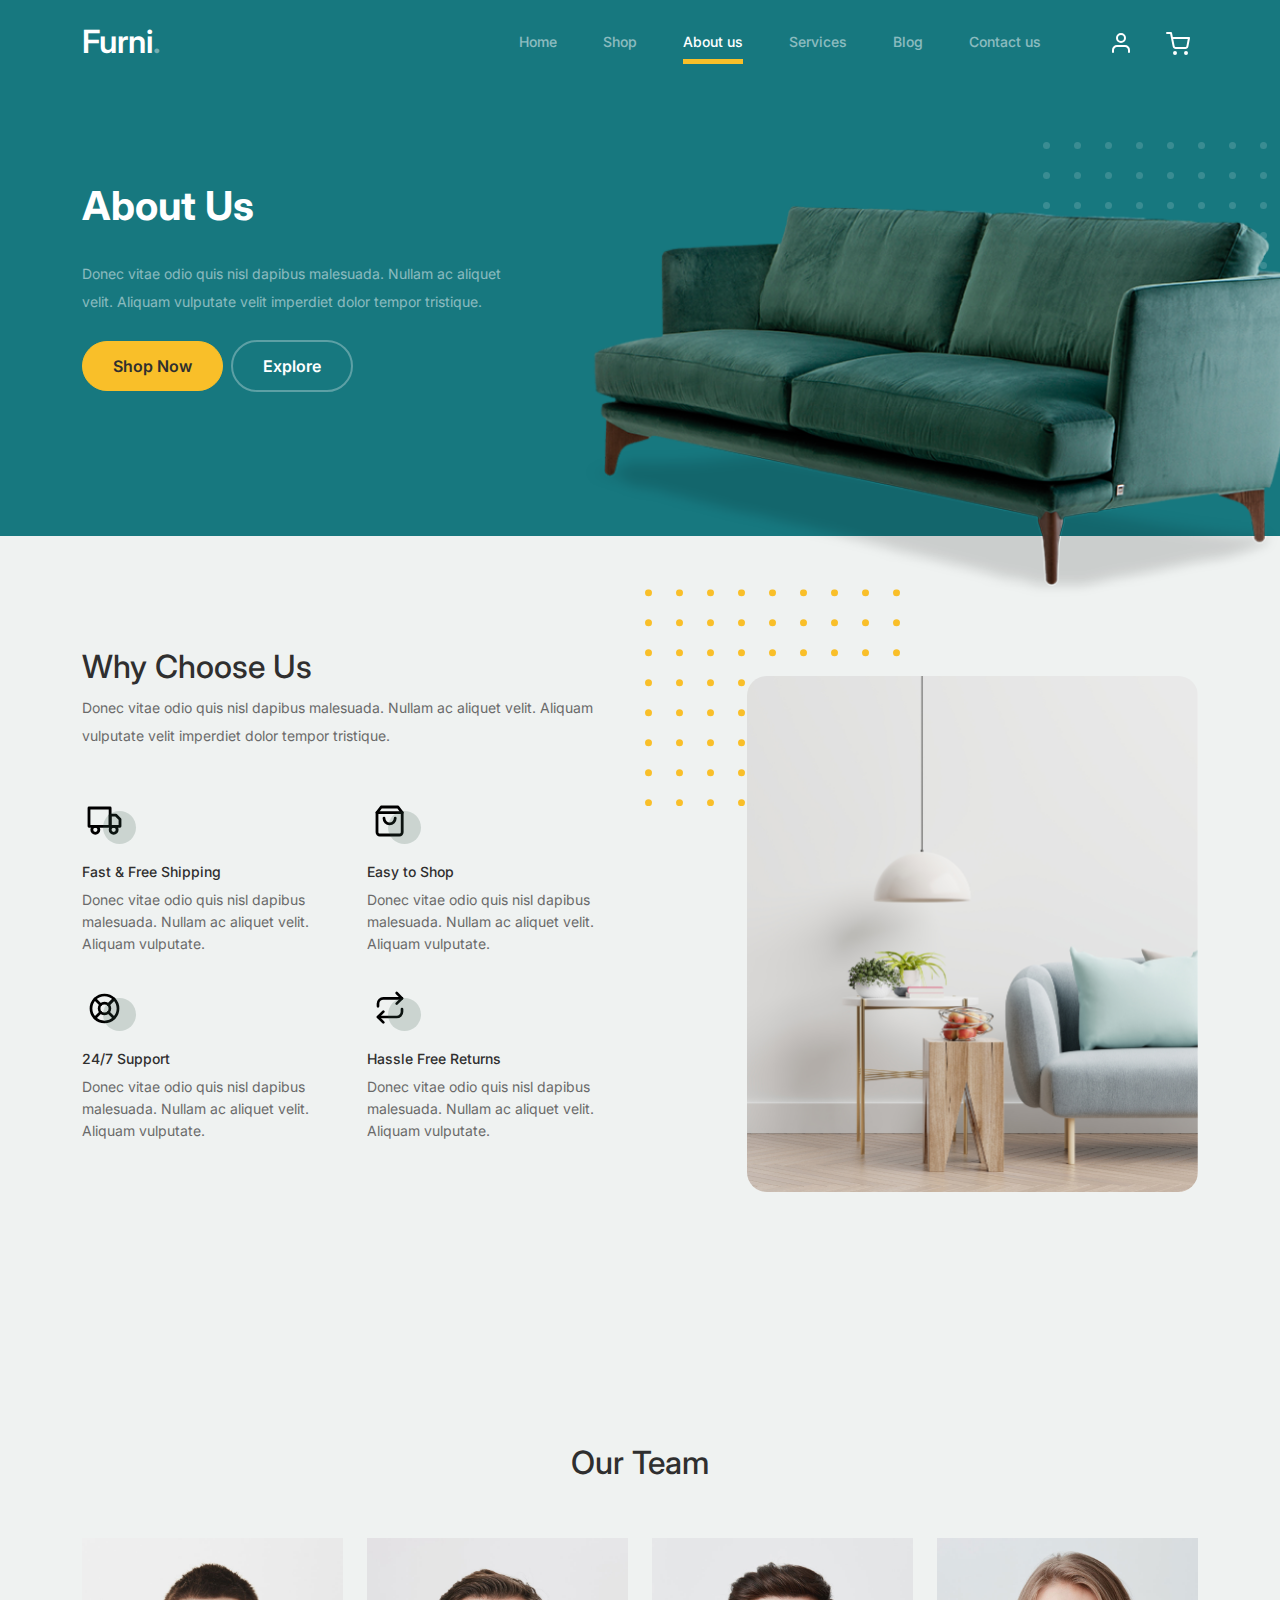
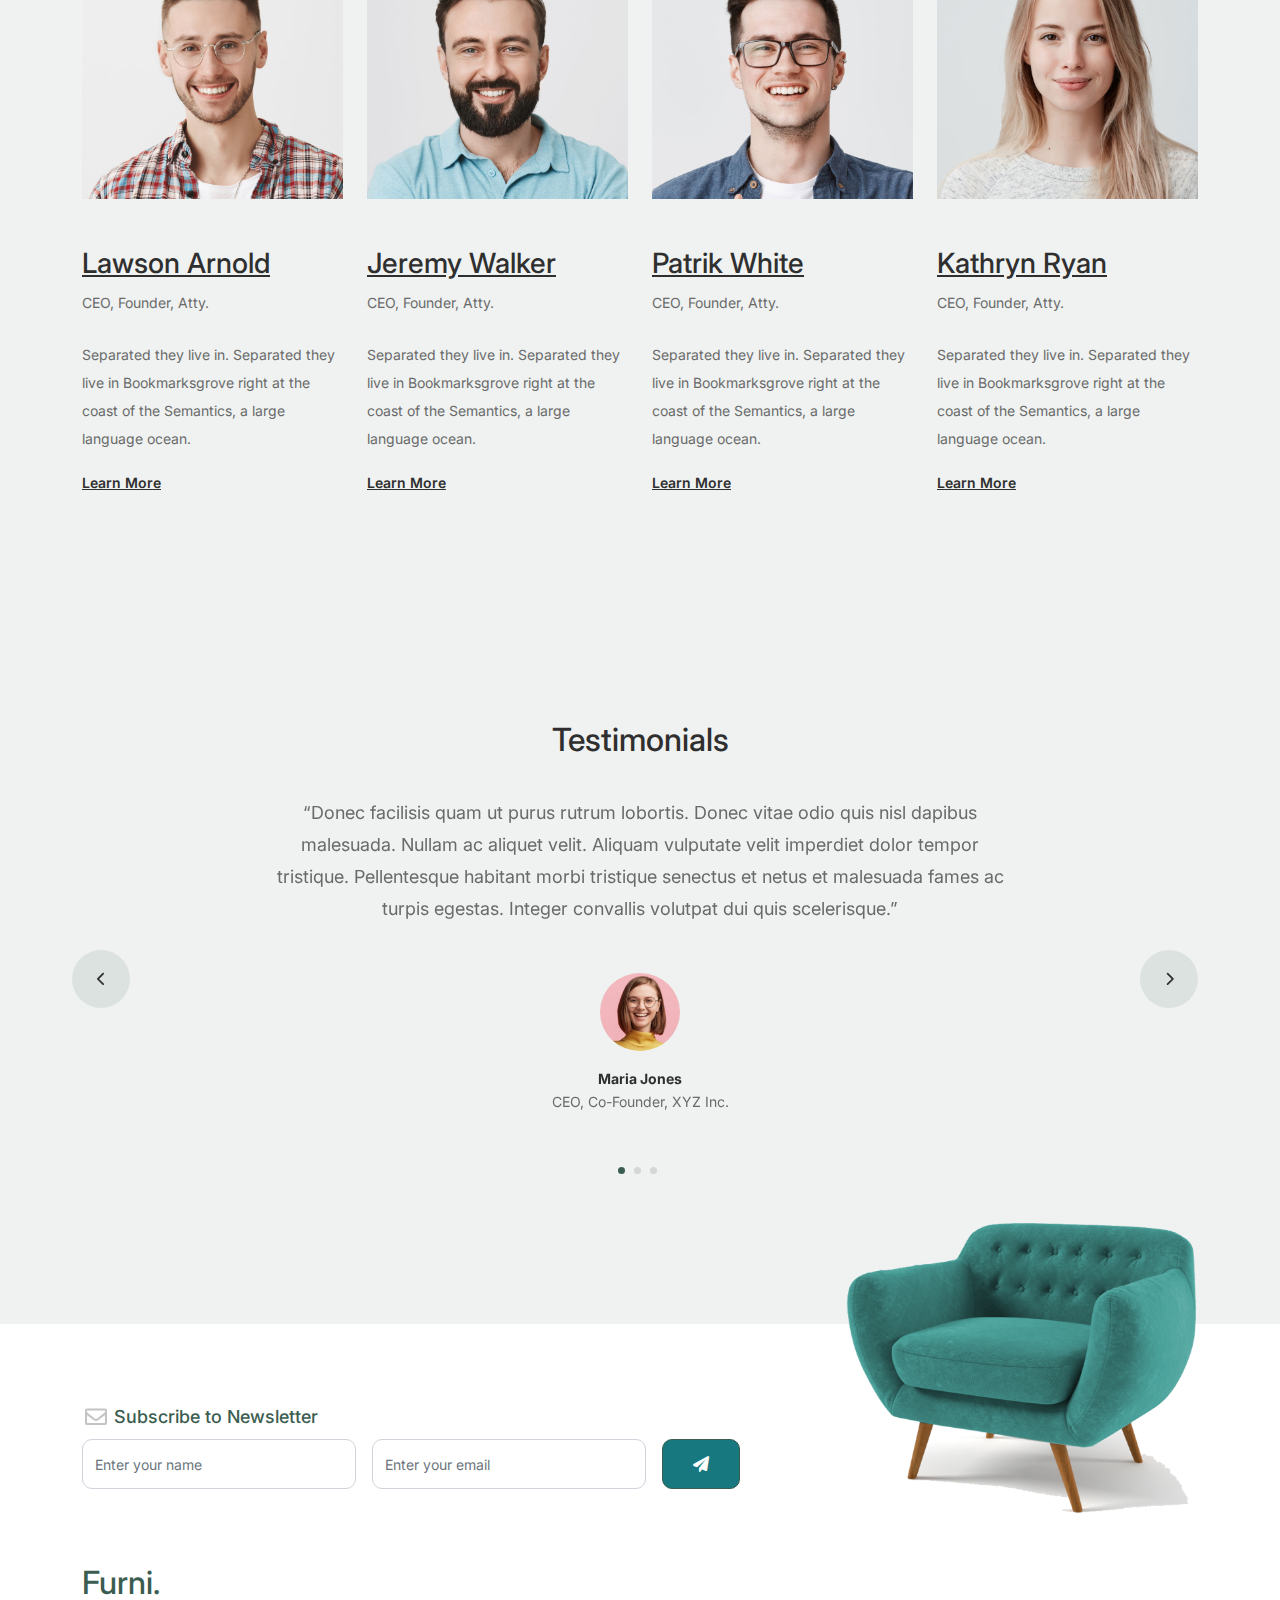
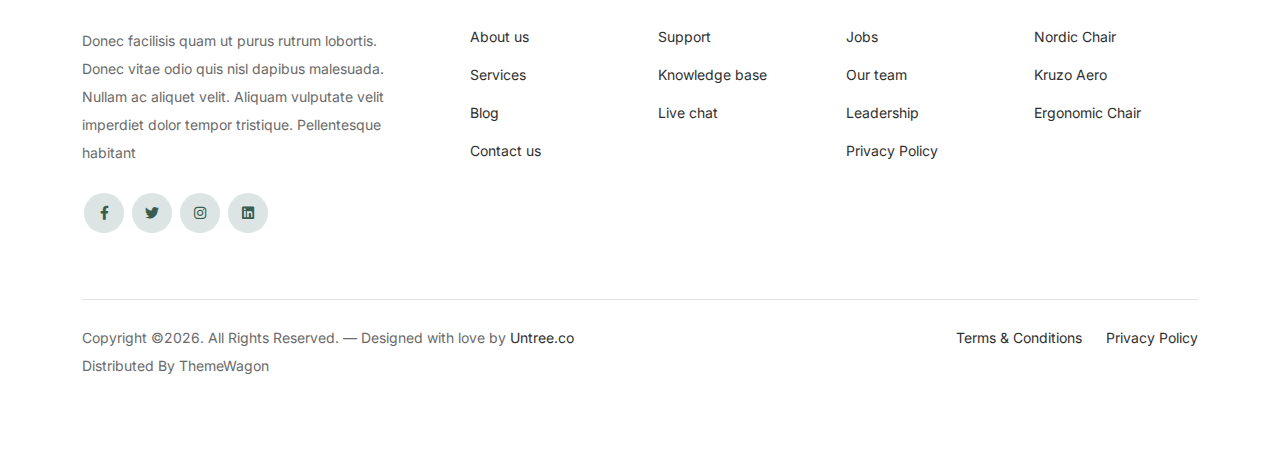
<file: furni-1.0.0/about.html>
<!-- /*
* Bootstrap 5
* Template Name: Furni
* Template Author: Untree.co
* Template URI: https://untree.co/
* License: https://creativecommons.org/licenses/by/3.0/
*/ -->
<!doctype html>
<html lang="en">
<head>
  <meta charset="utf-8">
  <meta name="viewport" content="width=device-width, initial-scale=1, shrink-to-fit=no">
  <meta name="author" content="Untree.co">
  <link rel="shortcut icon" href="favicon.png">

  <meta name="description" content="" />
  <meta name="keywords" content="bootstrap, bootstrap4" />

		<!-- Bootstrap CSS -->
		<link href="css/bootstrap.min.css" rel="stylesheet">
		<link href="https://cdnjs.cloudflare.com/ajax/libs/font-awesome/6.0.0-beta3/css/all.min.css" rel="stylesheet">
		<link href="css/tiny-slider.css" rel="stylesheet">
		<link href="css/style.css" rel="stylesheet">
		<title>Furni Free Bootstrap 5 Template for Furniture and Interior Design Websites by Untree.co </title>
	</head>

	<body>

		<!-- Start Header/Navigation -->
		<nav class="custom-navbar navbar navbar navbar-expand-md navbar-dark bg-dark" arial-label="Furni navigation bar">

			<div class="container">
				<a class="navbar-brand" href="index.html">Furni<span>.</span></a>

				<button class="navbar-toggler" type="button" data-bs-toggle="collapse" data-bs-target="#navbarsFurni" aria-controls="navbarsFurni" aria-expanded="false" aria-label="Toggle navigation">
					<span class="navbar-toggler-icon"></span>
				</button>

				<div class="collapse navbar-collapse" id="navbarsFurni">
					<ul class="custom-navbar-nav navbar-nav ms-auto mb-2 mb-md-0">
						<li class="nav-item ">
							<a class="nav-link" href="index.html">Home</a>
						</li>
						<li><a class="nav-link" href="shop.html">Shop</a></li>
						<li class="active"><a class="nav-link" href="about.html">About us</a></li>
						<li><a class="nav-link" href="services.html">Services</a></li>
						<li><a class="nav-link" href="blog.html">Blog</a></li>
						<li><a class="nav-link" href="contact.html">Contact us</a></li>
					</ul>

					<ul class="custom-navbar-cta navbar-nav mb-2 mb-md-0 ms-5">
						<li><a class="nav-link" href="#"><img src="images/user.svg"></a></li>
						<li><a class="nav-link" href="cart.html"><img src="images/cart.svg"></a></li>
					</ul>
				</div>
			</div>
				
		</nav>
		<!-- End Header/Navigation -->

		<!-- Start Hero Section -->
			<div class="hero">
				<div class="container">
					<div class="row justify-content-between">
						<div class="col-lg-5">
							<div class="intro-excerpt">
								<h1>About Us</h1>
								<p class="mb-4">Donec vitae odio quis nisl dapibus malesuada. Nullam ac aliquet velit. Aliquam vulputate velit imperdiet dolor tempor tristique.</p>
								<p><a href="" class="btn btn-secondary me-2">Shop Now</a><a href="#" class="btn btn-white-outline">Explore</a></p>
							</div>
						</div>
						<div class="col-lg-7">
							<div class="hero-img-wrap">
								<img src="images/couch.png" class="img-fluid">
							</div>
						</div>
					</div>
				</div>
			</div>
		<!-- End Hero Section -->

		

		<!-- Start Why Choose Us Section -->
		<div class="why-choose-section">
			<div class="container">
				<div class="row justify-content-between align-items-center">
					<div class="col-lg-6">
						<h2 class="section-title">Why Choose Us</h2>
						<p>Donec vitae odio quis nisl dapibus malesuada. Nullam ac aliquet velit. Aliquam vulputate velit imperdiet dolor tempor tristique.</p>

						<div class="row my-5">
							<div class="col-6 col-md-6">
								<div class="feature">
									<div class="icon">
										<img src="images/truck.svg" alt="Image" class="imf-fluid">
									</div>
									<h3>Fast &amp; Free Shipping</h3>
									<p>Donec vitae odio quis nisl dapibus malesuada. Nullam ac aliquet velit. Aliquam vulputate.</p>
								</div>
							</div>

							<div class="col-6 col-md-6">
								<div class="feature">
									<div class="icon">
										<img src="images/bag.svg" alt="Image" class="imf-fluid">
									</div>
									<h3>Easy to Shop</h3>
									<p>Donec vitae odio quis nisl dapibus malesuada. Nullam ac aliquet velit. Aliquam vulputate.</p>
								</div>
							</div>

							<div class="col-6 col-md-6">
								<div class="feature">
									<div class="icon">
										<img src="images/support.svg" alt="Image" class="imf-fluid">
									</div>
									<h3>24/7 Support</h3>
									<p>Donec vitae odio quis nisl dapibus malesuada. Nullam ac aliquet velit. Aliquam vulputate.</p>
								</div>
							</div>

							<div class="col-6 col-md-6">
								<div class="feature">
									<div class="icon">
										<img src="images/return.svg" alt="Image" class="imf-fluid">
									</div>
									<h3>Hassle Free Returns</h3>
									<p>Donec vitae odio quis nisl dapibus malesuada. Nullam ac aliquet velit. Aliquam vulputate.</p>
								</div>
							</div>

						</div>
					</div>

					<div class="col-lg-5">
						<div class="img-wrap">
							<img src="images/why-choose-us-img.jpg" alt="Image" class="img-fluid">
						</div>
					</div>

				</div>
			</div>
		</div>
		<!-- End Why Choose Us Section -->

		<!-- Start Team Section -->
		<div class="untree_co-section">
			<div class="container">

				<div class="row mb-5">
					<div class="col-lg-5 mx-auto text-center">
						<h2 class="section-title">Our Team</h2>
					</div>
				</div>

				<div class="row">

					<!-- Start Column 1 -->
					<div class="col-12 col-md-6 col-lg-3 mb-5 mb-md-0">
						<img src="images/person_1.jpg" class="img-fluid mb-5">
						<h3 clas><a href="#"><span class="">Lawson</span> Arnold</a></h3>
            <span class="d-block position mb-4">CEO, Founder, Atty.</span>
            <p>Separated they live in.
            Separated they live in Bookmarksgrove right at the coast of the Semantics, a large language ocean.</p>
            <p class="mb-0"><a href="#" class="more dark">Learn More <span class="icon-arrow_forward"></span></a></p>
					</div> 
					<!-- End Column 1 -->

					<!-- Start Column 2 -->
					<div class="col-12 col-md-6 col-lg-3 mb-5 mb-md-0">
						<img src="images/person_2.jpg" class="img-fluid mb-5">

						<h3 clas><a href="#"><span class="">Jeremy</span> Walker</a></h3>
            <span class="d-block position mb-4">CEO, Founder, Atty.</span>
            <p>Separated they live in.
            Separated they live in Bookmarksgrove right at the coast of the Semantics, a large language ocean.</p>
            <p class="mb-0"><a href="#" class="more dark">Learn More <span class="icon-arrow_forward"></span></a></p>

					</div> 
					<!-- End Column 2 -->

					<!-- Start Column 3 -->
					<div class="col-12 col-md-6 col-lg-3 mb-5 mb-md-0">
						<img src="images/person_3.jpg" class="img-fluid mb-5">
						<h3 clas><a href="#"><span class="">Patrik</span> White</a></h3>
            <span class="d-block position mb-4">CEO, Founder, Atty.</span>
            <p>Separated they live in.
            Separated they live in Bookmarksgrove right at the coast of the Semantics, a large language ocean.</p>
            <p class="mb-0"><a href="#" class="more dark">Learn More <span class="icon-arrow_forward"></span></a></p>
					</div> 
					<!-- End Column 3 -->

					<!-- Start Column 4 -->
					<div class="col-12 col-md-6 col-lg-3 mb-5 mb-md-0">
						<img src="images/person_4.jpg" class="img-fluid mb-5">

						<h3 clas><a href="#"><span class="">Kathryn</span> Ryan</a></h3>
            <span class="d-block position mb-4">CEO, Founder, Atty.</span>
            <p>Separated they live in.
            Separated they live in Bookmarksgrove right at the coast of the Semantics, a large language ocean.</p>
            <p class="mb-0"><a href="#" class="more dark">Learn More <span class="icon-arrow_forward"></span></a></p>

          
					</div> 
					<!-- End Column 4 -->

					

				</div>
			</div>
		</div>
		<!-- End Team Section -->

		

		<!-- Start Testimonial Slider -->
		<div class="testimonial-section before-footer-section">
			<div class="container">
				<div class="row">
					<div class="col-lg-7 mx-auto text-center">
						<h2 class="section-title">Testimonials</h2>
					</div>
				</div>

				<div class="row justify-content-center">
					<div class="col-lg-12">
						<div class="testimonial-slider-wrap text-center">

							<div id="testimonial-nav">
								<span class="prev" data-controls="prev"><span class="fa fa-chevron-left"></span></span>
								<span class="next" data-controls="next"><span class="fa fa-chevron-right"></span></span>
							</div>

							<div class="testimonial-slider">
								
								<div class="item">
									<div class="row justify-content-center">
										<div class="col-lg-8 mx-auto">

											<div class="testimonial-block text-center">
												<blockquote class="mb-5">
													<p>&ldquo;Donec facilisis quam ut purus rutrum lobortis. Donec vitae odio quis nisl dapibus malesuada. Nullam ac aliquet velit. Aliquam vulputate velit imperdiet dolor tempor tristique. Pellentesque habitant morbi tristique senectus et netus et malesuada fames ac turpis egestas. Integer convallis volutpat dui quis scelerisque.&rdquo;</p>
												</blockquote>

												<div class="author-info">
													<div class="author-pic">
														<img src="images/person-1.png" alt="Maria Jones" class="img-fluid">
													</div>
													<h3 class="font-weight-bold">Maria Jones</h3>
													<span class="position d-block mb-3">CEO, Co-Founder, XYZ Inc.</span>
												</div>
											</div>

										</div>
									</div>
								</div> 
								<!-- END item -->

								<div class="item">
									<div class="row justify-content-center">
										<div class="col-lg-8 mx-auto">

											<div class="testimonial-block text-center">
												<blockquote class="mb-5">
													<p>&ldquo;Donec facilisis quam ut purus rutrum lobortis. Donec vitae odio quis nisl dapibus malesuada. Nullam ac aliquet velit. Aliquam vulputate velit imperdiet dolor tempor tristique. Pellentesque habitant morbi tristique senectus et netus et malesuada fames ac turpis egestas. Integer convallis volutpat dui quis scelerisque.&rdquo;</p>
												</blockquote>

												<div class="author-info">
													<div class="author-pic">
														<img src="images/person-1.png" alt="Maria Jones" class="img-fluid">
													</div>
													<h3 class="font-weight-bold">Maria Jones</h3>
													<span class="position d-block mb-3">CEO, Co-Founder, XYZ Inc.</span>
												</div>
											</div>

										</div>
									</div>
								</div> 
								<!-- END item -->

								<div class="item">
									<div class="row justify-content-center">
										<div class="col-lg-8 mx-auto">

											<div class="testimonial-block text-center">
												<blockquote class="mb-5">
													<p>&ldquo;Donec facilisis quam ut purus rutrum lobortis. Donec vitae odio quis nisl dapibus malesuada. Nullam ac aliquet velit. Aliquam vulputate velit imperdiet dolor tempor tristique. Pellentesque habitant morbi tristique senectus et netus et malesuada fames ac turpis egestas. Integer convallis volutpat dui quis scelerisque.&rdquo;</p>
												</blockquote>

												<div class="author-info">
													<div class="author-pic">
														<img src="images/person-1.png" alt="Maria Jones" class="img-fluid">
													</div>
													<h3 class="font-weight-bold">Maria Jones</h3>
													<span class="position d-block mb-3">CEO, Co-Founder, XYZ Inc.</span>
												</div>
											</div>

										</div>
									</div>
								</div> 
								<!-- END item -->

							</div>

						</div>
					</div>
				</div>
			</div>
		</div>
		<!-- End Testimonial Slider -->

		

		<!-- Start Footer Section -->
		<footer class="footer-section">
			<div class="container relative">

				<div class="sofa-img">
					<img src="images/sofa.png" alt="Image" class="img-fluid">
				</div>

				<div class="row">
					<div class="col-lg-8">
						<div class="subscription-form">
							<h3 class="d-flex align-items-center"><span class="me-1"><img src="images/envelope-outline.svg" alt="Image" class="img-fluid"></span><span>Subscribe to Newsletter</span></h3>

							<form action="#" class="row g-3">
								<div class="col-auto">
									<input type="text" class="form-control" placeholder="Enter your name">
								</div>
								<div class="col-auto">
									<input type="email" class="form-control" placeholder="Enter your email">
								</div>
								<div class="col-auto">
									<button class="btn btn-primary">
										<span class="fa fa-paper-plane"></span>
									</button>
								</div>
							</form>

						</div>
					</div>
				</div>

				<div class="row g-5 mb-5">
					<div class="col-lg-4">
						<div class="mb-4 footer-logo-wrap"><a href="#" class="footer-logo">Furni<span>.</span></a></div>
						<p class="mb-4">Donec facilisis quam ut purus rutrum lobortis. Donec vitae odio quis nisl dapibus malesuada. Nullam ac aliquet velit. Aliquam vulputate velit imperdiet dolor tempor tristique. Pellentesque habitant</p>

						<ul class="list-unstyled custom-social">
							<li><a href="#"><span class="fa fa-brands fa-facebook-f"></span></a></li>
							<li><a href="#"><span class="fa fa-brands fa-twitter"></span></a></li>
							<li><a href="#"><span class="fa fa-brands fa-instagram"></span></a></li>
							<li><a href="#"><span class="fa fa-brands fa-linkedin"></span></a></li>
						</ul>
					</div>

					<div class="col-lg-8">
						<div class="row links-wrap">
							<div class="col-6 col-sm-6 col-md-3">
								<ul class="list-unstyled">
									<li><a href="#">About us</a></li>
									<li><a href="#">Services</a></li>
									<li><a href="#">Blog</a></li>
									<li><a href="#">Contact us</a></li>
								</ul>
							</div>

							<div class="col-6 col-sm-6 col-md-3">
								<ul class="list-unstyled">
									<li><a href="#">Support</a></li>
									<li><a href="#">Knowledge base</a></li>
									<li><a href="#">Live chat</a></li>
								</ul>
							</div>

							<div class="col-6 col-sm-6 col-md-3">
								<ul class="list-unstyled">
									<li><a href="#">Jobs</a></li>
									<li><a href="#">Our team</a></li>
									<li><a href="#">Leadership</a></li>
									<li><a href="#">Privacy Policy</a></li>
								</ul>
							</div>

							<div class="col-6 col-sm-6 col-md-3">
								<ul class="list-unstyled">
									<li><a href="#">Nordic Chair</a></li>
									<li><a href="#">Kruzo Aero</a></li>
									<li><a href="#">Ergonomic Chair</a></li>
								</ul>
							</div>
						</div>
					</div>

				</div>

				<div class="border-top copyright">
					<div class="row pt-4">
						<div class="col-lg-6">
							<p class="mb-2 text-center text-lg-start">Copyright &copy;<script>document.write(new Date().getFullYear());</script>. All Rights Reserved. &mdash; Designed with love by <a href="https://untree.co">Untree.co</a> Distributed By <a hreff="https://themewagon.com">ThemeWagon</a>  <!-- License information: https://untree.co/license/ -->
            </p>
						</div>

						<div class="col-lg-6 text-center text-lg-end">
							<ul class="list-unstyled d-inline-flex ms-auto">
								<li class="me-4"><a href="#">Terms &amp; Conditions</a></li>
								<li><a href="#">Privacy Policy</a></li>
							</ul>
						</div>

					</div>
				</div>

			</div>
		</footer>
		<!-- End Footer Section -->	


		<script src="js/bootstrap.bundle.min.js"></script>
		<script src="js/tiny-slider.js"></script>
		<script src="js/custom.js"></script>
	</body>

</html>
</file>
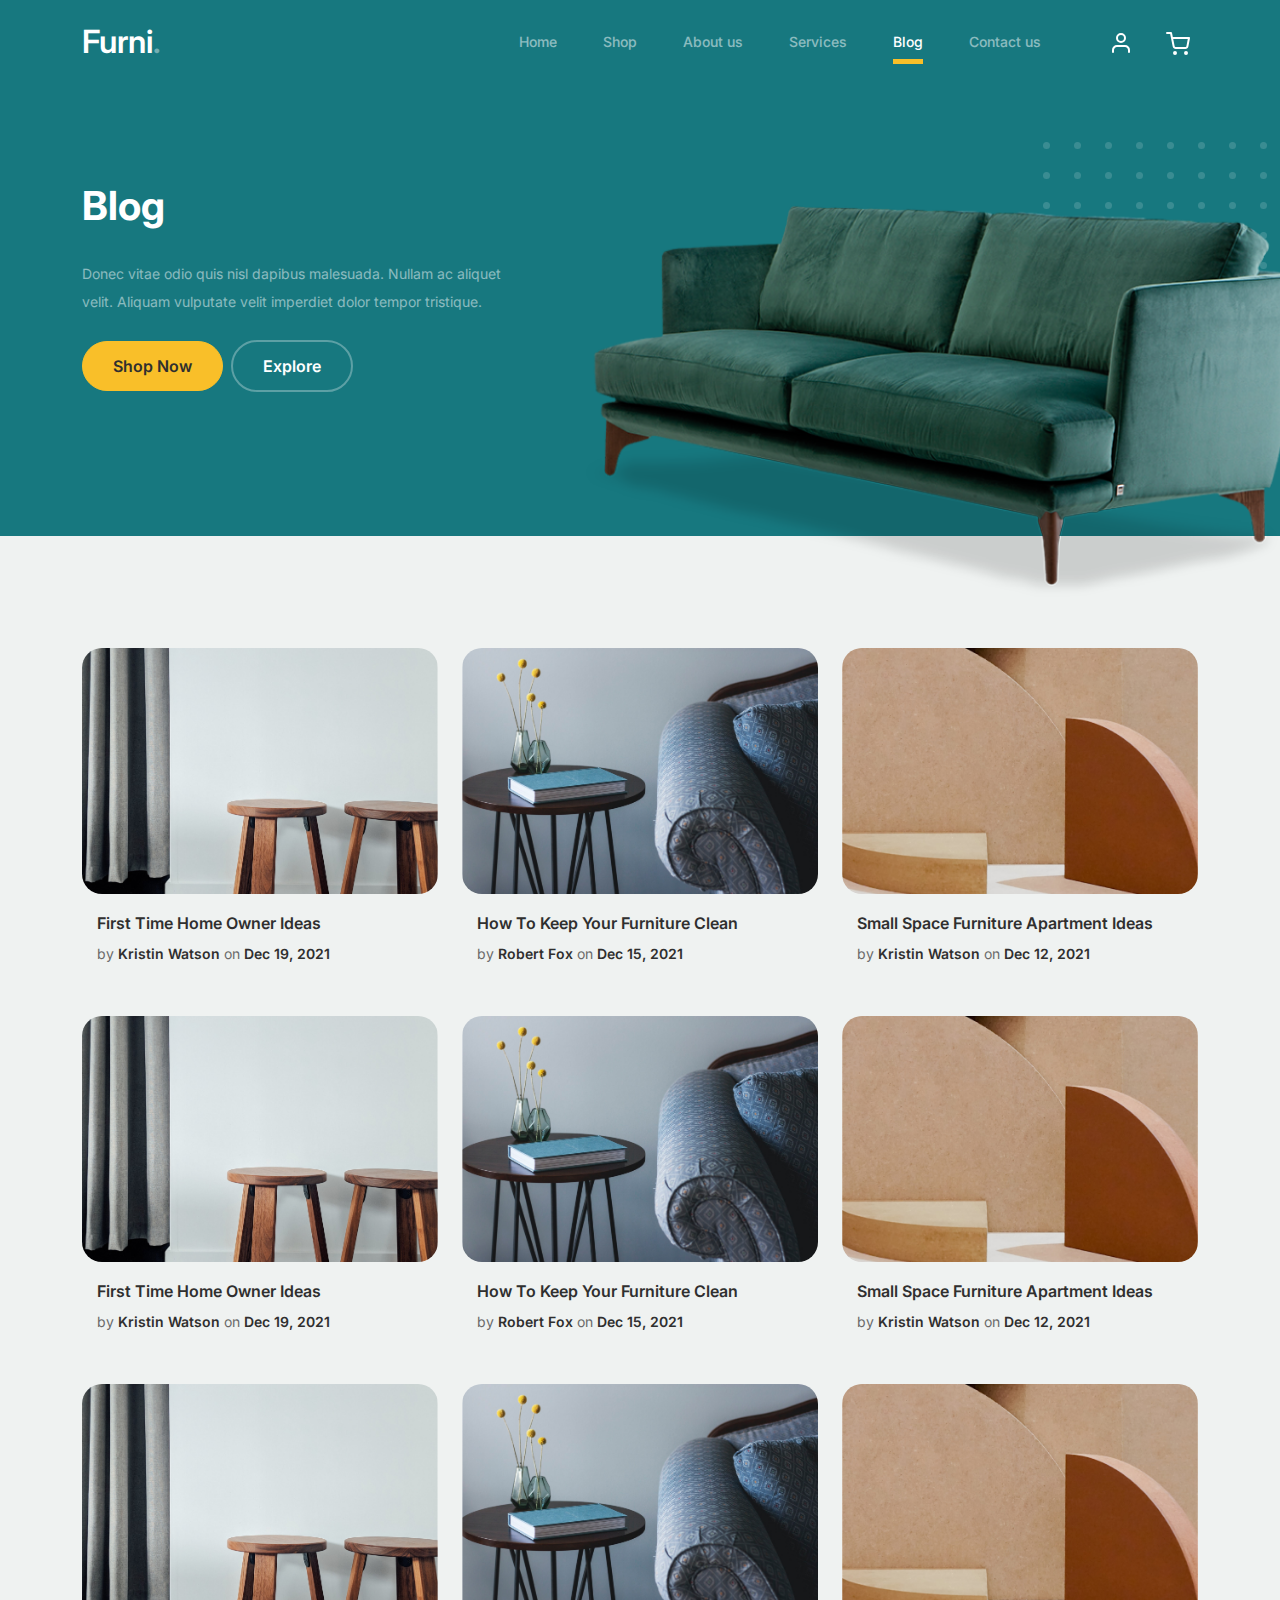
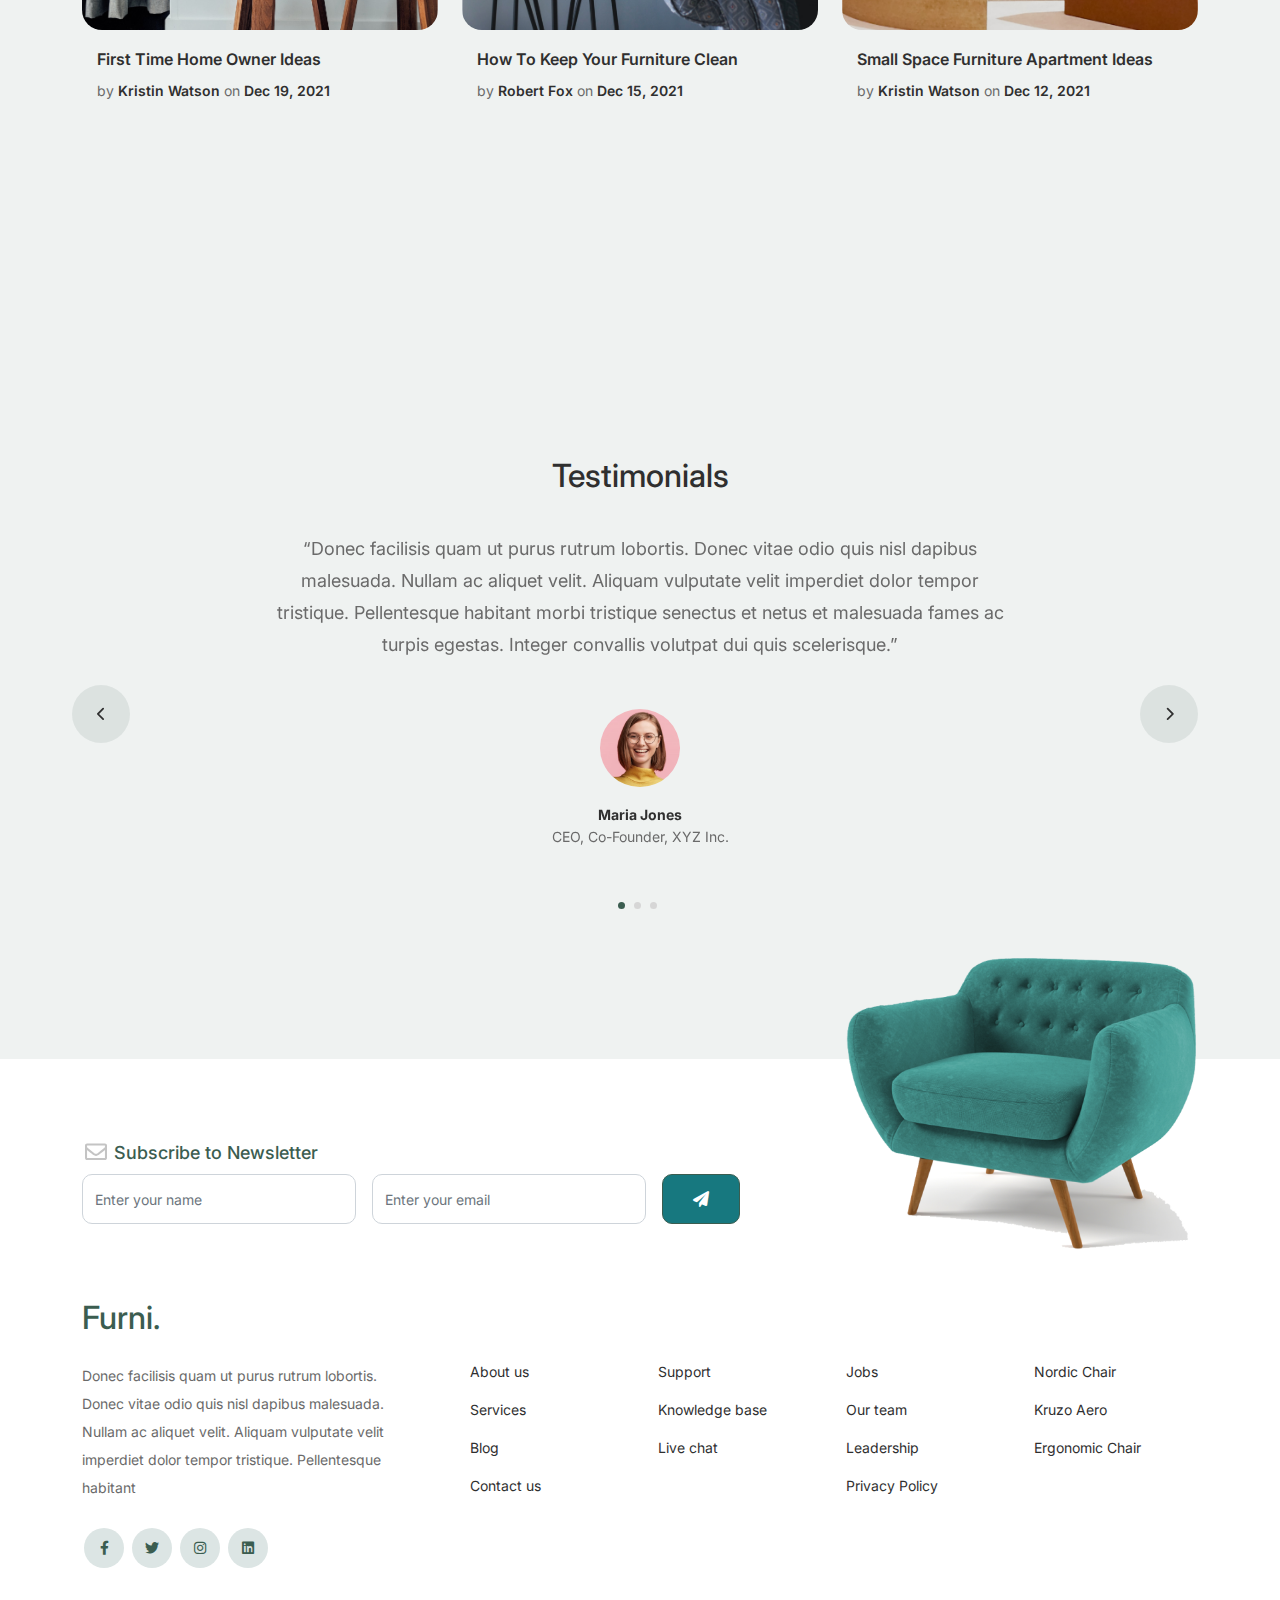
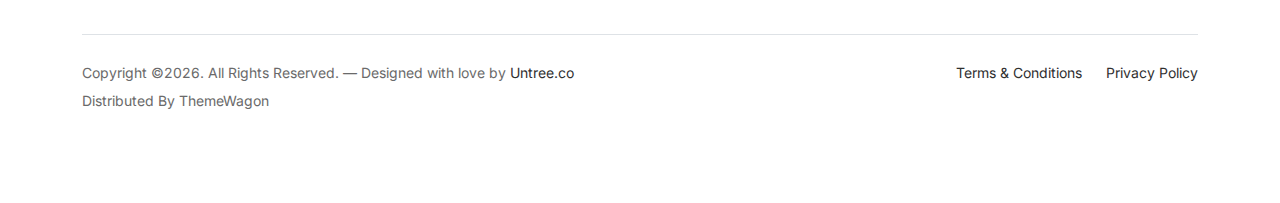
<file: furni-1.0.0/blog.html>
<!-- /*
* Bootstrap 5
* Template Name: Furni
* Template Author: Untree.co
* Template URI: https://untree.co/
* License: https://creativecommons.org/licenses/by/3.0/
*/ -->
<!doctype html>
<html lang="en">
<head>
  <meta charset="utf-8">
  <meta name="viewport" content="width=device-width, initial-scale=1, shrink-to-fit=no">
  <meta name="author" content="Untree.co">
  <link rel="shortcut icon" href="favicon.png">

  <meta name="description" content="" />
  <meta name="keywords" content="bootstrap, bootstrap4" />

		<!-- Bootstrap CSS -->
		<link href="css/bootstrap.min.css" rel="stylesheet">
		<link href="https://cdnjs.cloudflare.com/ajax/libs/font-awesome/6.0.0-beta3/css/all.min.css" rel="stylesheet">
		<link href="css/tiny-slider.css" rel="stylesheet">
		<link href="css/style.css" rel="stylesheet">
		<title>Furni Free Bootstrap 5 Template for Furniture and Interior Design Websites by Untree.co </title>
	</head>

	<body>

		<!-- Start Header/Navigation -->
		<nav class="custom-navbar navbar navbar navbar-expand-md navbar-dark bg-dark" arial-label="Furni navigation bar">

			<div class="container">
				<a class="navbar-brand" href="index.html">Furni<span>.</span></a>

				<button class="navbar-toggler" type="button" data-bs-toggle="collapse" data-bs-target="#navbarsFurni" aria-controls="navbarsFurni" aria-expanded="false" aria-label="Toggle navigation">
					<span class="navbar-toggler-icon"></span>
				</button>

				<div class="collapse navbar-collapse" id="navbarsFurni">
					<ul class="custom-navbar-nav navbar-nav ms-auto mb-2 mb-md-0">
						<li class="nav-item">
							<a class="nav-link" href="index.html">Home</a>
						</li>
						<li><a class="nav-link" href="shop.html">Shop</a></li>
						<li><a class="nav-link" href="about.html">About us</a></li>
						<li><a class="nav-link" href="services.html">Services</a></li>
						<li class="active"><a class="nav-link" href="blog.html">Blog</a></li>
						<li><a class="nav-link" href="contact.html">Contact us</a></li>
					</ul>

					<ul class="custom-navbar-cta navbar-nav mb-2 mb-md-0 ms-5">
						<li><a class="nav-link" href="#"><img src="images/user.svg"></a></li>
						<li><a class="nav-link" href="cart.html"><img src="images/cart.svg"></a></li>
					</ul>
				</div>
			</div>
				
		</nav>
		<!-- End Header/Navigation -->

		<!-- Start Hero Section -->
			<div class="hero">
				<div class="container">
					<div class="row justify-content-between">
						<div class="col-lg-5">
							<div class="intro-excerpt">
								<h1>Blog</h1>
								<p class="mb-4">Donec vitae odio quis nisl dapibus malesuada. Nullam ac aliquet velit. Aliquam vulputate velit imperdiet dolor tempor tristique.</p>
								<p><a href="" class="btn btn-secondary me-2">Shop Now</a><a href="#" class="btn btn-white-outline">Explore</a></p>
							</div>
						</div>
						<div class="col-lg-7">
							<div class="hero-img-wrap">
								<img src="images/couch.png" class="img-fluid">
							</div>
						</div>
					</div>
				</div>
			</div>
		<!-- End Hero Section -->

		

		<!-- Start Blog Section -->
		<div class="blog-section">
			<div class="container">
				
				<div class="row">

					<div class="col-12 col-sm-6 col-md-4 mb-5">
						<div class="post-entry">
							<a href="#" class="post-thumbnail"><img src="images/post-1.jpg" alt="Image" class="img-fluid"></a>
							<div class="post-content-entry">
								<h3><a href="#">First Time Home Owner Ideas</a></h3>
								<div class="meta">
									<span>by <a href="#">Kristin Watson</a></span> <span>on <a href="#">Dec 19, 2021</a></span>
								</div>
							</div>
						</div>
					</div>

					<div class="col-12 col-sm-6 col-md-4 mb-5">
						<div class="post-entry">
							<a href="#" class="post-thumbnail"><img src="images/post-2.jpg" alt="Image" class="img-fluid"></a>
							<div class="post-content-entry">
								<h3><a href="#">How To Keep Your Furniture Clean</a></h3>
								<div class="meta">
									<span>by <a href="#">Robert Fox</a></span> <span>on <a href="#">Dec 15, 2021</a></span>
								</div>
							</div>
						</div>
					</div>

					<div class="col-12 col-sm-6 col-md-4 mb-5">
						<div class="post-entry">
							<a href="#" class="post-thumbnail"><img src="images/post-3.jpg" alt="Image" class="img-fluid"></a>
							<div class="post-content-entry">
								<h3><a href="#">Small Space Furniture Apartment Ideas</a></h3>
								<div class="meta">
									<span>by <a href="#">Kristin Watson</a></span> <span>on <a href="#">Dec 12, 2021</a></span>
								</div>
							</div>
						</div>
					</div>

					<div class="col-12 col-sm-6 col-md-4 mb-5">
						<div class="post-entry">
							<a href="#" class="post-thumbnail"><img src="images/post-1.jpg" alt="Image" class="img-fluid"></a>
							<div class="post-content-entry">
								<h3><a href="#">First Time Home Owner Ideas</a></h3>
								<div class="meta">
									<span>by <a href="#">Kristin Watson</a></span> <span>on <a href="#">Dec 19, 2021</a></span>
								</div>
							</div>
						</div>
					</div>

					<div class="col-12 col-sm-6 col-md-4 mb-5">
						<div class="post-entry">
							<a href="#" class="post-thumbnail"><img src="images/post-2.jpg" alt="Image" class="img-fluid"></a>
							<div class="post-content-entry">
								<h3><a href="#">How To Keep Your Furniture Clean</a></h3>
								<div class="meta">
									<span>by <a href="#">Robert Fox</a></span> <span>on <a href="#">Dec 15, 2021</a></span>
								</div>
							</div>
						</div>
					</div>

					<div class="col-12 col-sm-6 col-md-4 mb-5">
						<div class="post-entry">
							<a href="#" class="post-thumbnail"><img src="images/post-3.jpg" alt="Image" class="img-fluid"></a>
							<div class="post-content-entry">
								<h3><a href="#">Small Space Furniture Apartment Ideas</a></h3>
								<div class="meta">
									<span>by <a href="#">Kristin Watson</a></span> <span>on <a href="#">Dec 12, 2021</a></span>
								</div>
							</div>
						</div>
					</div>

					<div class="col-12 col-sm-6 col-md-4 mb-5">
						<div class="post-entry">
							<a href="#" class="post-thumbnail"><img src="images/post-1.jpg" alt="Image" class="img-fluid"></a>
							<div class="post-content-entry">
								<h3><a href="#">First Time Home Owner Ideas</a></h3>
								<div class="meta">
									<span>by <a href="#">Kristin Watson</a></span> <span>on <a href="#">Dec 19, 2021</a></span>
								</div>
							</div>
						</div>
					</div>

					<div class="col-12 col-sm-6 col-md-4 mb-5">
						<div class="post-entry">
							<a href="#" class="post-thumbnail"><img src="images/post-2.jpg" alt="Image" class="img-fluid"></a>
							<div class="post-content-entry">
								<h3><a href="#">How To Keep Your Furniture Clean</a></h3>
								<div class="meta">
									<span>by <a href="#">Robert Fox</a></span> <span>on <a href="#">Dec 15, 2021</a></span>
								</div>
							</div>
						</div>
					</div>

					<div class="col-12 col-sm-6 col-md-4 mb-5">
						<div class="post-entry">
							<a href="#" class="post-thumbnail"><img src="images/post-3.jpg" alt="Image" class="img-fluid"></a>
							<div class="post-content-entry">
								<h3><a href="#">Small Space Furniture Apartment Ideas</a></h3>
								<div class="meta">
									<span>by <a href="#">Kristin Watson</a></span> <span>on <a href="#">Dec 12, 2021</a></span>
								</div>
							</div>
						</div>
					</div>

				</div>
			</div>
		</div>
		<!-- End Blog Section -->	

		

		<!-- Start Testimonial Slider -->
		<div class="testimonial-section before-footer-section">
			<div class="container">
				<div class="row">
					<div class="col-lg-7 mx-auto text-center">
						<h2 class="section-title">Testimonials</h2>
					</div>
				</div>

				<div class="row justify-content-center">
					<div class="col-lg-12">
						<div class="testimonial-slider-wrap text-center">

							<div id="testimonial-nav">
								<span class="prev" data-controls="prev"><span class="fa fa-chevron-left"></span></span>
								<span class="next" data-controls="next"><span class="fa fa-chevron-right"></span></span>
							</div>

							<div class="testimonial-slider">
								
								<div class="item">
									<div class="row justify-content-center">
										<div class="col-lg-8 mx-auto">

											<div class="testimonial-block text-center">
												<blockquote class="mb-5">
													<p>&ldquo;Donec facilisis quam ut purus rutrum lobortis. Donec vitae odio quis nisl dapibus malesuada. Nullam ac aliquet velit. Aliquam vulputate velit imperdiet dolor tempor tristique. Pellentesque habitant morbi tristique senectus et netus et malesuada fames ac turpis egestas. Integer convallis volutpat dui quis scelerisque.&rdquo;</p>
												</blockquote>

												<div class="author-info">
													<div class="author-pic">
														<img src="images/person-1.png" alt="Maria Jones" class="img-fluid">
													</div>
													<h3 class="font-weight-bold">Maria Jones</h3>
													<span class="position d-block mb-3">CEO, Co-Founder, XYZ Inc.</span>
												</div>
											</div>

										</div>
									</div>
								</div> 
								<!-- END item -->

								<div class="item">
									<div class="row justify-content-center">
										<div class="col-lg-8 mx-auto">

											<div class="testimonial-block text-center">
												<blockquote class="mb-5">
													<p>&ldquo;Donec facilisis quam ut purus rutrum lobortis. Donec vitae odio quis nisl dapibus malesuada. Nullam ac aliquet velit. Aliquam vulputate velit imperdiet dolor tempor tristique. Pellentesque habitant morbi tristique senectus et netus et malesuada fames ac turpis egestas. Integer convallis volutpat dui quis scelerisque.&rdquo;</p>
												</blockquote>

												<div class="author-info">
													<div class="author-pic">
														<img src="images/person-1.png" alt="Maria Jones" class="img-fluid">
													</div>
													<h3 class="font-weight-bold">Maria Jones</h3>
													<span class="position d-block mb-3">CEO, Co-Founder, XYZ Inc.</span>
												</div>
											</div>

										</div>
									</div>
								</div> 
								<!-- END item -->

								<div class="item">
									<div class="row justify-content-center">
										<div class="col-lg-8 mx-auto">

											<div class="testimonial-block text-center">
												<blockquote class="mb-5">
													<p>&ldquo;Donec facilisis quam ut purus rutrum lobortis. Donec vitae odio quis nisl dapibus malesuada. Nullam ac aliquet velit. Aliquam vulputate velit imperdiet dolor tempor tristique. Pellentesque habitant morbi tristique senectus et netus et malesuada fames ac turpis egestas. Integer convallis volutpat dui quis scelerisque.&rdquo;</p>
												</blockquote>

												<div class="author-info">
													<div class="author-pic">
														<img src="images/person-1.png" alt="Maria Jones" class="img-fluid">
													</div>
													<h3 class="font-weight-bold">Maria Jones</h3>
													<span class="position d-block mb-3">CEO, Co-Founder, XYZ Inc.</span>
												</div>
											</div>

										</div>
									</div>
								</div> 
								<!-- END item -->

							</div>

						</div>
					</div>
				</div>
			</div>
		</div>
		<!-- End Testimonial Slider -->

		

		<!-- Start Footer Section -->
		<footer class="footer-section">
			<div class="container relative">

				<div class="sofa-img">
					<img src="images/sofa.png" alt="Image" class="img-fluid">
				</div>

				<div class="row">
					<div class="col-lg-8">
						<div class="subscription-form">
							<h3 class="d-flex align-items-center"><span class="me-1"><img src="images/envelope-outline.svg" alt="Image" class="img-fluid"></span><span>Subscribe to Newsletter</span></h3>

							<form action="#" class="row g-3">
								<div class="col-auto">
									<input type="text" class="form-control" placeholder="Enter your name">
								</div>
								<div class="col-auto">
									<input type="email" class="form-control" placeholder="Enter your email">
								</div>
								<div class="col-auto">
									<button class="btn btn-primary">
										<span class="fa fa-paper-plane"></span>
									</button>
								</div>
							</form>

						</div>
					</div>
				</div>

				<div class="row g-5 mb-5">
					<div class="col-lg-4">
						<div class="mb-4 footer-logo-wrap"><a href="#" class="footer-logo">Furni<span>.</span></a></div>
						<p class="mb-4">Donec facilisis quam ut purus rutrum lobortis. Donec vitae odio quis nisl dapibus malesuada. Nullam ac aliquet velit. Aliquam vulputate velit imperdiet dolor tempor tristique. Pellentesque habitant</p>

						<ul class="list-unstyled custom-social">
							<li><a href="#"><span class="fa fa-brands fa-facebook-f"></span></a></li>
							<li><a href="#"><span class="fa fa-brands fa-twitter"></span></a></li>
							<li><a href="#"><span class="fa fa-brands fa-instagram"></span></a></li>
							<li><a href="#"><span class="fa fa-brands fa-linkedin"></span></a></li>
						</ul>
					</div>

					<div class="col-lg-8">
						<div class="row links-wrap">
							<div class="col-6 col-sm-6 col-md-3">
								<ul class="list-unstyled">
									<li><a href="#">About us</a></li>
									<li><a href="#">Services</a></li>
									<li><a href="#">Blog</a></li>
									<li><a href="#">Contact us</a></li>
								</ul>
							</div>

							<div class="col-6 col-sm-6 col-md-3">
								<ul class="list-unstyled">
									<li><a href="#">Support</a></li>
									<li><a href="#">Knowledge base</a></li>
									<li><a href="#">Live chat</a></li>
								</ul>
							</div>

							<div class="col-6 col-sm-6 col-md-3">
								<ul class="list-unstyled">
									<li><a href="#">Jobs</a></li>
									<li><a href="#">Our team</a></li>
									<li><a href="#">Leadership</a></li>
									<li><a href="#">Privacy Policy</a></li>
								</ul>
							</div>

							<div class="col-6 col-sm-6 col-md-3">
								<ul class="list-unstyled">
									<li><a href="#">Nordic Chair</a></li>
									<li><a href="#">Kruzo Aero</a></li>
									<li><a href="#">Ergonomic Chair</a></li>
								</ul>
							</div>
						</div>
					</div>

				</div>

				<div class="border-top copyright">
					<div class="row pt-4">
						<div class="col-lg-6">
							<p class="mb-2 text-center text-lg-start">Copyright &copy;<script>document.write(new Date().getFullYear());</script>. All Rights Reserved. &mdash; Designed with love by <a href="https://untree.co">Untree.co</a> Distributed By <a hreff="https://themewagon.com">ThemeWagon</a>  <!-- License information: https://untree.co/license/ -->
            </p>
						</div>

						<div class="col-lg-6 text-center text-lg-end">
							<ul class="list-unstyled d-inline-flex ms-auto">
								<li class="me-4"><a href="#">Terms &amp; Conditions</a></li>
								<li><a href="#">Privacy Policy</a></li>
							</ul>
						</div>

					</div>
				</div>

			</div>
		</footer>
		<!-- End Footer Section -->	


		<script src="js/bootstrap.bundle.min.js"></script>
		<script src="js/tiny-slider.js"></script>
		<script src="js/custom.js"></script>
	</body>

</html>
</file>
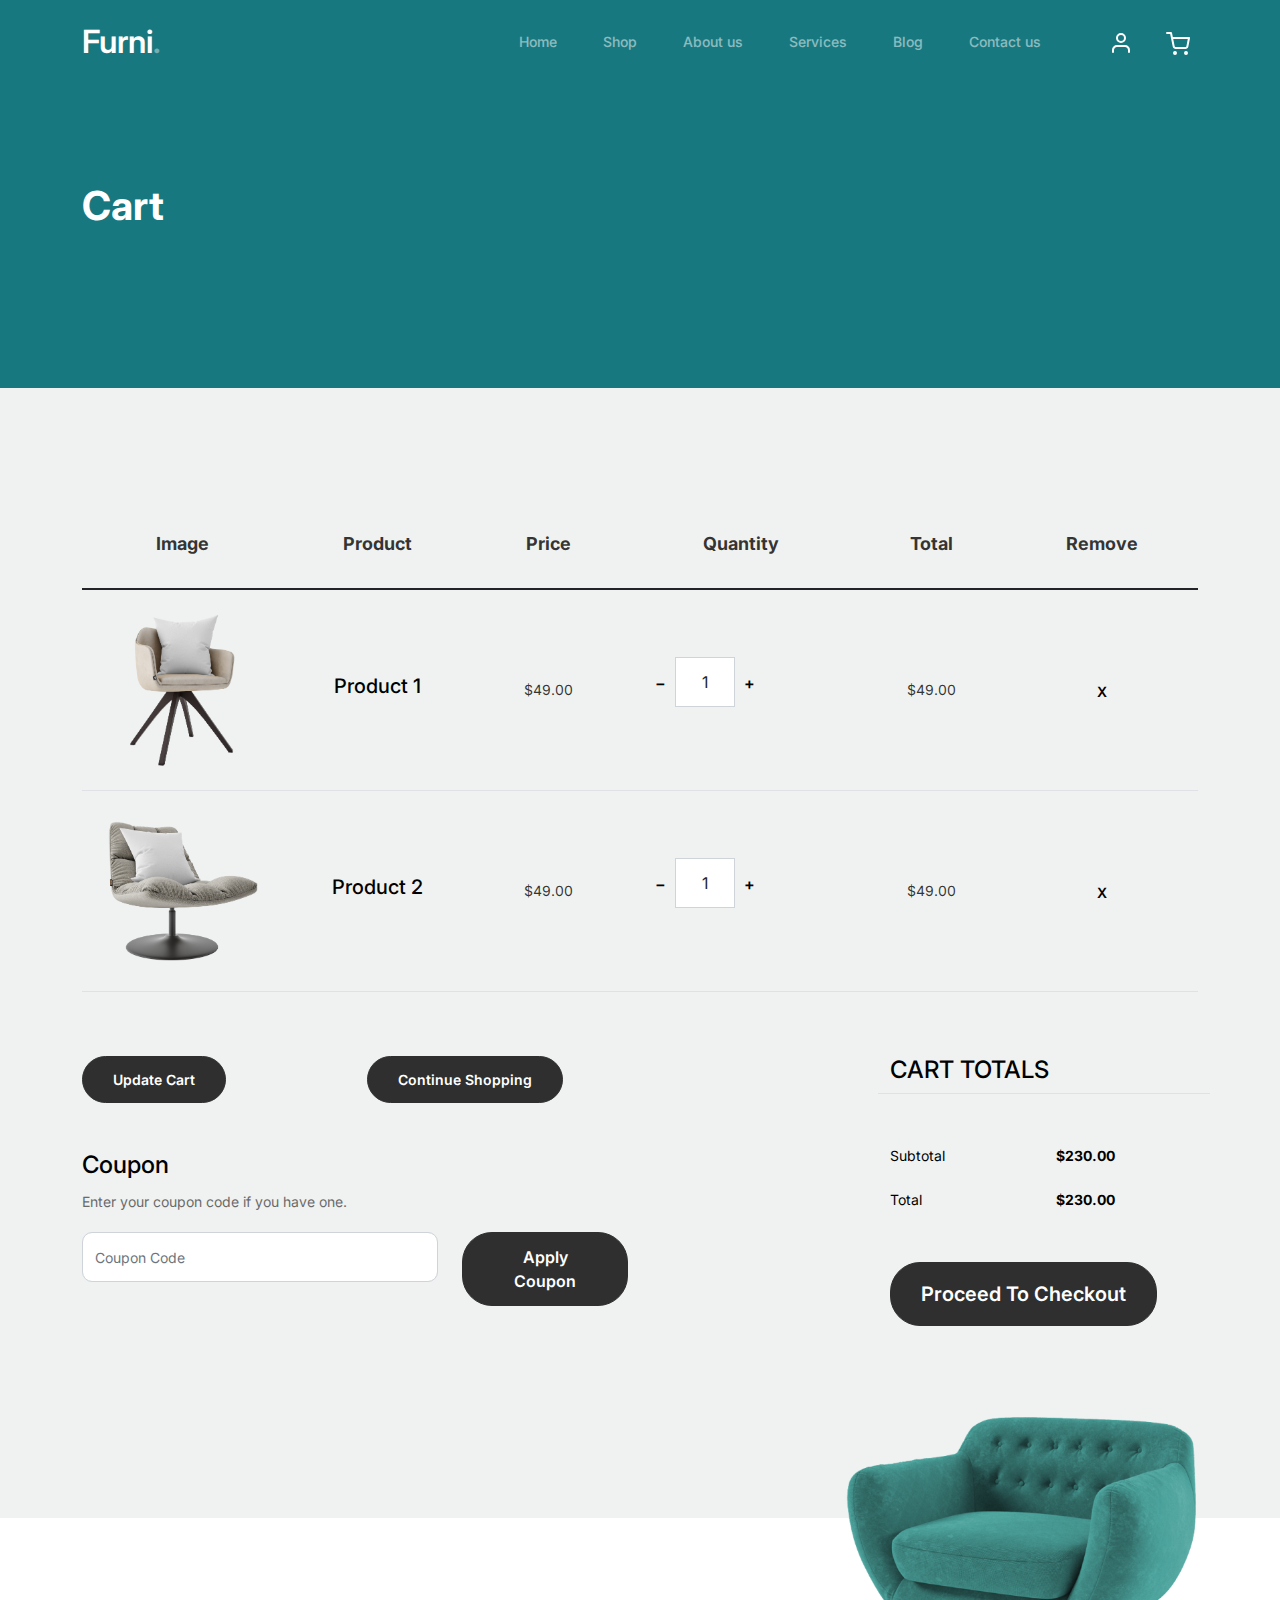
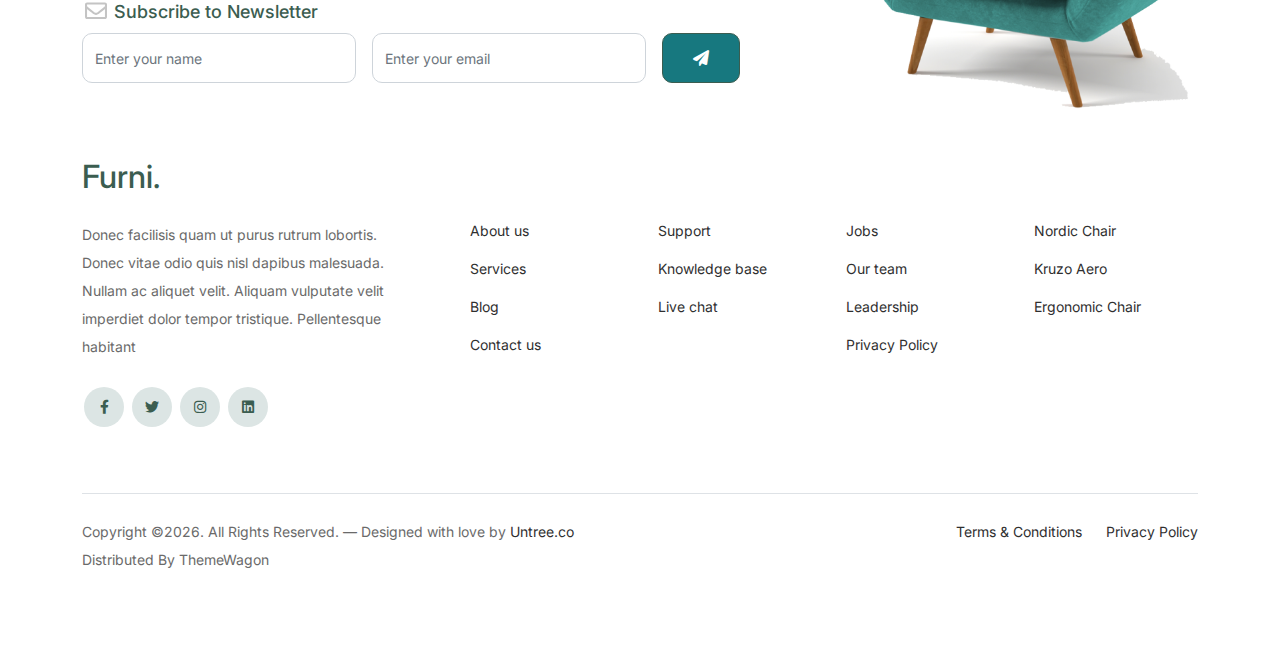
<file: furni-1.0.0/cart.html>
<!-- /*
* Bootstrap 5
* Template Name: Furni
* Template Author: Untree.co
* Template URI: https://untree.co/
* License: https://creativecommons.org/licenses/by/3.0/
*/ -->
<!doctype html>
<html lang="en">
<head>
  <meta charset="utf-8">
  <meta name="viewport" content="width=device-width, initial-scale=1, shrink-to-fit=no">
  <meta name="author" content="Untree.co">
  <link rel="shortcut icon" href="favicon.png">

  <meta name="description" content="" />
  <meta name="keywords" content="bootstrap, bootstrap4" />

		<!-- Bootstrap CSS -->
		<link href="css/bootstrap.min.css" rel="stylesheet">
		<link href="https://cdnjs.cloudflare.com/ajax/libs/font-awesome/6.0.0-beta3/css/all.min.css" rel="stylesheet">
		<link href="css/tiny-slider.css" rel="stylesheet">
		<link href="css/style.css" rel="stylesheet">
		<title>Furni Free Bootstrap 5 Template for Furniture and Interior Design Websites by Untree.co </title>
	</head>

	<body>

		<!-- Start Header/Navigation -->
		<nav class="custom-navbar navbar navbar navbar-expand-md navbar-dark bg-dark" arial-label="Furni navigation bar">

			<div class="container">
				<a class="navbar-brand" href="index.html">Furni<span>.</span></a>

				<button class="navbar-toggler" type="button" data-bs-toggle="collapse" data-bs-target="#navbarsFurni" aria-controls="navbarsFurni" aria-expanded="false" aria-label="Toggle navigation">
					<span class="navbar-toggler-icon"></span>
				</button>

				<div class="collapse navbar-collapse" id="navbarsFurni">
					<ul class="custom-navbar-nav navbar-nav ms-auto mb-2 mb-md-0">
						<li class="nav-item ">
							<a class="nav-link" href="index.html">Home</a>
						</li>
						<li><a class="nav-link" href="shop.html">Shop</a></li>
						<li><a class="nav-link" href="about.html">About us</a></li>
						<li><a class="nav-link" href="services.html">Services</a></li>
						<li><a class="nav-link" href="blog.html">Blog</a></li>
						<li><a class="nav-link" href="contact.html">Contact us</a></li>
					</ul>

					<ul class="custom-navbar-cta navbar-nav mb-2 mb-md-0 ms-5">
						<li><a class="nav-link" href="#"><img src="images/user.svg"></a></li>
						<li><a class="nav-link" href="cart.html"><img src="images/cart.svg"></a></li>
					</ul>
				</div>
			</div>
				
		</nav>
		<!-- End Header/Navigation -->

		<!-- Start Hero Section -->
			<div class="hero">
				<div class="container">
					<div class="row justify-content-between">
						<div class="col-lg-5">
							<div class="intro-excerpt">
								<h1>Cart</h1>
							</div>
						</div>
						<div class="col-lg-7">
							
						</div>
					</div>
				</div>
			</div>
		<!-- End Hero Section -->

		

		<div class="untree_co-section before-footer-section">
            <div class="container">
              <div class="row mb-5">
                <form class="col-md-12" method="post">
                  <div class="site-blocks-table">
                    <table class="table">
                      <thead>
                        <tr>
                          <th class="product-thumbnail">Image</th>
                          <th class="product-name">Product</th>
                          <th class="product-price">Price</th>
                          <th class="product-quantity">Quantity</th>
                          <th class="product-total">Total</th>
                          <th class="product-remove">Remove</th>
                        </tr>
                      </thead>
                      <tbody>
                        <tr>
                          <td class="product-thumbnail">
                            <img src="images/product-1.png" alt="Image" class="img-fluid">
                          </td>
                          <td class="product-name">
                            <h2 class="h5 text-black">Product 1</h2>
                          </td>
                          <td>$49.00</td>
                          <td>
                            <div class="input-group mb-3 d-flex align-items-center quantity-container" style="max-width: 120px;">
                              <div class="input-group-prepend">
                                <button class="btn btn-outline-black decrease" type="button">&minus;</button>
                              </div>
                              <input type="text" class="form-control text-center quantity-amount" value="1" placeholder="" aria-label="Example text with button addon" aria-describedby="button-addon1">
                              <div class="input-group-append">
                                <button class="btn btn-outline-black increase" type="button">&plus;</button>
                              </div>
                            </div>
        
                          </td>
                          <td>$49.00</td>
                          <td><a href="#" class="btn btn-black btn-sm">X</a></td>
                        </tr>
        
                        <tr>
                          <td class="product-thumbnail">
                            <img src="images/product-2.png" alt="Image" class="img-fluid">
                          </td>
                          <td class="product-name">
                            <h2 class="h5 text-black">Product 2</h2>
                          </td>
                          <td>$49.00</td>
                          <td>
                            <div class="input-group mb-3 d-flex align-items-center quantity-container" style="max-width: 120px;">
                              <div class="input-group-prepend">
                                <button class="btn btn-outline-black decrease" type="button">&minus;</button>
                              </div>
                              <input type="text" class="form-control text-center quantity-amount" value="1" placeholder="" aria-label="Example text with button addon" aria-describedby="button-addon1">
                              <div class="input-group-append">
                                <button class="btn btn-outline-black increase" type="button">&plus;</button>
                              </div>
                            </div>
        
                          </td>
                          <td>$49.00</td>
                          <td><a href="#" class="btn btn-black btn-sm">X</a></td>
                        </tr>
                      </tbody>
                    </table>
                  </div>
                </form>
              </div>
        
              <div class="row">
                <div class="col-md-6">
                  <div class="row mb-5">
                    <div class="col-md-6 mb-3 mb-md-0">
                      <button class="btn btn-black btn-sm btn-block">Update Cart</button>
                    </div>
                    <div class="col-md-6">
                      <button class="btn btn-outline-black btn-sm btn-block">Continue Shopping</button>
                    </div>
                  </div>
                  <div class="row">
                    <div class="col-md-12">
                      <label class="text-black h4" for="coupon">Coupon</label>
                      <p>Enter your coupon code if you have one.</p>
                    </div>
                    <div class="col-md-8 mb-3 mb-md-0">
                      <input type="text" class="form-control py-3" id="coupon" placeholder="Coupon Code">
                    </div>
                    <div class="col-md-4">
                      <button class="btn btn-black">Apply Coupon</button>
                    </div>
                  </div>
                </div>
                <div class="col-md-6 pl-5">
                  <div class="row justify-content-end">
                    <div class="col-md-7">
                      <div class="row">
                        <div class="col-md-12 text-right border-bottom mb-5">
                          <h3 class="text-black h4 text-uppercase">Cart Totals</h3>
                        </div>
                      </div>
                      <div class="row mb-3">
                        <div class="col-md-6">
                          <span class="text-black">Subtotal</span>
                        </div>
                        <div class="col-md-6 text-right">
                          <strong class="text-black">$230.00</strong>
                        </div>
                      </div>
                      <div class="row mb-5">
                        <div class="col-md-6">
                          <span class="text-black">Total</span>
                        </div>
                        <div class="col-md-6 text-right">
                          <strong class="text-black">$230.00</strong>
                        </div>
                      </div>
        
                      <div class="row">
                        <div class="col-md-12">
                          <button class="btn btn-black btn-lg py-3 btn-block" onclick="window.location='checkout.html'">Proceed To Checkout</button>
                        </div>
                      </div>
                    </div>
                  </div>
                </div>
              </div>
            </div>
          </div>
		

		<!-- Start Footer Section -->
		<footer class="footer-section">
			<div class="container relative">

				<div class="sofa-img">
					<img src="images/sofa.png" alt="Image" class="img-fluid">
				</div>

				<div class="row">
					<div class="col-lg-8">
						<div class="subscription-form">
							<h3 class="d-flex align-items-center"><span class="me-1"><img src="images/envelope-outline.svg" alt="Image" class="img-fluid"></span><span>Subscribe to Newsletter</span></h3>

							<form action="#" class="row g-3">
								<div class="col-auto">
									<input type="text" class="form-control" placeholder="Enter your name">
								</div>
								<div class="col-auto">
									<input type="email" class="form-control" placeholder="Enter your email">
								</div>
								<div class="col-auto">
									<button class="btn btn-primary">
										<span class="fa fa-paper-plane"></span>
									</button>
								</div>
							</form>

						</div>
					</div>
				</div>

				<div class="row g-5 mb-5">
					<div class="col-lg-4">
						<div class="mb-4 footer-logo-wrap"><a href="#" class="footer-logo">Furni<span>.</span></a></div>
						<p class="mb-4">Donec facilisis quam ut purus rutrum lobortis. Donec vitae odio quis nisl dapibus malesuada. Nullam ac aliquet velit. Aliquam vulputate velit imperdiet dolor tempor tristique. Pellentesque habitant</p>

						<ul class="list-unstyled custom-social">
							<li><a href="#"><span class="fa fa-brands fa-facebook-f"></span></a></li>
							<li><a href="#"><span class="fa fa-brands fa-twitter"></span></a></li>
							<li><a href="#"><span class="fa fa-brands fa-instagram"></span></a></li>
							<li><a href="#"><span class="fa fa-brands fa-linkedin"></span></a></li>
						</ul>
					</div>

					<div class="col-lg-8">
						<div class="row links-wrap">
							<div class="col-6 col-sm-6 col-md-3">
								<ul class="list-unstyled">
									<li><a href="#">About us</a></li>
									<li><a href="#">Services</a></li>
									<li><a href="#">Blog</a></li>
									<li><a href="#">Contact us</a></li>
								</ul>
							</div>

							<div class="col-6 col-sm-6 col-md-3">
								<ul class="list-unstyled">
									<li><a href="#">Support</a></li>
									<li><a href="#">Knowledge base</a></li>
									<li><a href="#">Live chat</a></li>
								</ul>
							</div>

							<div class="col-6 col-sm-6 col-md-3">
								<ul class="list-unstyled">
									<li><a href="#">Jobs</a></li>
									<li><a href="#">Our team</a></li>
									<li><a href="#">Leadership</a></li>
									<li><a href="#">Privacy Policy</a></li>
								</ul>
							</div>

							<div class="col-6 col-sm-6 col-md-3">
								<ul class="list-unstyled">
									<li><a href="#">Nordic Chair</a></li>
									<li><a href="#">Kruzo Aero</a></li>
									<li><a href="#">Ergonomic Chair</a></li>
								</ul>
							</div>
						</div>
					</div>

				</div>

				<div class="border-top copyright">
					<div class="row pt-4">
						<div class="col-lg-6">
							<p class="mb-2 text-center text-lg-start">Copyright &copy;<script>document.write(new Date().getFullYear());</script>. All Rights Reserved. &mdash; Designed with love by <a href="https://untree.co">Untree.co</a> Distributed By <a hreff="https://themewagon.com">ThemeWagon</a>  <!-- License information: https://untree.co/license/ -->
            </p>
						</div>

						<div class="col-lg-6 text-center text-lg-end">
							<ul class="list-unstyled d-inline-flex ms-auto">
								<li class="me-4"><a href="#">Terms &amp; Conditions</a></li>
								<li><a href="#">Privacy Policy</a></li>
							</ul>
						</div>

					</div>
				</div>

			</div>
		</footer>
		<!-- End Footer Section -->	


		<script src="js/bootstrap.bundle.min.js"></script>
		<script src="js/tiny-slider.js"></script>
		<script src="js/custom.js"></script>
	</body>

</html>
</file>
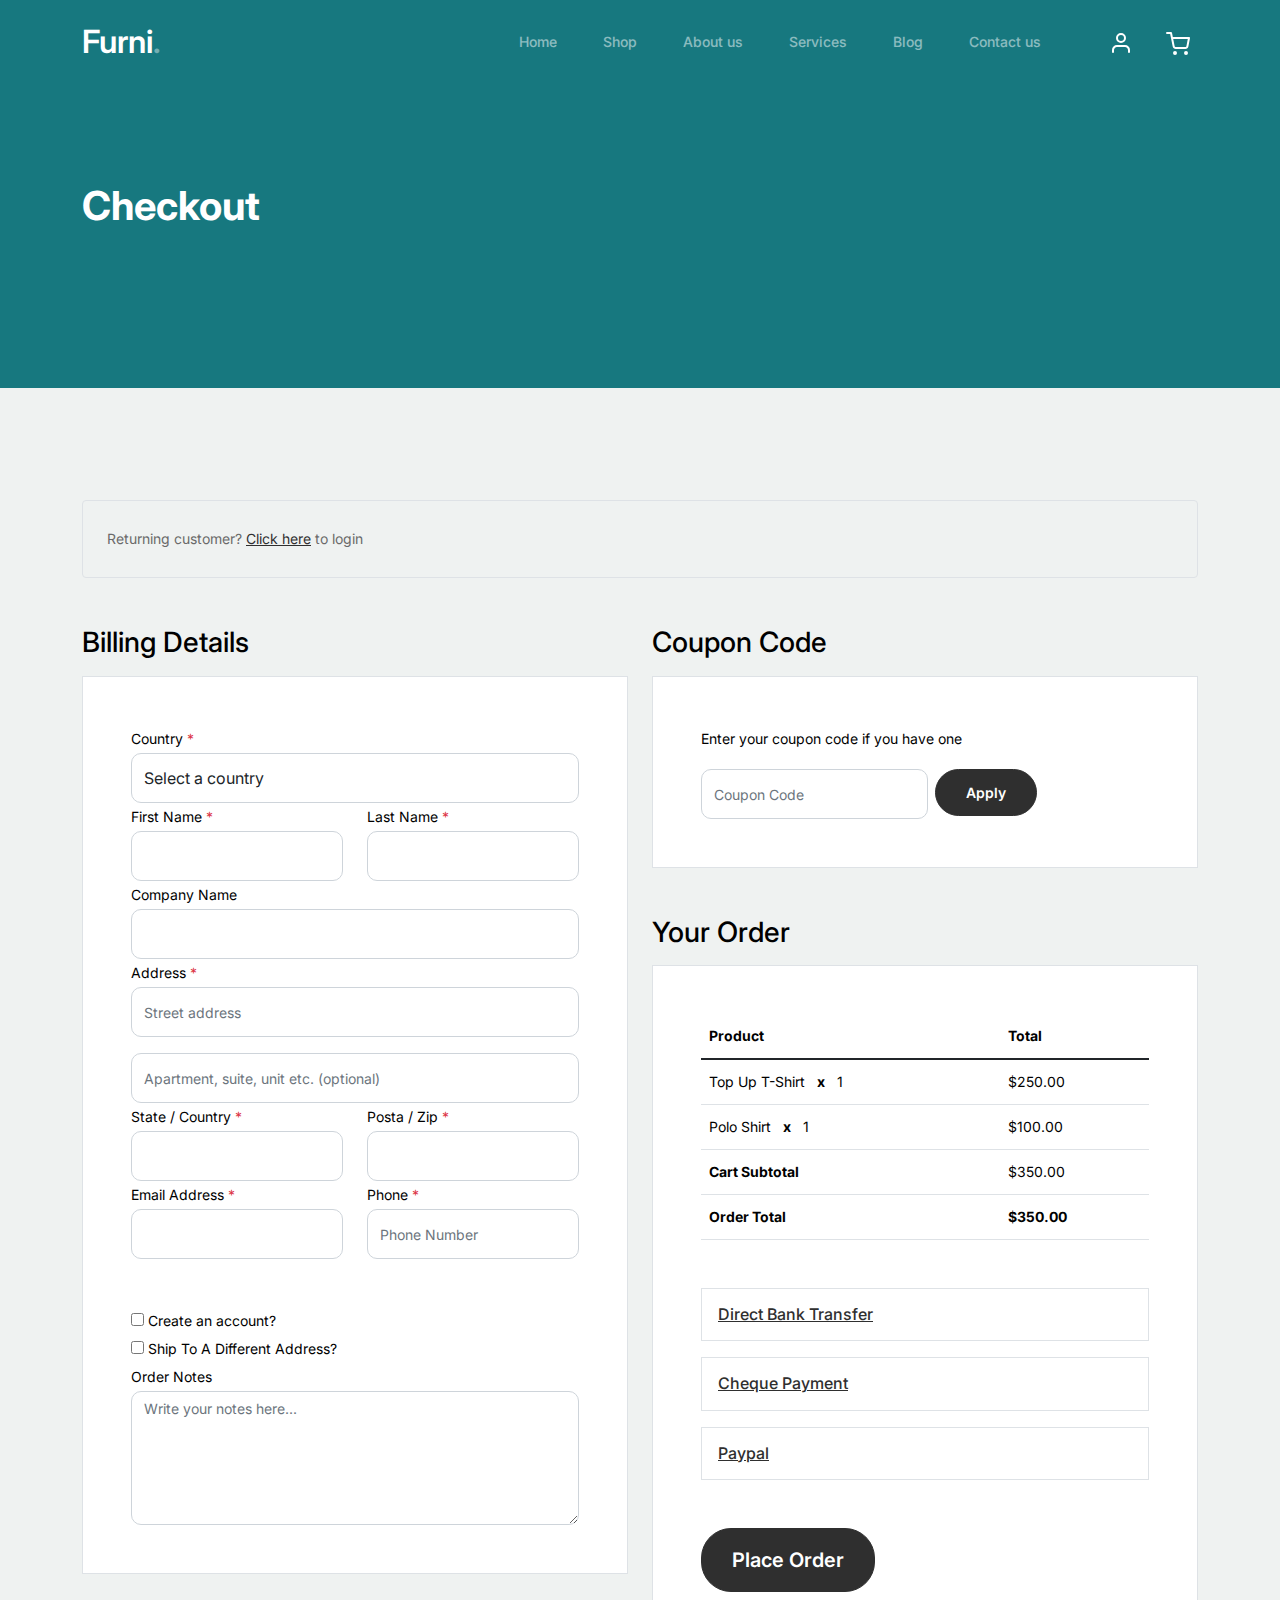
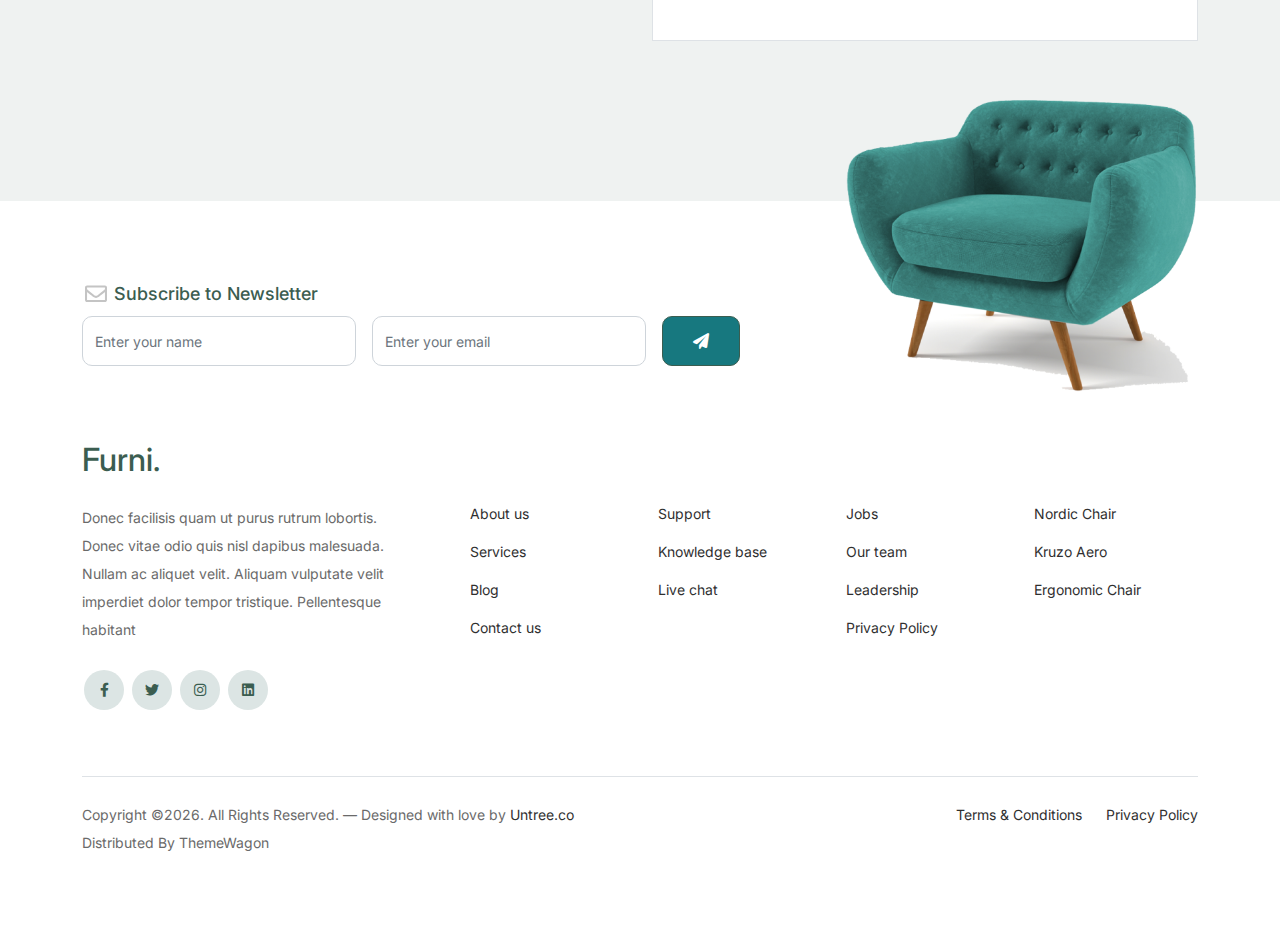
<file: furni-1.0.0/checkout.html>
<!-- /*
* Bootstrap 5
* Template Name: Furni
* Template Author: Untree.co
* Template URI: https://untree.co/
* License: https://creativecommons.org/licenses/by/3.0/
*/ -->
<!doctype html>
<html lang="en">
<head>
  <meta charset="utf-8">
  <meta name="viewport" content="width=device-width, initial-scale=1, shrink-to-fit=no">
  <meta name="author" content="Untree.co">
  <link rel="shortcut icon" href="favicon.png">

  <meta name="description" content="" />
  <meta name="keywords" content="bootstrap, bootstrap4" />

		<!-- Bootstrap CSS -->
		<link href="css/bootstrap.min.css" rel="stylesheet">
		<link href="https://cdnjs.cloudflare.com/ajax/libs/font-awesome/6.0.0-beta3/css/all.min.css" rel="stylesheet">
		<link href="css/tiny-slider.css" rel="stylesheet">
		<link href="css/style.css" rel="stylesheet">
		<title>Furni Free Bootstrap 5 Template for Furniture and Interior Design Websites by Untree.co </title>
	</head>

	<body>

		<!-- Start Header/Navigation -->
		<nav class="custom-navbar navbar navbar navbar-expand-md navbar-dark bg-dark" arial-label="Furni navigation bar">

			<div class="container">
				<a class="navbar-brand" href="index.html">Furni<span>.</span></a>

				<button class="navbar-toggler" type="button" data-bs-toggle="collapse" data-bs-target="#navbarsFurni" aria-controls="navbarsFurni" aria-expanded="false" aria-label="Toggle navigation">
					<span class="navbar-toggler-icon"></span>
				</button>

				<div class="collapse navbar-collapse" id="navbarsFurni">
					<ul class="custom-navbar-nav navbar-nav ms-auto mb-2 mb-md-0">
						<li class="nav-item ">
							<a class="nav-link" href="index.html">Home</a>
						</li>
						<li><a class="nav-link" href="shop.html">Shop</a></li>
						<li><a class="nav-link" href="about.html">About us</a></li>
						<li><a class="nav-link" href="services.html">Services</a></li>
						<li><a class="nav-link" href="blog.html">Blog</a></li>
						<li><a class="nav-link" href="contact.html">Contact us</a></li>
					</ul>

					<ul class="custom-navbar-cta navbar-nav mb-2 mb-md-0 ms-5">
						<li><a class="nav-link" href="#"><img src="images/user.svg"></a></li>
						<li><a class="nav-link" href="cart.html"><img src="images/cart.svg"></a></li>
					</ul>
				</div>
			</div>
				
		</nav>
		<!-- End Header/Navigation -->

		<!-- Start Hero Section -->
			<div class="hero">
				<div class="container">
					<div class="row justify-content-between">
						<div class="col-lg-5">
							<div class="intro-excerpt">
								<h1>Checkout</h1>
							</div>
						</div>
						<div class="col-lg-7">
							
						</div>
					</div>
				</div>
			</div>
		<!-- End Hero Section -->

		<div class="untree_co-section">
		    <div class="container">
		      <div class="row mb-5">
		        <div class="col-md-12">
		          <div class="border p-4 rounded" role="alert">
		            Returning customer? <a href="#">Click here</a> to login
		          </div>
		        </div>
		      </div>
		      <div class="row">
		        <div class="col-md-6 mb-5 mb-md-0">
		          <h2 class="h3 mb-3 text-black">Billing Details</h2>
		          <div class="p-3 p-lg-5 border bg-white">
		            <div class="form-group">
		              <label for="c_country" class="text-black">Country <span class="text-danger">*</span></label>
		              <select id="c_country" class="form-control">
		                <option value="1">Select a country</option>    
		                <option value="2">bangladesh</option>    
		                <option value="3">Algeria</option>    
		                <option value="4">Afghanistan</option>    
		                <option value="5">Ghana</option>    
		                <option value="6">Albania</option>    
		                <option value="7">Bahrain</option>    
		                <option value="8">Colombia</option>    
		                <option value="9">Dominican Republic</option>    
		              </select>
		            </div>
		            <div class="form-group row">
		              <div class="col-md-6">
		                <label for="c_fname" class="text-black">First Name <span class="text-danger">*</span></label>
		                <input type="text" class="form-control" id="c_fname" name="c_fname">
		              </div>
		              <div class="col-md-6">
		                <label for="c_lname" class="text-black">Last Name <span class="text-danger">*</span></label>
		                <input type="text" class="form-control" id="c_lname" name="c_lname">
		              </div>
		            </div>

		            <div class="form-group row">
		              <div class="col-md-12">
		                <label for="c_companyname" class="text-black">Company Name </label>
		                <input type="text" class="form-control" id="c_companyname" name="c_companyname">
		              </div>
		            </div>

		            <div class="form-group row">
		              <div class="col-md-12">
		                <label for="c_address" class="text-black">Address <span class="text-danger">*</span></label>
		                <input type="text" class="form-control" id="c_address" name="c_address" placeholder="Street address">
		              </div>
		            </div>

		            <div class="form-group mt-3">
		              <input type="text" class="form-control" placeholder="Apartment, suite, unit etc. (optional)">
		            </div>

		            <div class="form-group row">
		              <div class="col-md-6">
		                <label for="c_state_country" class="text-black">State / Country <span class="text-danger">*</span></label>
		                <input type="text" class="form-control" id="c_state_country" name="c_state_country">
		              </div>
		              <div class="col-md-6">
		                <label for="c_postal_zip" class="text-black">Posta / Zip <span class="text-danger">*</span></label>
		                <input type="text" class="form-control" id="c_postal_zip" name="c_postal_zip">
		              </div>
		            </div>

		            <div class="form-group row mb-5">
		              <div class="col-md-6">
		                <label for="c_email_address" class="text-black">Email Address <span class="text-danger">*</span></label>
		                <input type="text" class="form-control" id="c_email_address" name="c_email_address">
		              </div>
		              <div class="col-md-6">
		                <label for="c_phone" class="text-black">Phone <span class="text-danger">*</span></label>
		                <input type="text" class="form-control" id="c_phone" name="c_phone" placeholder="Phone Number">
		              </div>
		            </div>

		            <div class="form-group">
		              <label for="c_create_account" class="text-black" data-bs-toggle="collapse" href="#create_an_account" role="button" aria-expanded="false" aria-controls="create_an_account"><input type="checkbox" value="1" id="c_create_account"> Create an account?</label>
		              <div class="collapse" id="create_an_account">
		                <div class="py-2 mb-4">
		                  <p class="mb-3">Create an account by entering the information below. If you are a returning customer please login at the top of the page.</p>
		                  <div class="form-group">
		                    <label for="c_account_password" class="text-black">Account Password</label>
		                    <input type="email" class="form-control" id="c_account_password" name="c_account_password" placeholder="">
		                  </div>
		                </div>
		              </div>
		            </div>


		            <div class="form-group">
		              <label for="c_ship_different_address" class="text-black" data-bs-toggle="collapse" href="#ship_different_address" role="button" aria-expanded="false" aria-controls="ship_different_address"><input type="checkbox" value="1" id="c_ship_different_address"> Ship To A Different Address?</label>
		              <div class="collapse" id="ship_different_address">
		                <div class="py-2">

		                  <div class="form-group">
		                    <label for="c_diff_country" class="text-black">Country <span class="text-danger">*</span></label>
		                    <select id="c_diff_country" class="form-control">
		                      <option value="1">Select a country</option>    
		                      <option value="2">bangladesh</option>    
		                      <option value="3">Algeria</option>    
		                      <option value="4">Afghanistan</option>    
		                      <option value="5">Ghana</option>    
		                      <option value="6">Albania</option>    
		                      <option value="7">Bahrain</option>    
		                      <option value="8">Colombia</option>    
		                      <option value="9">Dominican Republic</option>    
		                    </select>
		                  </div>


		                  <div class="form-group row">
		                    <div class="col-md-6">
		                      <label for="c_diff_fname" class="text-black">First Name <span class="text-danger">*</span></label>
		                      <input type="text" class="form-control" id="c_diff_fname" name="c_diff_fname">
		                    </div>
		                    <div class="col-md-6">
		                      <label for="c_diff_lname" class="text-black">Last Name <span class="text-danger">*</span></label>
		                      <input type="text" class="form-control" id="c_diff_lname" name="c_diff_lname">
		                    </div>
		                  </div>

		                  <div class="form-group row">
		                    <div class="col-md-12">
		                      <label for="c_diff_companyname" class="text-black">Company Name </label>
		                      <input type="text" class="form-control" id="c_diff_companyname" name="c_diff_companyname">
		                    </div>
		                  </div>

		                  <div class="form-group row  mb-3">
		                    <div class="col-md-12">
		                      <label for="c_diff_address" class="text-black">Address <span class="text-danger">*</span></label>
		                      <input type="text" class="form-control" id="c_diff_address" name="c_diff_address" placeholder="Street address">
		                    </div>
		                  </div>

		                  <div class="form-group">
		                    <input type="text" class="form-control" placeholder="Apartment, suite, unit etc. (optional)">
		                  </div>

		                  <div class="form-group row">
		                    <div class="col-md-6">
		                      <label for="c_diff_state_country" class="text-black">State / Country <span class="text-danger">*</span></label>
		                      <input type="text" class="form-control" id="c_diff_state_country" name="c_diff_state_country">
		                    </div>
		                    <div class="col-md-6">
		                      <label for="c_diff_postal_zip" class="text-black">Posta / Zip <span class="text-danger">*</span></label>
		                      <input type="text" class="form-control" id="c_diff_postal_zip" name="c_diff_postal_zip">
		                    </div>
		                  </div>

		                  <div class="form-group row mb-5">
		                    <div class="col-md-6">
		                      <label for="c_diff_email_address" class="text-black">Email Address <span class="text-danger">*</span></label>
		                      <input type="text" class="form-control" id="c_diff_email_address" name="c_diff_email_address">
		                    </div>
		                    <div class="col-md-6">
		                      <label for="c_diff_phone" class="text-black">Phone <span class="text-danger">*</span></label>
		                      <input type="text" class="form-control" id="c_diff_phone" name="c_diff_phone" placeholder="Phone Number">
		                    </div>
		                  </div>

		                </div>

		              </div>
		            </div>

		            <div class="form-group">
		              <label for="c_order_notes" class="text-black">Order Notes</label>
		              <textarea name="c_order_notes" id="c_order_notes" cols="30" rows="5" class="form-control" placeholder="Write your notes here..."></textarea>
		            </div>

		          </div>
		        </div>
		        <div class="col-md-6">

		          <div class="row mb-5">
		            <div class="col-md-12">
		              <h2 class="h3 mb-3 text-black">Coupon Code</h2>
		              <div class="p-3 p-lg-5 border bg-white">

		                <label for="c_code" class="text-black mb-3">Enter your coupon code if you have one</label>
		                <div class="input-group w-75 couponcode-wrap">
		                  <input type="text" class="form-control me-2" id="c_code" placeholder="Coupon Code" aria-label="Coupon Code" aria-describedby="button-addon2">
		                  <div class="input-group-append">
		                    <button class="btn btn-black btn-sm" type="button" id="button-addon2">Apply</button>
		                  </div>
		                </div>

		              </div>
		            </div>
		          </div>

		          <div class="row mb-5">
		            <div class="col-md-12">
		              <h2 class="h3 mb-3 text-black">Your Order</h2>
		              <div class="p-3 p-lg-5 border bg-white">
		                <table class="table site-block-order-table mb-5">
		                  <thead>
		                    <th>Product</th>
		                    <th>Total</th>
		                  </thead>
		                  <tbody>
		                    <tr>
		                      <td>Top Up T-Shirt <strong class="mx-2">x</strong> 1</td>
		                      <td>$250.00</td>
		                    </tr>
		                    <tr>
		                      <td>Polo Shirt <strong class="mx-2">x</strong>   1</td>
		                      <td>$100.00</td>
		                    </tr>
		                    <tr>
		                      <td class="text-black font-weight-bold"><strong>Cart Subtotal</strong></td>
		                      <td class="text-black">$350.00</td>
		                    </tr>
		                    <tr>
		                      <td class="text-black font-weight-bold"><strong>Order Total</strong></td>
		                      <td class="text-black font-weight-bold"><strong>$350.00</strong></td>
		                    </tr>
		                  </tbody>
		                </table>

		                <div class="border p-3 mb-3">
		                  <h3 class="h6 mb-0"><a class="d-block" data-bs-toggle="collapse" href="#collapsebank" role="button" aria-expanded="false" aria-controls="collapsebank">Direct Bank Transfer</a></h3>

		                  <div class="collapse" id="collapsebank">
		                    <div class="py-2">
		                      <p class="mb-0">Make your payment directly into our bank account. Please use your Order ID as the payment reference. Your order won’t be shipped until the funds have cleared in our account.</p>
		                    </div>
		                  </div>
		                </div>

		                <div class="border p-3 mb-3">
		                  <h3 class="h6 mb-0"><a class="d-block" data-bs-toggle="collapse" href="#collapsecheque" role="button" aria-expanded="false" aria-controls="collapsecheque">Cheque Payment</a></h3>

		                  <div class="collapse" id="collapsecheque">
		                    <div class="py-2">
		                      <p class="mb-0">Make your payment directly into our bank account. Please use your Order ID as the payment reference. Your order won’t be shipped until the funds have cleared in our account.</p>
		                    </div>
		                  </div>
		                </div>

		                <div class="border p-3 mb-5">
		                  <h3 class="h6 mb-0"><a class="d-block" data-bs-toggle="collapse" href="#collapsepaypal" role="button" aria-expanded="false" aria-controls="collapsepaypal">Paypal</a></h3>

		                  <div class="collapse" id="collapsepaypal">
		                    <div class="py-2">
		                      <p class="mb-0">Make your payment directly into our bank account. Please use your Order ID as the payment reference. Your order won’t be shipped until the funds have cleared in our account.</p>
		                    </div>
		                  </div>
		                </div>

		                <div class="form-group">
		                  <button class="btn btn-black btn-lg py-3 btn-block" onclick="window.location='thankyou.html'">Place Order</button>
		                </div>

		              </div>
		            </div>
		          </div>

		        </div>
		      </div>
		      <!-- </form> -->
		    </div>
		  </div>

		<!-- Start Footer Section -->
		<footer class="footer-section">
			<div class="container relative">

				<div class="sofa-img">
					<img src="images/sofa.png" alt="Image" class="img-fluid">
				</div>

				<div class="row">
					<div class="col-lg-8">
						<div class="subscription-form">
							<h3 class="d-flex align-items-center"><span class="me-1"><img src="images/envelope-outline.svg" alt="Image" class="img-fluid"></span><span>Subscribe to Newsletter</span></h3>

							<form action="#" class="row g-3">
								<div class="col-auto">
									<input type="text" class="form-control" placeholder="Enter your name">
								</div>
								<div class="col-auto">
									<input type="email" class="form-control" placeholder="Enter your email">
								</div>
								<div class="col-auto">
									<button class="btn btn-primary">
										<span class="fa fa-paper-plane"></span>
									</button>
								</div>
							</form>

						</div>
					</div>
				</div>

				<div class="row g-5 mb-5">
					<div class="col-lg-4">
						<div class="mb-4 footer-logo-wrap"><a href="#" class="footer-logo">Furni<span>.</span></a></div>
						<p class="mb-4">Donec facilisis quam ut purus rutrum lobortis. Donec vitae odio quis nisl dapibus malesuada. Nullam ac aliquet velit. Aliquam vulputate velit imperdiet dolor tempor tristique. Pellentesque habitant</p>

						<ul class="list-unstyled custom-social">
							<li><a href="#"><span class="fa fa-brands fa-facebook-f"></span></a></li>
							<li><a href="#"><span class="fa fa-brands fa-twitter"></span></a></li>
							<li><a href="#"><span class="fa fa-brands fa-instagram"></span></a></li>
							<li><a href="#"><span class="fa fa-brands fa-linkedin"></span></a></li>
						</ul>
					</div>

					<div class="col-lg-8">
						<div class="row links-wrap">
							<div class="col-6 col-sm-6 col-md-3">
								<ul class="list-unstyled">
									<li><a href="#">About us</a></li>
									<li><a href="#">Services</a></li>
									<li><a href="#">Blog</a></li>
									<li><a href="#">Contact us</a></li>
								</ul>
							</div>

							<div class="col-6 col-sm-6 col-md-3">
								<ul class="list-unstyled">
									<li><a href="#">Support</a></li>
									<li><a href="#">Knowledge base</a></li>
									<li><a href="#">Live chat</a></li>
								</ul>
							</div>

							<div class="col-6 col-sm-6 col-md-3">
								<ul class="list-unstyled">
									<li><a href="#">Jobs</a></li>
									<li><a href="#">Our team</a></li>
									<li><a href="#">Leadership</a></li>
									<li><a href="#">Privacy Policy</a></li>
								</ul>
							</div>

							<div class="col-6 col-sm-6 col-md-3">
								<ul class="list-unstyled">
									<li><a href="#">Nordic Chair</a></li>
									<li><a href="#">Kruzo Aero</a></li>
									<li><a href="#">Ergonomic Chair</a></li>
								</ul>
							</div>
						</div>
					</div>

				</div>

				<div class="border-top copyright">
					<div class="row pt-4">
						<div class="col-lg-6">
							<p class="mb-2 text-center text-lg-start">Copyright &copy;<script>document.write(new Date().getFullYear());</script>. All Rights Reserved. &mdash; Designed with love by <a href="https://untree.co">Untree.co</a> Distributed By <a hreff="https://themewagon.com">ThemeWagon</a>  <!-- License information: https://untree.co/license/ -->
            </p>
						</div>

						<div class="col-lg-6 text-center text-lg-end">
							<ul class="list-unstyled d-inline-flex ms-auto">
								<li class="me-4"><a href="#">Terms &amp; Conditions</a></li>
								<li><a href="#">Privacy Policy</a></li>
							</ul>
						</div>

					</div>
				</div>

			</div>
		</footer>
		<!-- End Footer Section -->	


		<script src="js/bootstrap.bundle.min.js"></script>
		<script src="js/tiny-slider.js"></script>
		<script src="js/custom.js"></script>
	</body>

</html>
</file>
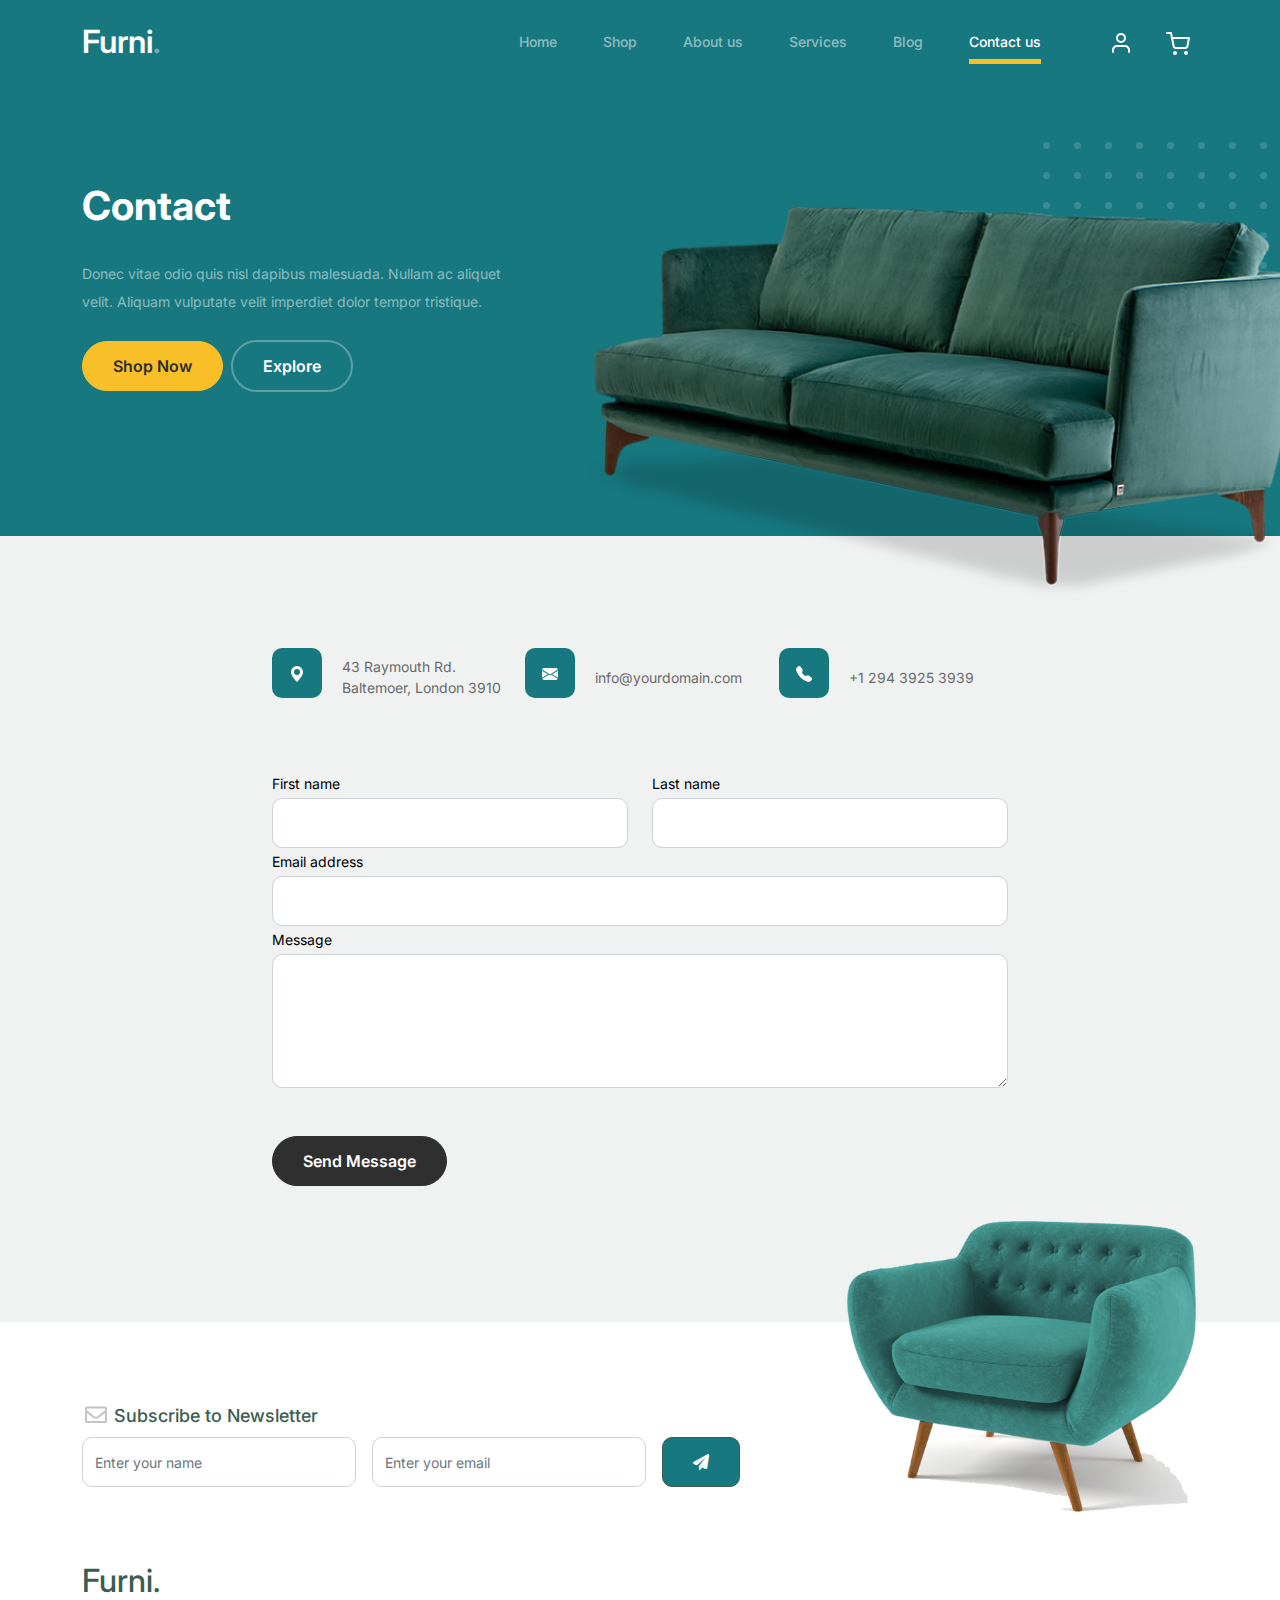
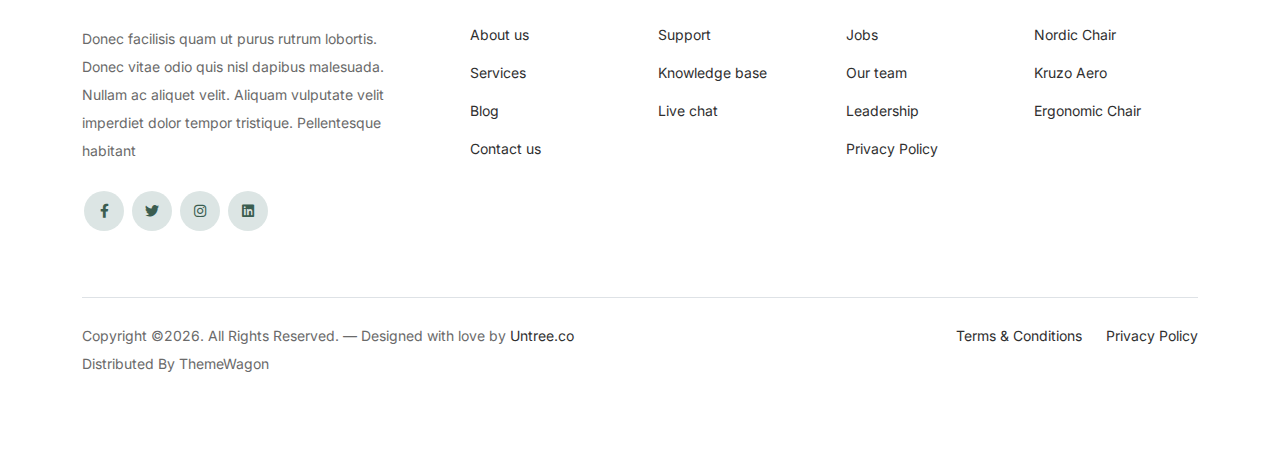
<file: furni-1.0.0/contact.html>
<!-- /*
* Bootstrap 5
* Template Name: Furni
* Template Author: Untree.co
* Template URI: https://untree.co/
* License: https://creativecommons.org/licenses/by/3.0/
*/ -->
<!doctype html>
<html lang="en">
<head>
  <meta charset="utf-8">
  <meta name="viewport" content="width=device-width, initial-scale=1, shrink-to-fit=no">
  <meta name="author" content="Untree.co">
  <link rel="shortcut icon" href="favicon.png">

  <meta name="description" content="" />
  <meta name="keywords" content="bootstrap, bootstrap4" />

		<!-- Bootstrap CSS -->
		<link href="css/bootstrap.min.css" rel="stylesheet">
		<link href="https://cdnjs.cloudflare.com/ajax/libs/font-awesome/6.0.0-beta3/css/all.min.css" rel="stylesheet">
		<link href="css/tiny-slider.css" rel="stylesheet">
		<link href="css/style.css" rel="stylesheet">
		<title>Furni Free Bootstrap 5 Template for Furniture and Interior Design Websites by Untree.co </title>
	</head>

	<body>

		<!-- Start Header/Navigation -->
		<nav class="custom-navbar navbar navbar navbar-expand-md navbar-dark bg-dark" arial-label="Furni navigation bar">

			<div class="container">
				<a class="navbar-brand" href="index.html">Furni<span>.</span></a>

				<button class="navbar-toggler" type="button" data-bs-toggle="collapse" data-bs-target="#navbarsFurni" aria-controls="navbarsFurni" aria-expanded="false" aria-label="Toggle navigation">
					<span class="navbar-toggler-icon"></span>
				</button>

				<div class="collapse navbar-collapse" id="navbarsFurni">
					<ul class="custom-navbar-nav navbar-nav ms-auto mb-2 mb-md-0">
						<li class="nav-item">
							<a class="nav-link" href="index.html">Home</a>
						</li>
						<li><a class="nav-link" href="shop.html">Shop</a></li>
						<li><a class="nav-link" href="about.html">About us</a></li>
						<li><a class="nav-link" href="services.html">Services</a></li>
						<li><a class="nav-link" href="blog.html">Blog</a></li>
						<li class="active"><a class="nav-link" href="contact.html">Contact us</a></li>
					</ul>

					<ul class="custom-navbar-cta navbar-nav mb-2 mb-md-0 ms-5">
						<li><a class="nav-link" href="#"><img src="images/user.svg"></a></li>
						<li><a class="nav-link" href="cart.html"><img src="images/cart.svg"></a></li>
					</ul>
				</div>
			</div>
				
		</nav>
		<!-- End Header/Navigation -->

		<!-- Start Hero Section -->
			<div class="hero">
				<div class="container">
					<div class="row justify-content-between">
						<div class="col-lg-5">
							<div class="intro-excerpt">
								<h1>Contact</h1>
								<p class="mb-4">Donec vitae odio quis nisl dapibus malesuada. Nullam ac aliquet velit. Aliquam vulputate velit imperdiet dolor tempor tristique.</p>
								<p><a href="" class="btn btn-secondary me-2">Shop Now</a><a href="#" class="btn btn-white-outline">Explore</a></p>
							</div>
						</div>
						<div class="col-lg-7">
							<div class="hero-img-wrap">
								<img src="images/couch.png" class="img-fluid">
							</div>
						</div>
					</div>
				</div>
			</div>
		<!-- End Hero Section -->

		
		<!-- Start Contact Form -->
		<div class="untree_co-section">
      <div class="container">

        <div class="block">
          <div class="row justify-content-center">


            <div class="col-md-8 col-lg-8 pb-4">


              <div class="row mb-5">
                <div class="col-lg-4">
                  <div  class="service no-shadow align-items-center link horizontal d-flex active" data-aos="fade-left" data-aos-delay="0">
                    <div class="service-icon color-1 mb-4">
                      <svg xmlns="http://www.w3.org/2000/svg" width="16" height="16" fill="currentColor" class="bi bi-geo-alt-fill" viewBox="0 0 16 16">
                        <path d="M8 16s6-5.686 6-10A6 6 0 0 0 2 6c0 4.314 6 10 6 10zm0-7a3 3 0 1 1 0-6 3 3 0 0 1 0 6z"/>
                      </svg>
                    </div> <!-- /.icon -->
                    <div class="service-contents">
                      <p>43 Raymouth Rd. Baltemoer, London 3910</p>
                    </div> <!-- /.service-contents-->
                  </div> <!-- /.service -->
                </div>

                <div class="col-lg-4">
                  <div  class="service no-shadow align-items-center link horizontal d-flex active" data-aos="fade-left" data-aos-delay="0">
                    <div class="service-icon color-1 mb-4">
                      <svg xmlns="http://www.w3.org/2000/svg" width="16" height="16" fill="currentColor" class="bi bi-envelope-fill" viewBox="0 0 16 16">
                        <path d="M.05 3.555A2 2 0 0 1 2 2h12a2 2 0 0 1 1.95 1.555L8 8.414.05 3.555zM0 4.697v7.104l5.803-3.558L0 4.697zM6.761 8.83l-6.57 4.027A2 2 0 0 0 2 14h12a2 2 0 0 0 1.808-1.144l-6.57-4.027L8 9.586l-1.239-.757zm3.436-.586L16 11.801V4.697l-5.803 3.546z"/>
                      </svg>
                    </div> <!-- /.icon -->
                    <div class="service-contents">
                      <p>info@yourdomain.com</p>
                    </div> <!-- /.service-contents-->
                  </div> <!-- /.service -->
                </div>

                <div class="col-lg-4">
                  <div  class="service no-shadow align-items-center link horizontal d-flex active" data-aos="fade-left" data-aos-delay="0">
                    <div class="service-icon color-1 mb-4">
                      <svg xmlns="http://www.w3.org/2000/svg" width="16" height="16" fill="currentColor" class="bi bi-telephone-fill" viewBox="0 0 16 16">
                        <path fill-rule="evenodd" d="M1.885.511a1.745 1.745 0 0 1 2.61.163L6.29 2.98c.329.423.445.974.315 1.494l-.547 2.19a.678.678 0 0 0 .178.643l2.457 2.457a.678.678 0 0 0 .644.178l2.189-.547a1.745 1.745 0 0 1 1.494.315l2.306 1.794c.829.645.905 1.87.163 2.611l-1.034 1.034c-.74.74-1.846 1.065-2.877.702a18.634 18.634 0 0 1-7.01-4.42 18.634 18.634 0 0 1-4.42-7.009c-.362-1.03-.037-2.137.703-2.877L1.885.511z"/>
                      </svg>
                    </div> <!-- /.icon -->
                    <div class="service-contents">
                      <p>+1 294 3925 3939</p>
                    </div> <!-- /.service-contents-->
                  </div> <!-- /.service -->
                </div>
              </div>

              <form>
                <div class="row">
                  <div class="col-6">
                    <div class="form-group">
                      <label class="text-black" for="fname">First name</label>
                      <input type="text" class="form-control" id="fname">
                    </div>
                  </div>
                  <div class="col-6">
                    <div class="form-group">
                      <label class="text-black" for="lname">Last name</label>
                      <input type="text" class="form-control" id="lname">
                    </div>
                  </div>
                </div>
                <div class="form-group">
                  <label class="text-black" for="email">Email address</label>
                  <input type="email" class="form-control" id="email">
                </div>

                <div class="form-group mb-5">
                  <label class="text-black" for="message">Message</label>
                  <textarea name="" class="form-control" id="message" cols="30" rows="5"></textarea>
                </div>

                <button type="submit" class="btn btn-primary-hover-outline">Send Message</button>
              </form>

            </div>

          </div>

        </div>

      </div>


    </div>
  </div>

  <!-- End Contact Form -->

		

		<!-- Start Footer Section -->
		<footer class="footer-section">
			<div class="container relative">

				<div class="sofa-img">
					<img src="images/sofa.png" alt="Image" class="img-fluid">
				</div>

				<div class="row">
					<div class="col-lg-8">
						<div class="subscription-form">
							<h3 class="d-flex align-items-center"><span class="me-1"><img src="images/envelope-outline.svg" alt="Image" class="img-fluid"></span><span>Subscribe to Newsletter</span></h3>

							<form action="#" class="row g-3">
								<div class="col-auto">
									<input type="text" class="form-control" placeholder="Enter your name">
								</div>
								<div class="col-auto">
									<input type="email" class="form-control" placeholder="Enter your email">
								</div>
								<div class="col-auto">
									<button class="btn btn-primary">
										<span class="fa fa-paper-plane"></span>
									</button>
								</div>
							</form>

						</div>
					</div>
				</div>

				<div class="row g-5 mb-5">
					<div class="col-lg-4">
						<div class="mb-4 footer-logo-wrap"><a href="#" class="footer-logo">Furni<span>.</span></a></div>
						<p class="mb-4">Donec facilisis quam ut purus rutrum lobortis. Donec vitae odio quis nisl dapibus malesuada. Nullam ac aliquet velit. Aliquam vulputate velit imperdiet dolor tempor tristique. Pellentesque habitant</p>

						<ul class="list-unstyled custom-social">
							<li><a href="#"><span class="fa fa-brands fa-facebook-f"></span></a></li>
							<li><a href="#"><span class="fa fa-brands fa-twitter"></span></a></li>
							<li><a href="#"><span class="fa fa-brands fa-instagram"></span></a></li>
							<li><a href="#"><span class="fa fa-brands fa-linkedin"></span></a></li>
						</ul>
					</div>

					<div class="col-lg-8">
						<div class="row links-wrap">
							<div class="col-6 col-sm-6 col-md-3">
								<ul class="list-unstyled">
									<li><a href="#">About us</a></li>
									<li><a href="#">Services</a></li>
									<li><a href="#">Blog</a></li>
									<li><a href="#">Contact us</a></li>
								</ul>
							</div>

							<div class="col-6 col-sm-6 col-md-3">
								<ul class="list-unstyled">
									<li><a href="#">Support</a></li>
									<li><a href="#">Knowledge base</a></li>
									<li><a href="#">Live chat</a></li>
								</ul>
							</div>

							<div class="col-6 col-sm-6 col-md-3">
								<ul class="list-unstyled">
									<li><a href="#">Jobs</a></li>
									<li><a href="#">Our team</a></li>
									<li><a href="#">Leadership</a></li>
									<li><a href="#">Privacy Policy</a></li>
								</ul>
							</div>

							<div class="col-6 col-sm-6 col-md-3">
								<ul class="list-unstyled">
									<li><a href="#">Nordic Chair</a></li>
									<li><a href="#">Kruzo Aero</a></li>
									<li><a href="#">Ergonomic Chair</a></li>
								</ul>
							</div>
						</div>
					</div>

				</div>

				<div class="border-top copyright">
					<div class="row pt-4">
						<div class="col-lg-6">
							<p class="mb-2 text-center text-lg-start">Copyright &copy;<script>document.write(new Date().getFullYear());</script>. All Rights Reserved. &mdash; Designed with love by <a href="https://untree.co">Untree.co</a> Distributed By <a hreff="https://themewagon.com">ThemeWagon</a>  <!-- License information: https://untree.co/license/ -->
            </p>
						</div>

						<div class="col-lg-6 text-center text-lg-end">
							<ul class="list-unstyled d-inline-flex ms-auto">
								<li class="me-4"><a href="#">Terms &amp; Conditions</a></li>
								<li><a href="#">Privacy Policy</a></li>
							</ul>
						</div>

					</div>
				</div>

			</div>
		</footer>
		<!-- End Footer Section -->	


		<script src="js/bootstrap.bundle.min.js"></script>
		<script src="js/tiny-slider.js"></script>
		<script src="js/custom.js"></script>
	</body>

</html>
</file>
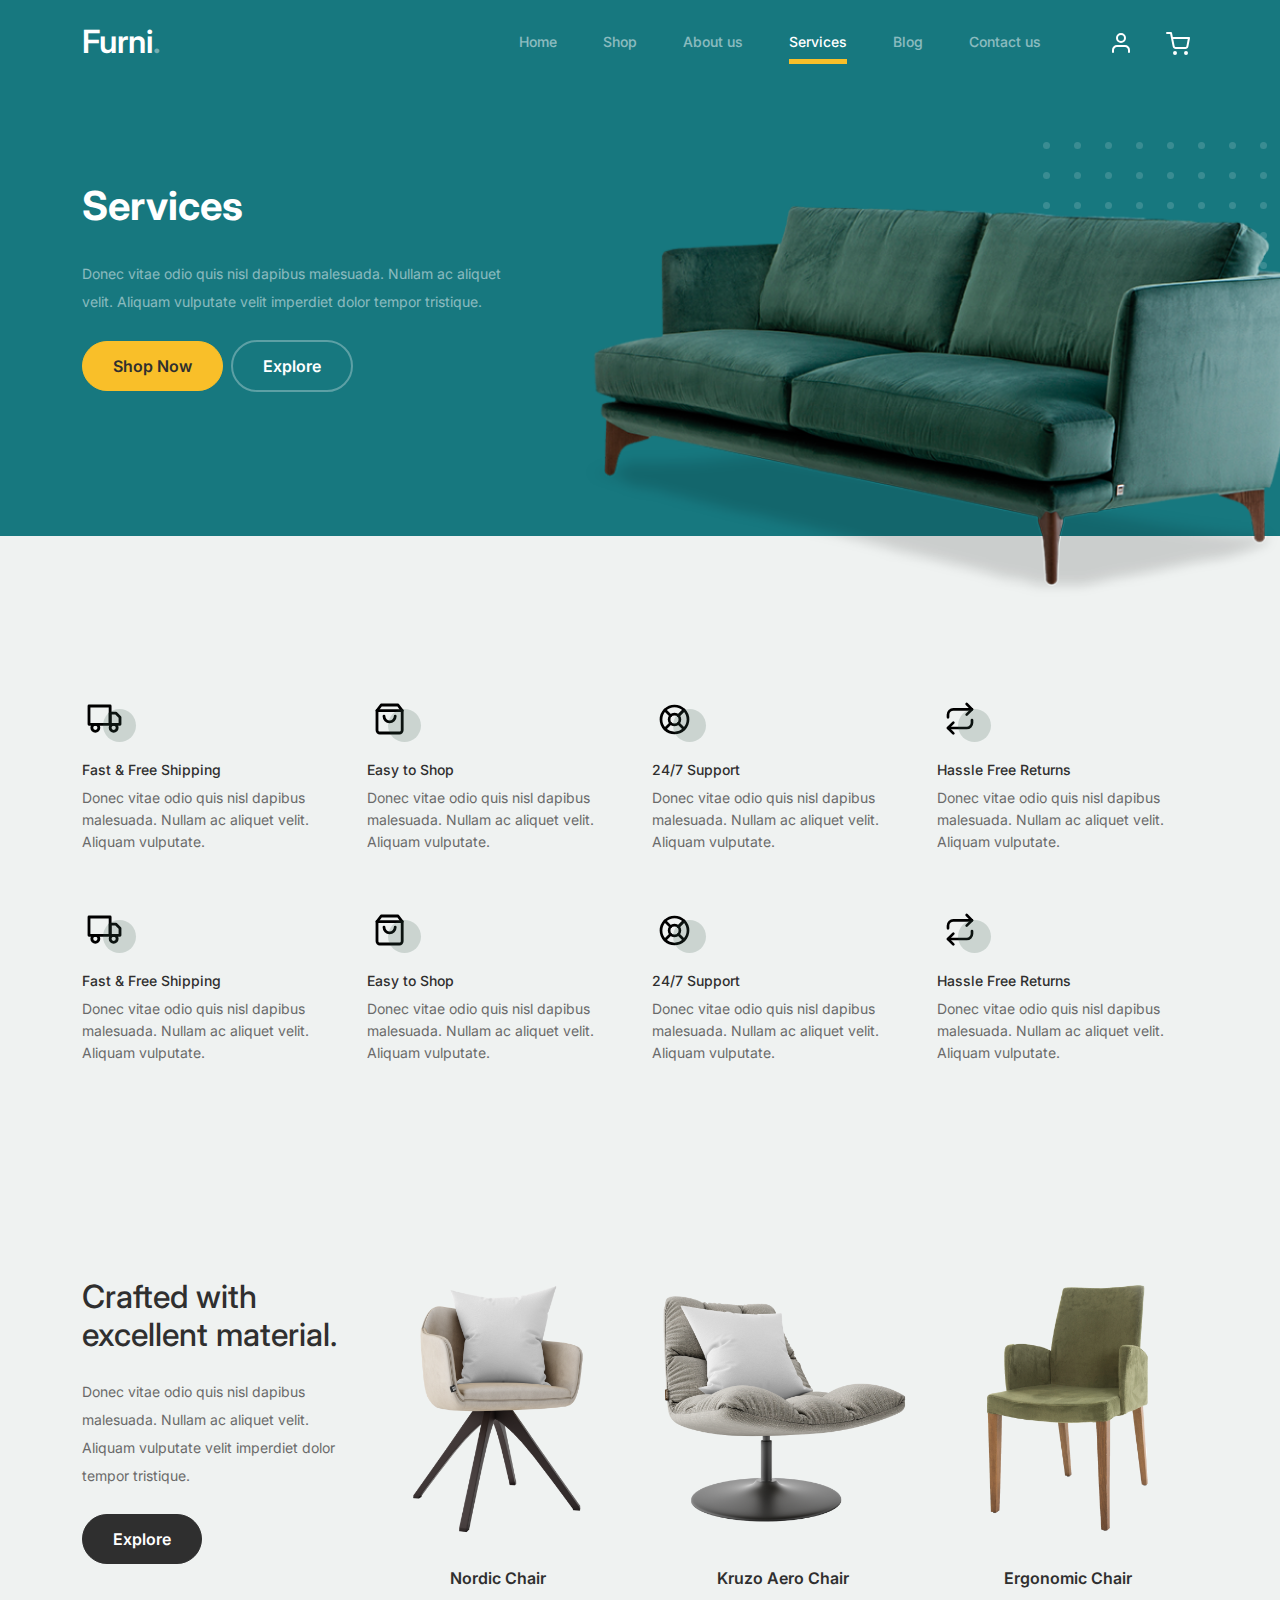
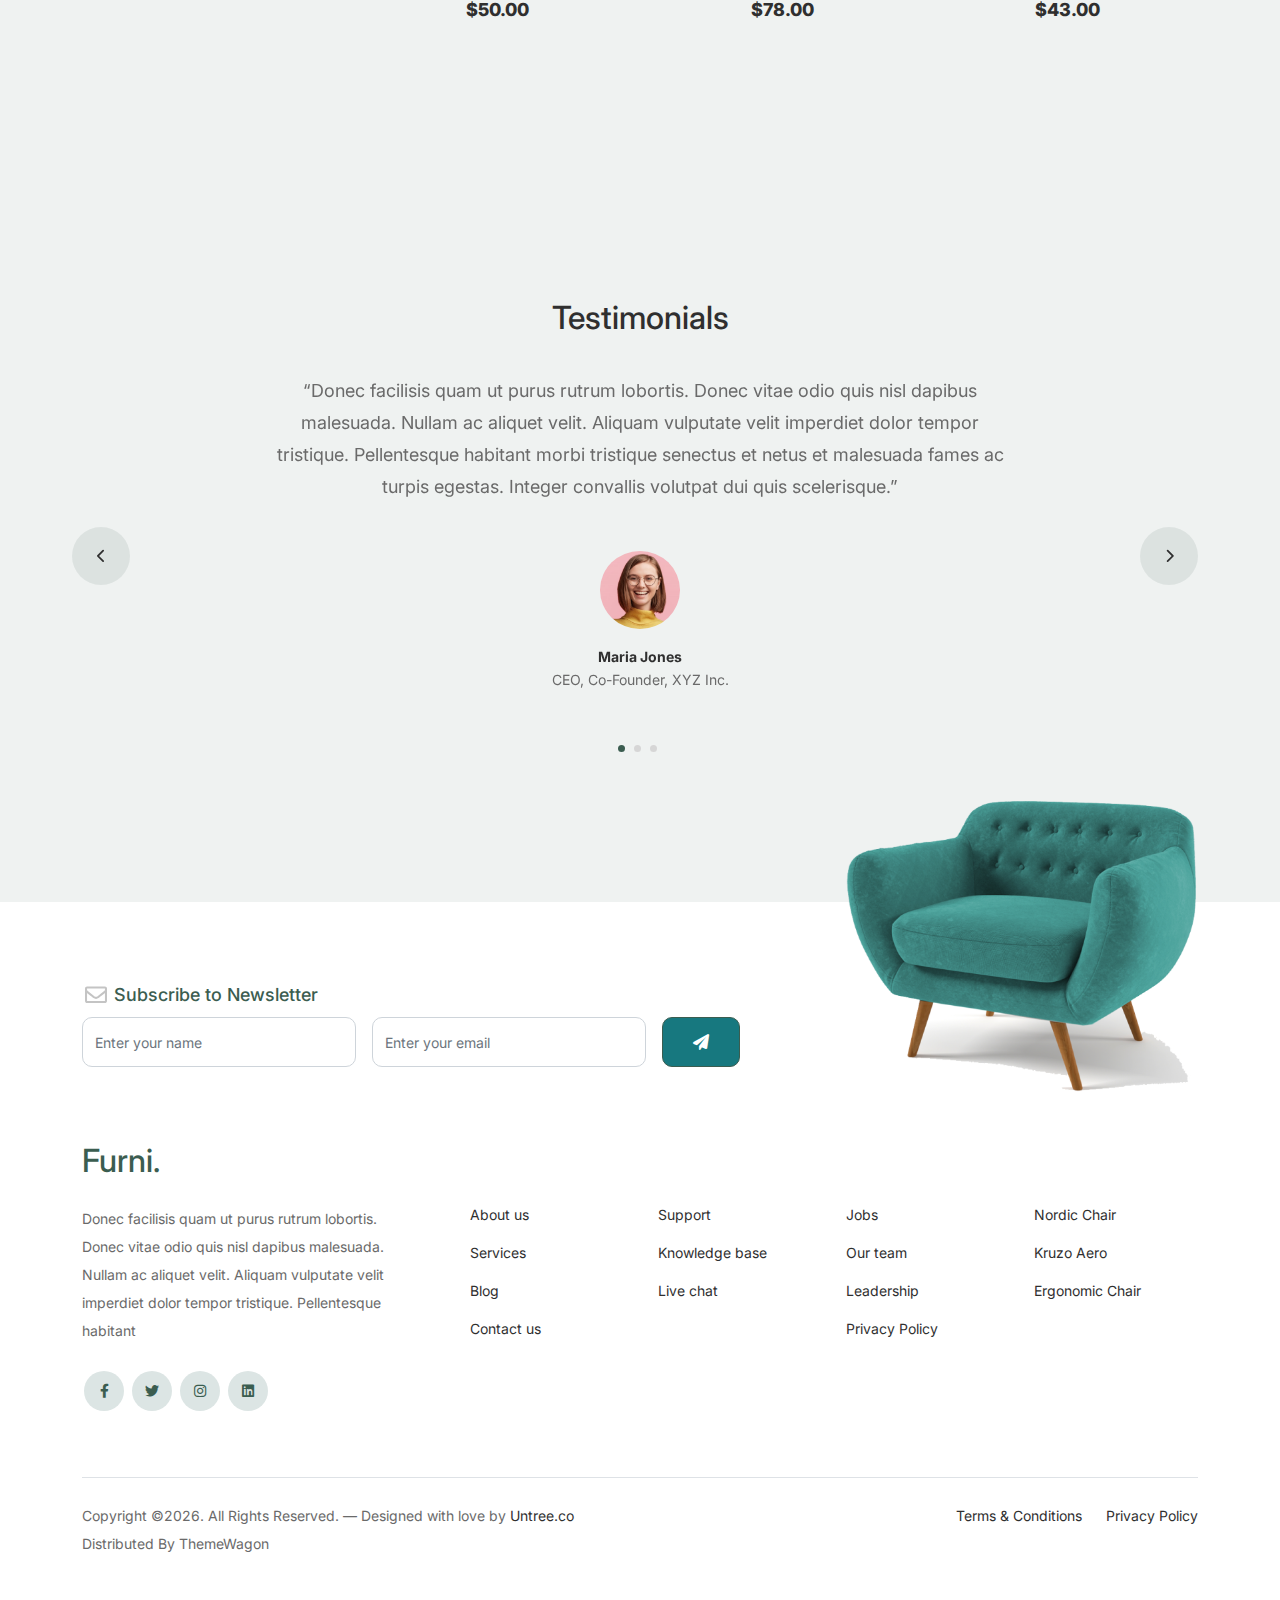
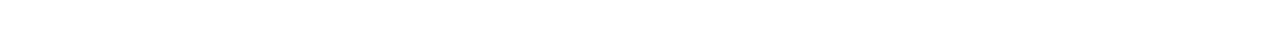
<file: furni-1.0.0/services.html>
<!-- /*
* Bootstrap 5
* Template Name: Furni
* Template Author: Untree.co
* Template URI: https://untree.co/
* License: https://creativecommons.org/licenses/by/3.0/
*/ -->
<!doctype html>
<html lang="en">
<head>
  <meta charset="utf-8">
  <meta name="viewport" content="width=device-width, initial-scale=1, shrink-to-fit=no">
  <meta name="author" content="Untree.co">
  <link rel="shortcut icon" href="favicon.png">

  <meta name="description" content="" />
  <meta name="keywords" content="bootstrap, bootstrap4" />

		<!-- Bootstrap CSS -->
		<link href="css/bootstrap.min.css" rel="stylesheet">
		<link href="https://cdnjs.cloudflare.com/ajax/libs/font-awesome/6.0.0-beta3/css/all.min.css" rel="stylesheet">
		<link href="css/tiny-slider.css" rel="stylesheet">
		<link href="css/style.css" rel="stylesheet">
		<title>Furni Free Bootstrap 5 Template for Furniture and Interior Design Websites by Untree.co </title>
	</head>

	<body>

		<!-- Start Header/Navigation -->
		<nav class="custom-navbar navbar navbar navbar-expand-md navbar-dark bg-dark" arial-label="Furni navigation bar">

			<div class="container">
				<a class="navbar-brand" href="index.html">Furni<span>.</span></a>

				<button class="navbar-toggler" type="button" data-bs-toggle="collapse" data-bs-target="#navbarsFurni" aria-controls="navbarsFurni" aria-expanded="false" aria-label="Toggle navigation">
					<span class="navbar-toggler-icon"></span>
				</button>

				<div class="collapse navbar-collapse" id="navbarsFurni">
					<ul class="custom-navbar-nav navbar-nav ms-auto mb-2 mb-md-0">
						<li class="nav-item">
							<a class="nav-link" href="index.html">Home</a>
						</li>
						<li><a class="nav-link" href="shop.html">Shop</a></li>
						<li><a class="nav-link" href="about.html">About us</a></li>
						<li class="active"><a class="nav-link" href="services.html">Services</a></li>
						<li><a class="nav-link" href="blog.html">Blog</a></li>
						<li><a class="nav-link" href="contact.html">Contact us</a></li>
					</ul>

					<ul class="custom-navbar-cta navbar-nav mb-2 mb-md-0 ms-5">
						<li><a class="nav-link" href="#"><img src="images/user.svg"></a></li>
						<li><a class="nav-link" href="cart.html"><img src="images/cart.svg"></a></li>
					</ul>
				</div>
			</div>
				
		</nav>
		<!-- End Header/Navigation -->

		<!-- Start Hero Section -->
			<div class="hero">
				<div class="container">
					<div class="row justify-content-between">
						<div class="col-lg-5">
							<div class="intro-excerpt">
								<h1>Services</h1>
								<p class="mb-4">Donec vitae odio quis nisl dapibus malesuada. Nullam ac aliquet velit. Aliquam vulputate velit imperdiet dolor tempor tristique.</p>
								<p><a href="" class="btn btn-secondary me-2">Shop Now</a><a href="#" class="btn btn-white-outline">Explore</a></p>
							</div>
						</div>
						<div class="col-lg-7">
							<div class="hero-img-wrap">
								<img src="images/couch.png" class="img-fluid">
							</div>
						</div>
					</div>
				</div>
			</div>
		<!-- End Hero Section -->

		

		<!-- Start Why Choose Us Section -->
		<div class="why-choose-section">
			<div class="container">
				
				
				<div class="row my-5">
					<div class="col-6 col-md-6 col-lg-3 mb-4">
						<div class="feature">
							<div class="icon">
								<img src="images/truck.svg" alt="Image" class="imf-fluid">
							</div>
							<h3>Fast &amp; Free Shipping</h3>
							<p>Donec vitae odio quis nisl dapibus malesuada. Nullam ac aliquet velit. Aliquam vulputate.</p>
						</div>
					</div>

					<div class="col-6 col-md-6 col-lg-3 mb-4">
						<div class="feature">
							<div class="icon">
								<img src="images/bag.svg" alt="Image" class="imf-fluid">
							</div>
							<h3>Easy to Shop</h3>
							<p>Donec vitae odio quis nisl dapibus malesuada. Nullam ac aliquet velit. Aliquam vulputate.</p>
						</div>
					</div>

					<div class="col-6 col-md-6 col-lg-3 mb-4">
						<div class="feature">
							<div class="icon">
								<img src="images/support.svg" alt="Image" class="imf-fluid">
							</div>
							<h3>24/7 Support</h3>
							<p>Donec vitae odio quis nisl dapibus malesuada. Nullam ac aliquet velit. Aliquam vulputate.</p>
						</div>
					</div>

					<div class="col-6 col-md-6 col-lg-3 mb-4">
						<div class="feature">
							<div class="icon">
								<img src="images/return.svg" alt="Image" class="imf-fluid">
							</div>
							<h3>Hassle Free Returns</h3>
							<p>Donec vitae odio quis nisl dapibus malesuada. Nullam ac aliquet velit. Aliquam vulputate.</p>
						</div>
					</div>

					<div class="col-6 col-md-6 col-lg-3 mb-4">
						<div class="feature">
							<div class="icon">
								<img src="images/truck.svg" alt="Image" class="imf-fluid">
							</div>
							<h3>Fast &amp; Free Shipping</h3>
							<p>Donec vitae odio quis nisl dapibus malesuada. Nullam ac aliquet velit. Aliquam vulputate.</p>
						</div>
					</div>

					<div class="col-6 col-md-6 col-lg-3 mb-4">
						<div class="feature">
							<div class="icon">
								<img src="images/bag.svg" alt="Image" class="imf-fluid">
							</div>
							<h3>Easy to Shop</h3>
							<p>Donec vitae odio quis nisl dapibus malesuada. Nullam ac aliquet velit. Aliquam vulputate.</p>
						</div>
					</div>

					<div class="col-6 col-md-6 col-lg-3 mb-4">
						<div class="feature">
							<div class="icon">
								<img src="images/support.svg" alt="Image" class="imf-fluid">
							</div>
							<h3>24/7 Support</h3>
							<p>Donec vitae odio quis nisl dapibus malesuada. Nullam ac aliquet velit. Aliquam vulputate.</p>
						</div>
					</div>

					<div class="col-6 col-md-6 col-lg-3 mb-4">
						<div class="feature">
							<div class="icon">
								<img src="images/return.svg" alt="Image" class="imf-fluid">
							</div>
							<h3>Hassle Free Returns</h3>
							<p>Donec vitae odio quis nisl dapibus malesuada. Nullam ac aliquet velit. Aliquam vulputate.</p>
						</div>
					</div>

				</div>
			
			</div>
		</div>
		<!-- End Why Choose Us Section -->

		<!-- Start Product Section -->
		<div class="product-section pt-0">
			<div class="container">
				<div class="row">

					<!-- Start Column 1 -->
					<div class="col-md-12 col-lg-3 mb-5 mb-lg-0">
						<h2 class="mb-4 section-title">Crafted with excellent material.</h2>
						<p class="mb-4">Donec vitae odio quis nisl dapibus malesuada. Nullam ac aliquet velit. Aliquam vulputate velit imperdiet dolor tempor tristique. </p>
						<p><a href="#" class="btn">Explore</a></p>
					</div> 
					<!-- End Column 1 -->

					<!-- Start Column 2 -->
					<div class="col-12 col-md-4 col-lg-3 mb-5 mb-md-0">
						<a class="product-item" href="#">
							<img src="images/product-1.png" class="img-fluid product-thumbnail">
							<h3 class="product-title">Nordic Chair</h3>
							<strong class="product-price">$50.00</strong>

							<span class="icon-cross">
								<img src="images/cross.svg" class="img-fluid">
							</span>
						</a>
					</div> 
					<!-- End Column 2 -->

					<!-- Start Column 3 -->
					<div class="col-12 col-md-4 col-lg-3 mb-5 mb-md-0">
						<a class="product-item" href="#">
							<img src="images/product-2.png" class="img-fluid product-thumbnail">
							<h3 class="product-title">Kruzo Aero Chair</h3>
							<strong class="product-price">$78.00</strong>

							<span class="icon-cross">
								<img src="images/cross.svg" class="img-fluid">
							</span>
						</a>
					</div>
					<!-- End Column 3 -->

					<!-- Start Column 4 -->
					<div class="col-12 col-md-4 col-lg-3 mb-5 mb-md-0">
						<a class="product-item" href="#">
							<img src="images/product-3.png" class="img-fluid product-thumbnail">
							<h3 class="product-title">Ergonomic Chair</h3>
							<strong class="product-price">$43.00</strong>

							<span class="icon-cross">
								<img src="images/cross.svg" class="img-fluid">
							</span>
						</a>
					</div>
					<!-- End Column 4 -->

				</div>
			</div>
		</div>
		<!-- End Product Section -->

		

		<!-- Start Testimonial Slider -->
		<div class="testimonial-section before-footer-section">
			<div class="container">
				<div class="row">
					<div class="col-lg-7 mx-auto text-center">
						<h2 class="section-title">Testimonials</h2>
					</div>
				</div>

				<div class="row justify-content-center">
					<div class="col-lg-12">
						<div class="testimonial-slider-wrap text-center">

							<div id="testimonial-nav">
								<span class="prev" data-controls="prev"><span class="fa fa-chevron-left"></span></span>
								<span class="next" data-controls="next"><span class="fa fa-chevron-right"></span></span>
							</div>

							<div class="testimonial-slider">
								
								<div class="item">
									<div class="row justify-content-center">
										<div class="col-lg-8 mx-auto">

											<div class="testimonial-block text-center">
												<blockquote class="mb-5">
													<p>&ldquo;Donec facilisis quam ut purus rutrum lobortis. Donec vitae odio quis nisl dapibus malesuada. Nullam ac aliquet velit. Aliquam vulputate velit imperdiet dolor tempor tristique. Pellentesque habitant morbi tristique senectus et netus et malesuada fames ac turpis egestas. Integer convallis volutpat dui quis scelerisque.&rdquo;</p>
												</blockquote>

												<div class="author-info">
													<div class="author-pic">
														<img src="images/person-1.png" alt="Maria Jones" class="img-fluid">
													</div>
													<h3 class="font-weight-bold">Maria Jones</h3>
													<span class="position d-block mb-3">CEO, Co-Founder, XYZ Inc.</span>
												</div>
											</div>

										</div>
									</div>
								</div> 
								<!-- END item -->

								<div class="item">
									<div class="row justify-content-center">
										<div class="col-lg-8 mx-auto">

											<div class="testimonial-block text-center">
												<blockquote class="mb-5">
													<p>&ldquo;Donec facilisis quam ut purus rutrum lobortis. Donec vitae odio quis nisl dapibus malesuada. Nullam ac aliquet velit. Aliquam vulputate velit imperdiet dolor tempor tristique. Pellentesque habitant morbi tristique senectus et netus et malesuada fames ac turpis egestas. Integer convallis volutpat dui quis scelerisque.&rdquo;</p>
												</blockquote>

												<div class="author-info">
													<div class="author-pic">
														<img src="images/person-1.png" alt="Maria Jones" class="img-fluid">
													</div>
													<h3 class="font-weight-bold">Maria Jones</h3>
													<span class="position d-block mb-3">CEO, Co-Founder, XYZ Inc.</span>
												</div>
											</div>

										</div>
									</div>
								</div> 
								<!-- END item -->

								<div class="item">
									<div class="row justify-content-center">
										<div class="col-lg-8 mx-auto">

											<div class="testimonial-block text-center">
												<blockquote class="mb-5">
													<p>&ldquo;Donec facilisis quam ut purus rutrum lobortis. Donec vitae odio quis nisl dapibus malesuada. Nullam ac aliquet velit. Aliquam vulputate velit imperdiet dolor tempor tristique. Pellentesque habitant morbi tristique senectus et netus et malesuada fames ac turpis egestas. Integer convallis volutpat dui quis scelerisque.&rdquo;</p>
												</blockquote>

												<div class="author-info">
													<div class="author-pic">
														<img src="images/person-1.png" alt="Maria Jones" class="img-fluid">
													</div>
													<h3 class="font-weight-bold">Maria Jones</h3>
													<span class="position d-block mb-3">CEO, Co-Founder, XYZ Inc.</span>
												</div>
											</div>

										</div>
									</div>
								</div> 
								<!-- END item -->

							</div>

						</div>
					</div>
				</div>
			</div>
		</div>
		<!-- End Testimonial Slider -->

		

		<!-- Start Footer Section -->
		<footer class="footer-section">
			<div class="container relative">

				<div class="sofa-img">
					<img src="images/sofa.png" alt="Image" class="img-fluid">
				</div>

				<div class="row">
					<div class="col-lg-8">
						<div class="subscription-form">
							<h3 class="d-flex align-items-center"><span class="me-1"><img src="images/envelope-outline.svg" alt="Image" class="img-fluid"></span><span>Subscribe to Newsletter</span></h3>

							<form action="#" class="row g-3">
								<div class="col-auto">
									<input type="text" class="form-control" placeholder="Enter your name">
								</div>
								<div class="col-auto">
									<input type="email" class="form-control" placeholder="Enter your email">
								</div>
								<div class="col-auto">
									<button class="btn btn-primary">
										<span class="fa fa-paper-plane"></span>
									</button>
								</div>
							</form>

						</div>
					</div>
				</div>

				<div class="row g-5 mb-5">
					<div class="col-lg-4">
						<div class="mb-4 footer-logo-wrap"><a href="#" class="footer-logo">Furni<span>.</span></a></div>
						<p class="mb-4">Donec facilisis quam ut purus rutrum lobortis. Donec vitae odio quis nisl dapibus malesuada. Nullam ac aliquet velit. Aliquam vulputate velit imperdiet dolor tempor tristique. Pellentesque habitant</p>

						<ul class="list-unstyled custom-social">
							<li><a href="#"><span class="fa fa-brands fa-facebook-f"></span></a></li>
							<li><a href="#"><span class="fa fa-brands fa-twitter"></span></a></li>
							<li><a href="#"><span class="fa fa-brands fa-instagram"></span></a></li>
							<li><a href="#"><span class="fa fa-brands fa-linkedin"></span></a></li>
						</ul>
					</div>

					<div class="col-lg-8">
						<div class="row links-wrap">
							<div class="col-6 col-sm-6 col-md-3">
								<ul class="list-unstyled">
									<li><a href="#">About us</a></li>
									<li><a href="#">Services</a></li>
									<li><a href="#">Blog</a></li>
									<li><a href="#">Contact us</a></li>
								</ul>
							</div>

							<div class="col-6 col-sm-6 col-md-3">
								<ul class="list-unstyled">
									<li><a href="#">Support</a></li>
									<li><a href="#">Knowledge base</a></li>
									<li><a href="#">Live chat</a></li>
								</ul>
							</div>

							<div class="col-6 col-sm-6 col-md-3">
								<ul class="list-unstyled">
									<li><a href="#">Jobs</a></li>
									<li><a href="#">Our team</a></li>
									<li><a href="#">Leadership</a></li>
									<li><a href="#">Privacy Policy</a></li>
								</ul>
							</div>

							<div class="col-6 col-sm-6 col-md-3">
								<ul class="list-unstyled">
									<li><a href="#">Nordic Chair</a></li>
									<li><a href="#">Kruzo Aero</a></li>
									<li><a href="#">Ergonomic Chair</a></li>
								</ul>
							</div>
						</div>
					</div>

				</div>

				<div class="border-top copyright">
					<div class="row pt-4">
						<div class="col-lg-6">
							<p class="mb-2 text-center text-lg-start">Copyright &copy;<script>document.write(new Date().getFullYear());</script>. All Rights Reserved. &mdash; Designed with love by <a href="https://untree.co">Untree.co</a> Distributed By <a hreff="https://themewagon.com">ThemeWagon</a> <!-- License information: https://untree.co/license/ -->
            </p>
						</div>

						<div class="col-lg-6 text-center text-lg-end">
							<ul class="list-unstyled d-inline-flex ms-auto">
								<li class="me-4"><a href="#">Terms &amp; Conditions</a></li>
								<li><a href="#">Privacy Policy</a></li>
							</ul>
						</div>

					</div>
				</div>

			</div>
		</footer>
		<!-- End Footer Section -->	


		<script src="js/bootstrap.bundle.min.js"></script>
		<script src="js/tiny-slider.js"></script>
		<script src="js/custom.js"></script>
	</body>

</html>
</file>
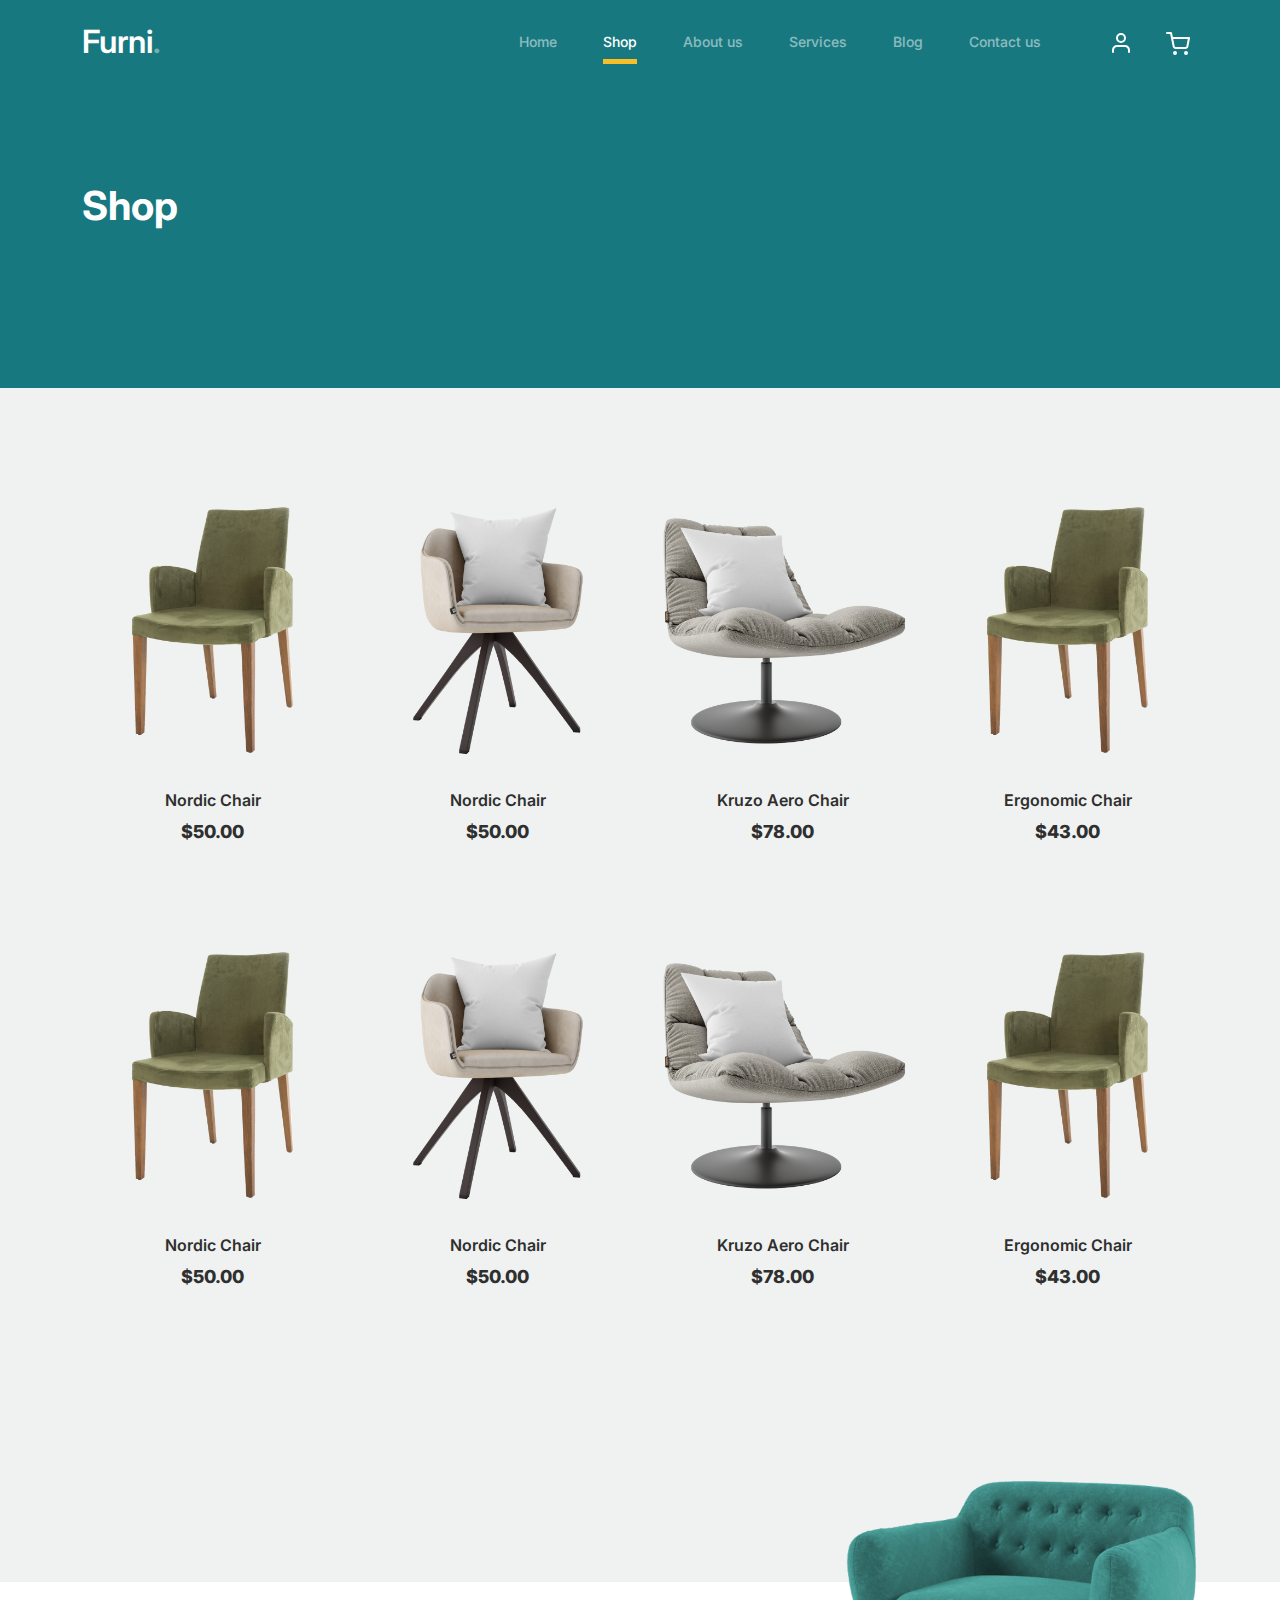
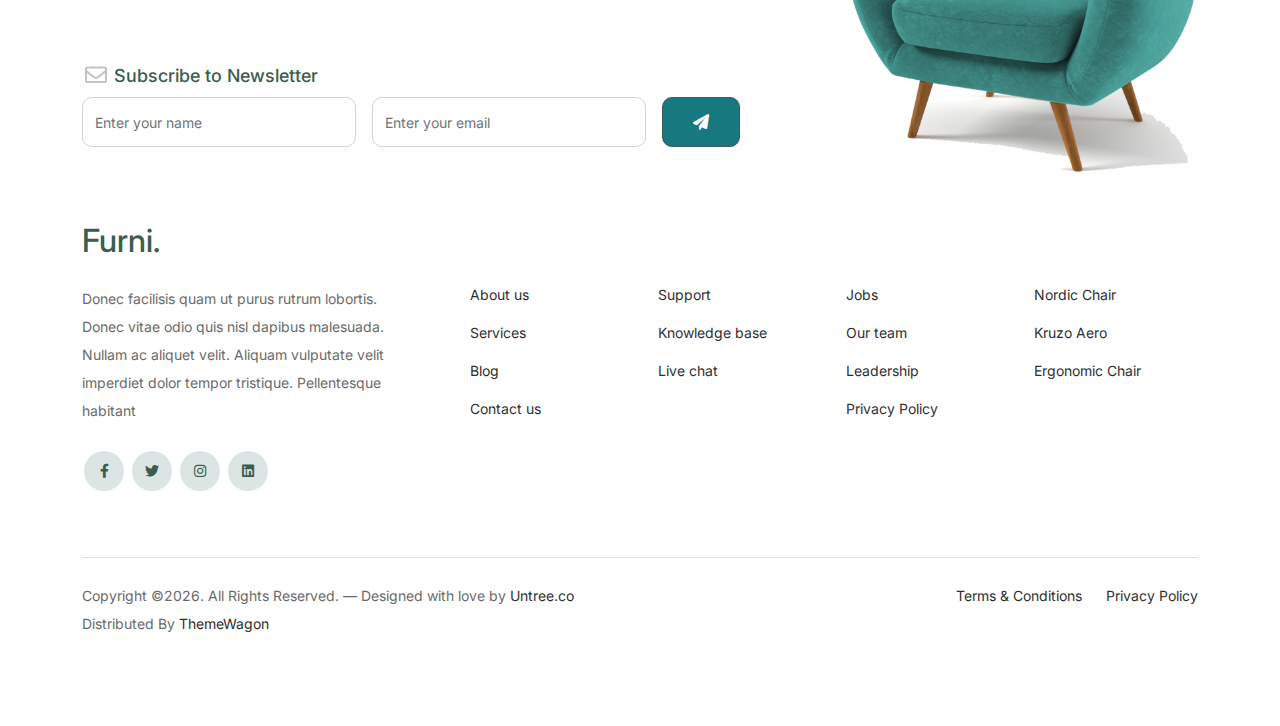
<file: furni-1.0.0/shop.html>
<!-- /*
* Bootstrap 5
* Template Name: Furni
* Template Author: Untree.co
* Template URI: https://untree.co/
* License: https://creativecommons.org/licenses/by/3.0/
*/ -->
<!doctype html>
<html lang="en">
<head>
  <meta charset="utf-8">
  <meta name="viewport" content="width=device-width, initial-scale=1, shrink-to-fit=no">
  <meta name="author" content="Untree.co">
  <link rel="shortcut icon" href="favicon.png">

  <meta name="description" content="" />
  <meta name="keywords" content="bootstrap, bootstrap4" />

		<!-- Bootstrap CSS -->
		<link href="css/bootstrap.min.css" rel="stylesheet">
		<link href="https://cdnjs.cloudflare.com/ajax/libs/font-awesome/6.0.0-beta3/css/all.min.css" rel="stylesheet">
		<link href="css/tiny-slider.css" rel="stylesheet">
		<link href="css/style.css" rel="stylesheet">
		<title>Furni Free Bootstrap 5 Template for Furniture and Interior Design Websites by Untree.co </title>
	</head>

	<body>

		<!-- Start Header/Navigation -->
		<nav class="custom-navbar navbar navbar navbar-expand-md navbar-dark bg-dark" arial-label="Furni navigation bar">

			<div class="container">
				<a class="navbar-brand" href="index.html">Furni<span>.</span></a>

				<button class="navbar-toggler" type="button" data-bs-toggle="collapse" data-bs-target="#navbarsFurni" aria-controls="navbarsFurni" aria-expanded="false" aria-label="Toggle navigation">
					<span class="navbar-toggler-icon"></span>
				</button>

				<div class="collapse navbar-collapse" id="navbarsFurni">
					<ul class="custom-navbar-nav navbar-nav ms-auto mb-2 mb-md-0">
						<li class="nav-item ">
							<a class="nav-link" href="index.html">Home</a>
						</li>
						<li class="active"><a class="nav-link" href="shop.html">Shop</a></li>
						<li><a class="nav-link" href="about.html">About us</a></li>
						<li><a class="nav-link" href="services.html">Services</a></li>
						<li><a class="nav-link" href="blog.html">Blog</a></li>
						<li><a class="nav-link" href="contact.html">Contact us</a></li>
					</ul>

					<ul class="custom-navbar-cta navbar-nav mb-2 mb-md-0 ms-5">
						<li><a class="nav-link" href="#"><img src="images/user.svg"></a></li>
						<li><a class="nav-link" href="cart.html"><img src="images/cart.svg"></a></li>
					</ul>
				</div>
			</div>
				
		</nav>
		<!-- End Header/Navigation -->

		<!-- Start Hero Section -->
			<div class="hero">
				<div class="container">
					<div class="row justify-content-between">
						<div class="col-lg-5">
							<div class="intro-excerpt">
								<h1>Shop</h1>
							</div>
						</div>
						<div class="col-lg-7">
							
						</div>
					</div>
				</div>
			</div>
		<!-- End Hero Section -->

		

		<div class="untree_co-section product-section before-footer-section">
		    <div class="container">
		      	<div class="row">

		      		<!-- Start Column 1 -->
					<div class="col-12 col-md-4 col-lg-3 mb-5">
						<a class="product-item" href="#">
							<img src="images/product-3.png" class="img-fluid product-thumbnail">
							<h3 class="product-title">Nordic Chair</h3>
							<strong class="product-price">$50.00</strong>

							<span class="icon-cross">
								<img src="images/cross.svg" class="img-fluid">
							</span>
						</a>
					</div> 
					<!-- End Column 1 -->
						
					<!-- Start Column 2 -->
					<div class="col-12 col-md-4 col-lg-3 mb-5">
						<a class="product-item" href="#">
							<img src="images/product-1.png" class="img-fluid product-thumbnail">
							<h3 class="product-title">Nordic Chair</h3>
							<strong class="product-price">$50.00</strong>

							<span class="icon-cross">
								<img src="images/cross.svg" class="img-fluid">
							</span>
						</a>
					</div> 
					<!-- End Column 2 -->

					<!-- Start Column 3 -->
					<div class="col-12 col-md-4 col-lg-3 mb-5">
						<a class="product-item" href="#">
							<img src="images/product-2.png" class="img-fluid product-thumbnail">
							<h3 class="product-title">Kruzo Aero Chair</h3>
							<strong class="product-price">$78.00</strong>

							<span class="icon-cross">
								<img src="images/cross.svg" class="img-fluid">
							</span>
						</a>
					</div>
					<!-- End Column 3 -->

					<!-- Start Column 4 -->
					<div class="col-12 col-md-4 col-lg-3 mb-5">
						<a class="product-item" href="#">
							<img src="images/product-3.png" class="img-fluid product-thumbnail">
							<h3 class="product-title">Ergonomic Chair</h3>
							<strong class="product-price">$43.00</strong>

							<span class="icon-cross">
								<img src="images/cross.svg" class="img-fluid">
							</span>
						</a>
					</div>
					<!-- End Column 4 -->


					<!-- Start Column 1 -->
					<div class="col-12 col-md-4 col-lg-3 mb-5">
						<a class="product-item" href="#">
							<img src="images/product-3.png" class="img-fluid product-thumbnail">
							<h3 class="product-title">Nordic Chair</h3>
							<strong class="product-price">$50.00</strong>

							<span class="icon-cross">
								<img src="images/cross.svg" class="img-fluid">
							</span>
						</a>
					</div> 
					<!-- End Column 1 -->
						
					<!-- Start Column 2 -->
					<div class="col-12 col-md-4 col-lg-3 mb-5">
						<a class="product-item" href="#">
							<img src="images/product-1.png" class="img-fluid product-thumbnail">
							<h3 class="product-title">Nordic Chair</h3>
							<strong class="product-price">$50.00</strong>

							<span class="icon-cross">
								<img src="images/cross.svg" class="img-fluid">
							</span>
						</a>
					</div> 
					<!-- End Column 2 -->

					<!-- Start Column 3 -->
					<div class="col-12 col-md-4 col-lg-3 mb-5">
						<a class="product-item" href="#">
							<img src="images/product-2.png" class="img-fluid product-thumbnail">
							<h3 class="product-title">Kruzo Aero Chair</h3>
							<strong class="product-price">$78.00</strong>

							<span class="icon-cross">
								<img src="images/cross.svg" class="img-fluid">
							</span>
						</a>
					</div>
					<!-- End Column 3 -->

					<!-- Start Column 4 -->
					<div class="col-12 col-md-4 col-lg-3 mb-5">
						<a class="product-item" href="#">
							<img src="images/product-3.png" class="img-fluid product-thumbnail">
							<h3 class="product-title">Ergonomic Chair</h3>
							<strong class="product-price">$43.00</strong>

							<span class="icon-cross">
								<img src="images/cross.svg" class="img-fluid">
							</span>
						</a>
					</div>
					<!-- End Column 4 -->

		      	</div>
		    </div>
		</div>


		<!-- Start Footer Section -->
		<footer class="footer-section">
			<div class="container relative">

				<div class="sofa-img">
					<img src="images/sofa.png" alt="Image" class="img-fluid">
				</div>

				<div class="row">
					<div class="col-lg-8">
						<div class="subscription-form">
							<h3 class="d-flex align-items-center"><span class="me-1"><img src="images/envelope-outline.svg" alt="Image" class="img-fluid"></span><span>Subscribe to Newsletter</span></h3>

							<form action="#" class="row g-3">
								<div class="col-auto">
									<input type="text" class="form-control" placeholder="Enter your name">
								</div>
								<div class="col-auto">
									<input type="email" class="form-control" placeholder="Enter your email">
								</div>
								<div class="col-auto">
									<button class="btn btn-primary">
										<span class="fa fa-paper-plane"></span>
									</button>
								</div>
							</form>

						</div>
					</div>
				</div>

				<div class="row g-5 mb-5">
					<div class="col-lg-4">
						<div class="mb-4 footer-logo-wrap"><a href="#" class="footer-logo">Furni<span>.</span></a></div>
						<p class="mb-4">Donec facilisis quam ut purus rutrum lobortis. Donec vitae odio quis nisl dapibus malesuada. Nullam ac aliquet velit. Aliquam vulputate velit imperdiet dolor tempor tristique. Pellentesque habitant</p>

						<ul class="list-unstyled custom-social">
							<li><a href="#"><span class="fa fa-brands fa-facebook-f"></span></a></li>
							<li><a href="#"><span class="fa fa-brands fa-twitter"></span></a></li>
							<li><a href="#"><span class="fa fa-brands fa-instagram"></span></a></li>
							<li><a href="#"><span class="fa fa-brands fa-linkedin"></span></a></li>
						</ul>
					</div>

					<div class="col-lg-8">
						<div class="row links-wrap">
							<div class="col-6 col-sm-6 col-md-3">
								<ul class="list-unstyled">
									<li><a href="#">About us</a></li>
									<li><a href="#">Services</a></li>
									<li><a href="#">Blog</a></li>
									<li><a href="#">Contact us</a></li>
								</ul>
							</div>

							<div class="col-6 col-sm-6 col-md-3">
								<ul class="list-unstyled">
									<li><a href="#">Support</a></li>
									<li><a href="#">Knowledge base</a></li>
									<li><a href="#">Live chat</a></li>
								</ul>
							</div>

							<div class="col-6 col-sm-6 col-md-3">
								<ul class="list-unstyled">
									<li><a href="#">Jobs</a></li>
									<li><a href="#">Our team</a></li>
									<li><a href="#">Leadership</a></li>
									<li><a href="#">Privacy Policy</a></li>
								</ul>
							</div>

							<div class="col-6 col-sm-6 col-md-3">
								<ul class="list-unstyled">
									<li><a href="#">Nordic Chair</a></li>
									<li><a href="#">Kruzo Aero</a></li>
									<li><a href="#">Ergonomic Chair</a></li>
								</ul>
							</div>
						</div>
					</div>

				</div>

				<div class="border-top copyright">
					<div class="row pt-4">
						<div class="col-lg-6">
							<p class="mb-2 text-center text-lg-start">Copyright &copy;<script>document.write(new Date().getFullYear());</script>. All Rights Reserved. &mdash; Designed with love by <a href="https://untree.co">Untree.co</a>  Distributed By <a href="https://themewagon.com">ThemeWagon</a> <!-- License information: https://untree.co/license/ -->
            </p>
						</div>

						<div class="col-lg-6 text-center text-lg-end">
							<ul class="list-unstyled d-inline-flex ms-auto">
								<li class="me-4"><a href="#">Terms &amp; Conditions</a></li>
								<li><a href="#">Privacy Policy</a></li>
							</ul>
						</div>

					</div>
				</div>

			</div>
		</footer>
		<!-- End Footer Section -->	


		<script src="js/bootstrap.bundle.min.js"></script>
		<script src="js/tiny-slider.js"></script>
		<script src="js/custom.js"></script>
	</body>

</html>
</file>
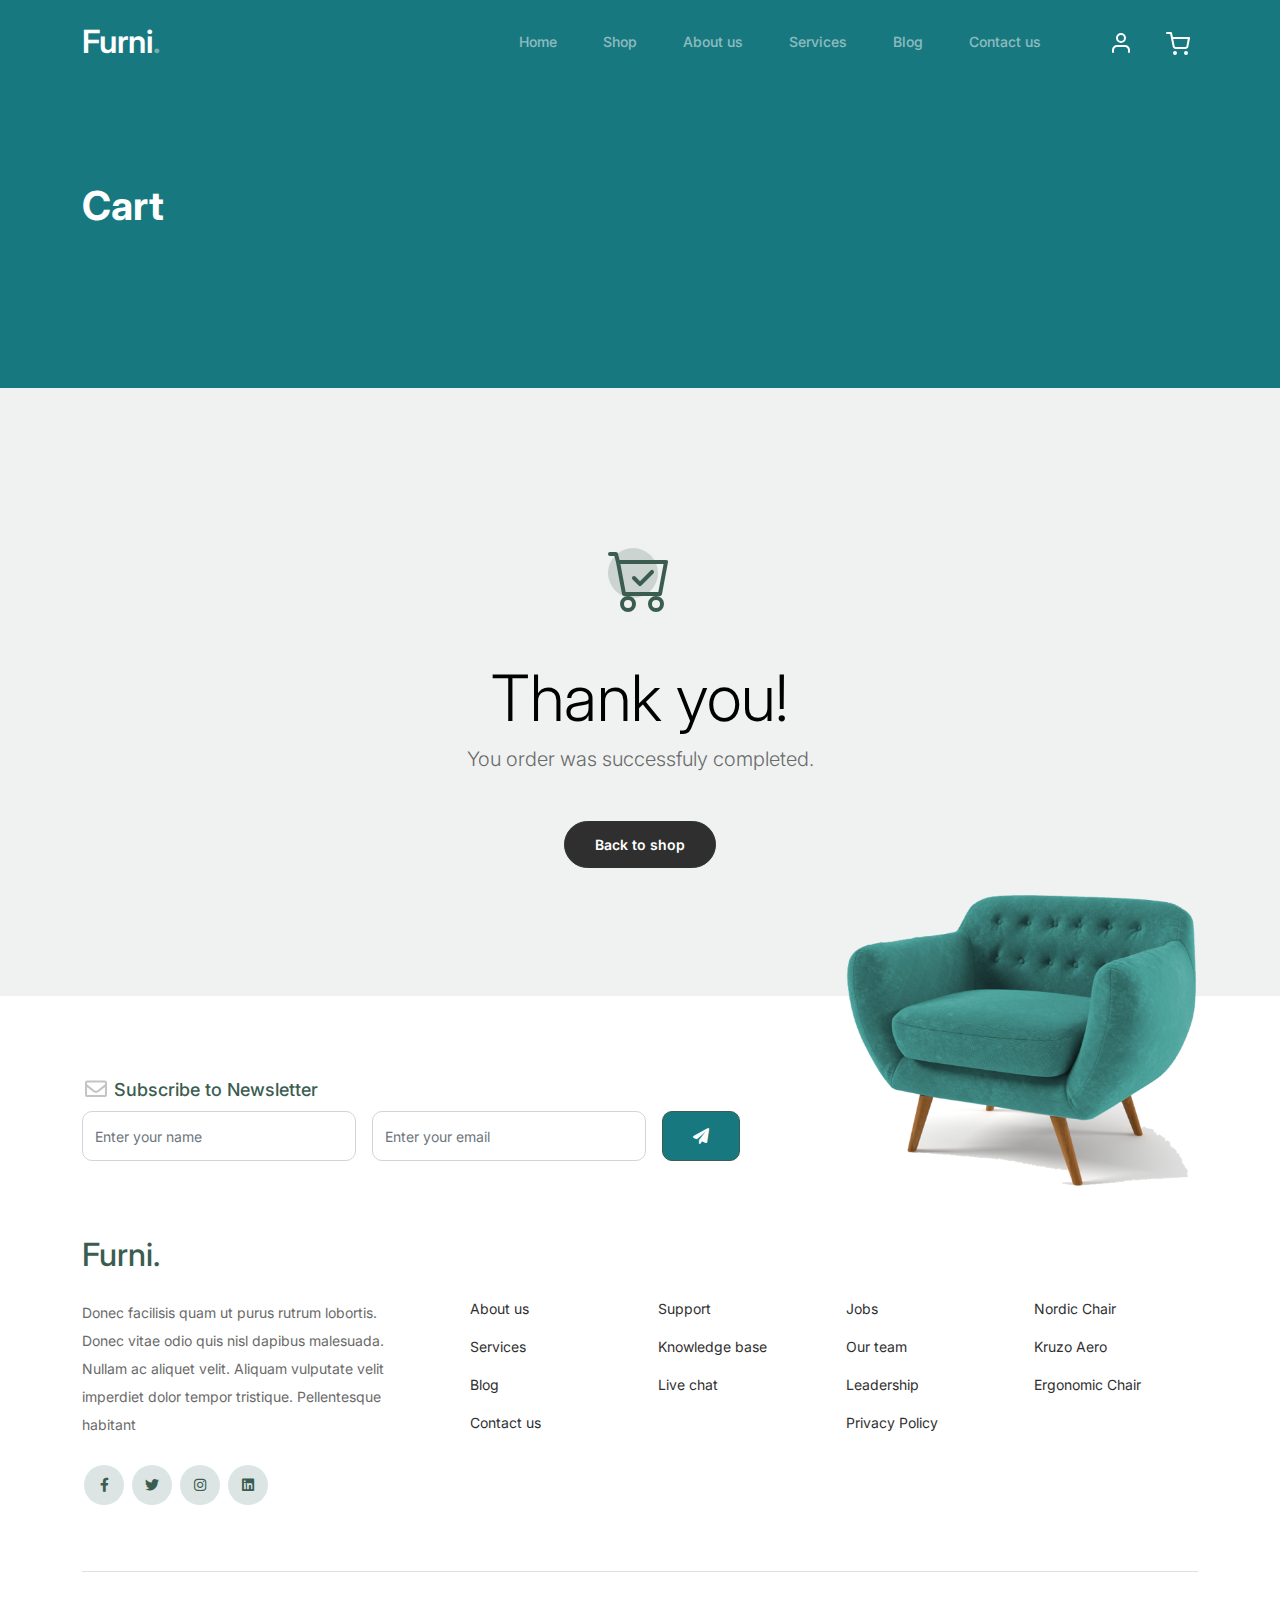
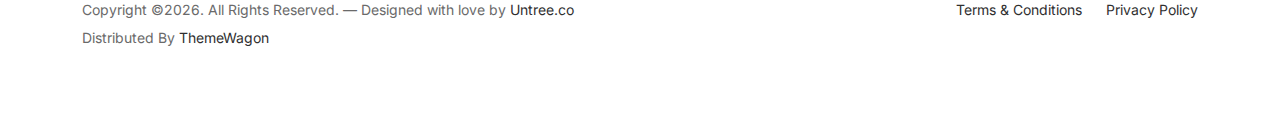
<file: furni-1.0.0/thankyou.html>
<!-- /*
* Bootstrap 5
* Template Name: Furni
* Template Author: Untree.co
* Template URI: https://untree.co/
* License: https://creativecommons.org/licenses/by/3.0/
*/ -->
<!doctype html>
<html lang="en">
<head>
  <meta charset="utf-8">
  <meta name="viewport" content="width=device-width, initial-scale=1, shrink-to-fit=no">
  <meta name="author" content="Untree.co">
  <link rel="shortcut icon" href="favicon.png">

  <meta name="description" content="" />
  <meta name="keywords" content="bootstrap, bootstrap4" />

		<!-- Bootstrap CSS -->
		<link href="css/bootstrap.min.css" rel="stylesheet">
		<link href="https://cdnjs.cloudflare.com/ajax/libs/font-awesome/6.0.0-beta3/css/all.min.css" rel="stylesheet">
		<link href="css/tiny-slider.css" rel="stylesheet">
		<link href="css/style.css" rel="stylesheet">
		<title>Furni Free Bootstrap 5 Template for Furniture and Interior Design Websites by Untree.co </title>
	</head>

	<body>

		<!-- Start Header/Navigation -->
		<nav class="custom-navbar navbar navbar navbar-expand-md navbar-dark bg-dark" arial-label="Furni navigation bar">

			<div class="container">
				<a class="navbar-brand" href="index.html">Furni<span>.</span></a>

				<button class="navbar-toggler" type="button" data-bs-toggle="collapse" data-bs-target="#navbarsFurni" aria-controls="navbarsFurni" aria-expanded="false" aria-label="Toggle navigation">
					<span class="navbar-toggler-icon"></span>
				</button>

				<div class="collapse navbar-collapse" id="navbarsFurni">
					<ul class="custom-navbar-nav navbar-nav ms-auto mb-2 mb-md-0">
						<li class="nav-item ">
							<a class="nav-link" href="index.html">Home</a>
						</li>
						<li><a class="nav-link" href="shop.html">Shop</a></li>
						<li><a class="nav-link" href="about.html">About us</a></li>
						<li><a class="nav-link" href="services.html">Services</a></li>
						<li><a class="nav-link" href="blog.html">Blog</a></li>
						<li><a class="nav-link" href="contact.html">Contact us</a></li>
					</ul>

					<ul class="custom-navbar-cta navbar-nav mb-2 mb-md-0 ms-5">
						<li><a class="nav-link" href="#"><img src="images/user.svg"></a></li>
						<li><a class="nav-link" href="cart.html"><img src="images/cart.svg"></a></li>
					</ul>
				</div>
			</div>
				
		</nav>
		<!-- End Header/Navigation -->

		<!-- Start Hero Section -->
			<div class="hero">
				<div class="container">
					<div class="row justify-content-between">
						<div class="col-lg-5">
							<div class="intro-excerpt">
								<h1>Cart</h1>
							</div>
						</div>
						<div class="col-lg-7">
							
						</div>
					</div>
				</div>
			</div>
		<!-- End Hero Section -->

		

		<div class="untree_co-section">
    <div class="container">
      <div class="row">
        <div class="col-md-12 text-center pt-5">
          <span class="display-3 thankyou-icon text-primary">
            <svg width="1em" height="1em" viewBox="0 0 16 16" class="bi bi-cart-check mb-5" fill="currentColor" xmlns="http://www.w3.org/2000/svg">
              <path fill-rule="evenodd" d="M11.354 5.646a.5.5 0 0 1 0 .708l-3 3a.5.5 0 0 1-.708 0l-1.5-1.5a.5.5 0 1 1 .708-.708L8 8.293l2.646-2.647a.5.5 0 0 1 .708 0z"/>
              <path fill-rule="evenodd" d="M0 1.5A.5.5 0 0 1 .5 1H2a.5.5 0 0 1 .485.379L2.89 3H14.5a.5.5 0 0 1 .491.592l-1.5 8A.5.5 0 0 1 13 12H4a.5.5 0 0 1-.491-.408L2.01 3.607 1.61 2H.5a.5.5 0 0 1-.5-.5zM3.102 4l1.313 7h8.17l1.313-7H3.102zM5 12a2 2 0 1 0 0 4 2 2 0 0 0 0-4zm7 0a2 2 0 1 0 0 4 2 2 0 0 0 0-4zm-7 1a1 1 0 1 0 0 2 1 1 0 0 0 0-2zm7 0a1 1 0 1 0 0 2 1 1 0 0 0 0-2z"/>
            </svg>
          </span>
          <h2 class="display-3 text-black">Thank you!</h2>
          <p class="lead mb-5">You order was successfuly completed.</p>
          <p><a href="shop.html" class="btn btn-sm btn-outline-black">Back to shop</a></p>
        </div>
      </div>
    </div>
  </div>

		<!-- Start Footer Section -->
		<footer class="footer-section">
			<div class="container relative">

				<div class="sofa-img">
					<img src="images/sofa.png" alt="Image" class="img-fluid">
				</div>

				<div class="row">
					<div class="col-lg-8">
						<div class="subscription-form">
							<h3 class="d-flex align-items-center"><span class="me-1"><img src="images/envelope-outline.svg" alt="Image" class="img-fluid"></span><span>Subscribe to Newsletter</span></h3>

							<form action="#" class="row g-3">
								<div class="col-auto">
									<input type="text" class="form-control" placeholder="Enter your name">
								</div>
								<div class="col-auto">
									<input type="email" class="form-control" placeholder="Enter your email">
								</div>
								<div class="col-auto">
									<button class="btn btn-primary">
										<span class="fa fa-paper-plane"></span>
									</button>
								</div>
							</form>

						</div>
					</div>
				</div>

				<div class="row g-5 mb-5">
					<div class="col-lg-4">
						<div class="mb-4 footer-logo-wrap"><a href="#" class="footer-logo">Furni<span>.</span></a></div>
						<p class="mb-4">Donec facilisis quam ut purus rutrum lobortis. Donec vitae odio quis nisl dapibus malesuada. Nullam ac aliquet velit. Aliquam vulputate velit imperdiet dolor tempor tristique. Pellentesque habitant</p>

						<ul class="list-unstyled custom-social">
							<li><a href="#"><span class="fa fa-brands fa-facebook-f"></span></a></li>
							<li><a href="#"><span class="fa fa-brands fa-twitter"></span></a></li>
							<li><a href="#"><span class="fa fa-brands fa-instagram"></span></a></li>
							<li><a href="#"><span class="fa fa-brands fa-linkedin"></span></a></li>
						</ul>
					</div>

					<div class="col-lg-8">
						<div class="row links-wrap">
							<div class="col-6 col-sm-6 col-md-3">
								<ul class="list-unstyled">
									<li><a href="#">About us</a></li>
									<li><a href="#">Services</a></li>
									<li><a href="#">Blog</a></li>
									<li><a href="#">Contact us</a></li>
								</ul>
							</div>

							<div class="col-6 col-sm-6 col-md-3">
								<ul class="list-unstyled">
									<li><a href="#">Support</a></li>
									<li><a href="#">Knowledge base</a></li>
									<li><a href="#">Live chat</a></li>
								</ul>
							</div>

							<div class="col-6 col-sm-6 col-md-3">
								<ul class="list-unstyled">
									<li><a href="#">Jobs</a></li>
									<li><a href="#">Our team</a></li>
									<li><a href="#">Leadership</a></li>
									<li><a href="#">Privacy Policy</a></li>
								</ul>
							</div>

							<div class="col-6 col-sm-6 col-md-3">
								<ul class="list-unstyled">
									<li><a href="#">Nordic Chair</a></li>
									<li><a href="#">Kruzo Aero</a></li>
									<li><a href="#">Ergonomic Chair</a></li>
								</ul>
							</div>
						</div>
					</div>

				</div>

				<div class="border-top copyright">
					<div class="row pt-4">
						<div class="col-lg-6">
							<p class="mb-2 text-center text-lg-start">Copyright &copy;<script>document.write(new Date().getFullYear());</script>. All Rights Reserved. &mdash; Designed with love by <a href="https://untree.co">Untree.co</a> Distributed By <a href="https://themewagon.com">ThemeWagon</a> <!-- License information: https://untree.co/license/ -->
            </p>
						</div>

						<div class="col-lg-6 text-center text-lg-end">
							<ul class="list-unstyled d-inline-flex ms-auto">
								<li class="me-4"><a href="#">Terms &amp; Conditions</a></li>
								<li><a href="#">Privacy Policy</a></li>
							</ul>
						</div>

					</div>
				</div>

			</div>
		</footer>
		<!-- End Footer Section -->	


		<script src="js/bootstrap.bundle.min.js"></script>
		<script src="js/tiny-slider.js"></script>
		<script src="js/custom.js"></script>
	</body>

</html>
</file>
<file: furni-1.0.0/css/tiny-slider.css>
.tns-outer {
    padding: 0 !important
}

.tns-outer [hidden] {
    display: none !important
}

.tns-outer [aria-controls],
.tns-outer [data-action] {
    cursor: pointer
}

.tns-slider {
    -webkit-transition: all 0s;
    -moz-transition: all 0s;
    transition: all 0s
}

.tns-slider>.tns-item {
    -webkit-box-sizing: border-box;
    -moz-box-sizing: border-box;
    box-sizing: border-box
}

.tns-horizontal.tns-subpixel {
    white-space: nowrap
}

.tns-horizontal.tns-subpixel>.tns-item {
    display: inline-block;
    vertical-align: top;
    white-space: normal
}

.tns-horizontal.tns-no-subpixel:after {
    content: '';
    display: table;
    clear: both
}

.tns-horizontal.tns-no-subpixel>.tns-item {
    float: left
}

.tns-horizontal.tns-carousel.tns-no-subpixel>.tns-item {
    margin-right: -100%
}

.tns-no-calc {
    position: relative;
    left: 0
}

.tns-gallery {
    position: relative;
    left: 0;
    min-height: 1px
}

.tns-gallery>.tns-item {
    position: absolute;
    left: -100%;
    -webkit-transition: transform 0s, opacity 0s;
    -moz-transition: transform 0s, opacity 0s;
    transition: transform 0s, opacity 0s
}

.tns-gallery>.tns-slide-active {
    position: relative;
    left: auto !important
}

.tns-gallery>.tns-moving {
    -webkit-transition: all 0.25s;
    -moz-transition: all 0.25s;
    transition: all 0.25s
}

.tns-autowidth {
    display: inline-block
}

.tns-lazy-img {
    -webkit-transition: opacity 0.6s;
    -moz-transition: opacity 0.6s;
    transition: opacity 0.6s;
    opacity: 0.6
}

.tns-lazy-img.tns-complete {
    opacity: 1
}

.tns-ah {
    -webkit-transition: height 0s;
    -moz-transition: height 0s;
    transition: height 0s
}

.tns-ovh {
    overflow: hidden
}

.tns-visually-hidden {
    position: absolute;
    left: -10000em
}

.tns-transparent {
    opacity: 0;
    visibility: hidden
}

.tns-fadeIn {
    opacity: 1;
    filter: alpha(opacity=100);
    z-index: 0
}

.tns-normal,
.tns-fadeOut {
    opacity: 0;
    filter: alpha(opacity=0);
    z-index: -1
}

.tns-vpfix {
    white-space: nowrap
}

.tns-vpfix>div,
.tns-vpfix>li {
    display: inline-block
}

.tns-t-subp2 {
    margin: 0 auto;
    width: 310px;
    position: relative;
    height: 10px;
    overflow: hidden
}

.tns-t-ct {
    width: 2333.3333333%;
    width: -webkit-calc(100% * 70 / 3);
    width: -moz-calc(100% * 70 / 3);
    width: calc(100% * 70 / 3);
    position: absolute;
    right: 0
}

.tns-t-ct:after {
    content: '';
    display: table;
    clear: both
}

.tns-t-ct>div {
    width: 1.4285714%;
    width: -webkit-calc(100% / 70);
    width: -moz-calc(100% / 70);
    width: calc(100% / 70);
    height: 10px;
    float: left
}


/* From uiverse.io by @satyamchaudharydev */


/* removing default style of button */

.form button {
    border: none;
    background: none;
    color: #8b8ba7;
}


/* styling of whole input container */

.form {
    --timing: 0.3s;
    --width-of-input: 200px;
    --height-of-input: 40px;
    --border-height: 2px;
    --input-bg: #fff;
    --border-color: #2f2ee9;
    --border-radius: 30px;
    --after-border-radius: 1px;
    position: relative;
    width: var(--width-of-input);
    height: var(--height-of-input);
    display: flex;
    align-items: center;
    padding-inline: 0.8em;
    border-radius: var(--border-radius);
    transition: border-radius 0.5s ease;
    background: var(--input-bg, #fff);
}


/* styling of Input */

.input {
    font-size: 0.9rem;
    background-color: transparent;
    width: 100%;
    height: 100%;
    padding-inline: 0.5em;
    padding-block: 0.7em;
    border: none;
}


/* styling of animated border */

.form:before {
    content: "";
    position: absolute;
    background: var(--border-color);
    transform: scaleX(0);
    transform-origin: center;
    width: 100%;
    height: var(--border-height);
    left: 0;
    bottom: 0;
    border-radius: 1px;
    transition: transform var(--timing) ease;
}
</file>
<file: furni-1.0.0/css/style.css>
/*
* Template Name: UntreeStore
* Template Author: Untree.co
* Author URI: https://untree.co/
* License: https://creativecommons.org/licenses/by/3.0/
*/

@import url("https://fonts.googleapis.com/css2?family=Inter:wght@400;500;600;700;800&display=swap");
body {
    overflow-x: hidden;
    position: relative;
}

body {
    font-family: "Inter", sans-serif;
    font-weight: 400;
    line-height: 28px;
    color: #6a6a6a;
    font-size: 14px;
    background-color: #eff2f1;
}

a {
    text-decoration: none;
    -webkit-transition: .3s all ease;
    -o-transition: .3s all ease;
    transition: .3s all ease;
    color: #2f2f2f;
    text-decoration: underline;
}

a:hover {
    color: #2f2f2f;
    text-decoration: none;
}

a.more {
    font-weight: 600;
}

.custom-navbar {
    background: #17787f !important;
    padding-top: 20px;
    padding-bottom: 20px;
}

.custom-navbar .navbar-brand {
    font-size: 32px;
    font-weight: 600;
}

.custom-navbar .navbar-brand>span {
    opacity: .4;
}

.custom-navbar .navbar-toggler {
    border-color: transparent;
}

.custom-navbar .navbar-toggler:active,
.custom-navbar .navbar-toggler:focus {
    -webkit-box-shadow: none;
    box-shadow: none;
    outline: none;
}

@media (min-width: 992px) {
    .custom-navbar .custom-navbar-nav li {
        margin-left: 15px;
        margin-right: 15px;
    }
}

.custom-navbar .custom-navbar-nav li a {
    font-weight: 500;
    color: #ffffff !important;
    opacity: .5;
    -webkit-transition: .3s all ease;
    -o-transition: .3s all ease;
    transition: .3s all ease;
    position: relative;
}

@media (min-width: 768px) {
    .custom-navbar .custom-navbar-nav li a:before {
        content: "";
        position: absolute;
        bottom: 0;
        left: 8px;
        right: 8px;
        background: #f9bf29;
        height: 5px;
        opacity: 1;
        visibility: visible;
        width: 0;
        -webkit-transition: .15s all ease-out;
        -o-transition: .15s all ease-out;
        transition: .15s all ease-out;
    }
}

.custom-navbar .custom-navbar-nav li a:hover {
    opacity: 1;
}

.custom-navbar .custom-navbar-nav li a:hover:before {
    width: calc(100% - 16px);
}

.custom-navbar .custom-navbar-nav li.active a {
    opacity: 1;
}

.custom-navbar .custom-navbar-nav li.active a:before {
    width: calc(100% - 16px);
}

.custom-navbar .custom-navbar-cta {
    margin-left: 0 !important;
    -webkit-box-orient: horizontal;
    -webkit-box-direction: normal;
    -ms-flex-direction: row;
    flex-direction: row;
}

@media (min-width: 768px) {
    .custom-navbar .custom-navbar-cta {
        margin-left: 40px !important;
    }
}

.custom-navbar .custom-navbar-cta li {
    margin-left: 0px;
    margin-right: 0px;
}

.custom-navbar .custom-navbar-cta li:first-child {
    margin-right: 20px;
}

.hero {
    background: #17787f;
    padding: calc(4rem - 30px) 0 0rem 0;
}

@media (min-width: 768px) {
    .hero {
        padding: calc(4rem - 30px) 0 4rem 0;
    }
}

@media (min-width: 992px) {
    .hero {
        padding: calc(8rem - 30px) 0 8rem 0;
    }
}

.hero .intro-excerpt {
    position: relative;
    z-index: 4;
}

@media (min-width: 992px) {
    .hero .intro-excerpt {
        max-width: 450px;
    }
}

.hero h1 {
    font-weight: 700;
    color: #ffffff;
    margin-bottom: 30px;
}

@media (min-width: 1400px) {
    .hero h1 {
        font-size: 54px;
    }
}

.hero p {
    color: rgba(255, 255, 255, 0.5);
    margin-botom: 30px;
}

.hero .hero-img-wrap {
    position: relative;
}

.hero .hero-img-wrap img {
    position: relative;
    top: 0px;
    right: 0px;
    z-index: 2;
    max-width: 780px;
    left: -20px;
}

@media (min-width: 768px) {
    .hero .hero-img-wrap img {
        right: 0px;
        left: -100px;
    }
}

@media (min-width: 992px) {
    .hero .hero-img-wrap img {
        left: 0px;
        top: -80px;
        position: absolute;
        right: -50px;
    }
}

@media (min-width: 1200px) {
    .hero .hero-img-wrap img {
        left: 0px;
        top: -80px;
        right: -100px;
    }
}

.hero .hero-img-wrap:after {
    content: "";
    position: absolute;
    width: 255px;
    height: 217px;
    background-image: url("../images/dots-light.svg");
    background-size: contain;
    background-repeat: no-repeat;
    right: -100px;
    top: -0px;
}

@media (min-width: 1200px) {
    .hero .hero-img-wrap:after {
        top: -40px;
    }
}

.btn {
    font-weight: 600;
    padding: 12px 30px;
    border-radius: 30px;
    color: #ffffff;
    background: #2f2f2f;
    border-color: #2f2f2f;
}

.btn:hover {
    color: #ffffff;
    background: #222222;
    border-color: #222222;
}

.btn:active,
.btn:focus {
    outline: none !important;
    -webkit-box-shadow: none;
    box-shadow: none;
}

.btn.btn-primary {
    background: #17787f;
    border-color: #3b5d50;
}

.btn.btn-primary:hover {
    background: #314d43;
    border-color: #314d43;
}

.btn.btn-secondary {
    color: #2f2f2f;
    background: #f9bf29;
    border-color: #f9bf29;
}

.btn.btn-secondary:hover {
    background: #f8b810;
    border-color: #f8b810;
}

.btn.btn-white-outline {
    background: transparent;
    border-width: 2px;
    border-color: rgba(255, 255, 255, 0.3);
}

.btn.btn-white-outline:hover {
    border-color: white;
    color: #ffffff;
}

.section-title {
    color: #2f2f2f;
}

.product-section {
    padding: 7rem 0;
}

.product-section .product-item {
    text-align: center;
    text-decoration: none;
    display: block;
    position: relative;
    padding-bottom: 50px;
    cursor: pointer;
}

.product-section .product-item .product-thumbnail {
    margin-bottom: 30px;
    position: relative;
    top: 0;
    -webkit-transition: .3s all ease;
    -o-transition: .3s all ease;
    transition: .3s all ease;
}

.product-section .product-item h3 {
    font-weight: 600;
    font-size: 16px;
}

.product-section .product-item strong {
    font-weight: 800 !important;
    font-size: 18px !important;
}

.product-section .product-item h3,
.product-section .product-item strong {
    color: #2f2f2f;
    text-decoration: none;
}

.product-section .product-item .icon-cross {
    position: absolute;
    width: 35px;
    height: 35px;
    display: inline-block;
    background: #2f2f2f;
    bottom: 15px;
    left: 50%;
    -webkit-transform: translateX(-50%);
    -ms-transform: translateX(-50%);
    transform: translateX(-50%);
    margin-bottom: -17.5px;
    border-radius: 50%;
    opacity: 0;
    visibility: hidden;
    -webkit-transition: .3s all ease;
    -o-transition: .3s all ease;
    transition: .3s all ease;
}

.product-section .product-item .icon-cross img {
    position: absolute;
    left: 50%;
    top: 50%;
    -webkit-transform: translate(-50%, -50%);
    -ms-transform: translate(-50%, -50%);
    transform: translate(-50%, -50%);
}

.product-section .product-item:before {
    bottom: 0;
    left: 0;
    right: 0;
    position: absolute;
    content: "";
    background: #dce5e4;
    height: 0%;
    z-index: -1;
    border-radius: 10px;
    -webkit-transition: .3s all ease;
    -o-transition: .3s all ease;
    transition: .3s all ease;
}

.product-section .product-item:hover .product-thumbnail {
    top: -25px;
}

.product-section .product-item:hover .icon-cross {
    bottom: 0;
    opacity: 1;
    visibility: visible;
}

.product-section .product-item:hover:before {
    height: 70%;
}

.why-choose-section {
    padding: 7rem 0;
}

.why-choose-section .img-wrap {
    position: relative;
}

.why-choose-section .img-wrap:before {
    position: absolute;
    content: "";
    width: 255px;
    height: 217px;
    background-image: url("../images/dots-yellow.svg");
    background-repeat: no-repeat;
    background-size: contain;
    -webkit-transform: translate(-40%, -40%);
    -ms-transform: translate(-40%, -40%);
    transform: translate(-40%, -40%);
    z-index: -1;
}

.why-choose-section .img-wrap img {
    border-radius: 20px;
}

.feature {
    margin-bottom: 30px;
}

.feature .icon {
    display: inline-block;
    position: relative;
    margin-bottom: 20px;
}

.feature .icon:before {
    content: "";
    width: 33px;
    height: 33px;
    position: absolute;
    background: rgba(59, 93, 80, 0.2);
    border-radius: 50%;
    right: -8px;
    bottom: 0;
}

.feature h3 {
    font-size: 14px;
    color: #2f2f2f;
}

.feature p {
    font-size: 14px;
    line-height: 22px;
    color: #6a6a6a;
}

.we-help-section {
    padding: 7rem 0;
}

.we-help-section .imgs-grid {
    display: -ms-grid;
    display: grid;
    -ms-grid-columns: (1fr)[27];
    grid-template-columns: repeat(27, 1fr);
    position: relative;
}

.we-help-section .imgs-grid:before {
    position: absolute;
    content: "";
    width: 255px;
    height: 217px;
    background-image: url("../images/dots-green.svg");
    background-size: contain;
    background-repeat: no-repeat;
    -webkit-transform: translate(-40%, -40%);
    -ms-transform: translate(-40%, -40%);
    transform: translate(-40%, -40%);
    z-index: -1;
}

.we-help-section .imgs-grid .grid {
    position: relative;
}

.we-help-section .imgs-grid .grid img {
    border-radius: 20px;
    max-width: 100%;
}

.we-help-section .imgs-grid .grid.grid-1 {
    -ms-grid-column: 1;
    -ms-grid-column-span: 18;
    grid-column: 1 / span 18;
    -ms-grid-row: 1;
    -ms-grid-row-span: 27;
    grid-row: 1 / span 27;
}

.we-help-section .imgs-grid .grid.grid-2 {
    -ms-grid-column: 19;
    -ms-grid-column-span: 27;
    grid-column: 19 / span 27;
    -ms-grid-row: 1;
    -ms-grid-row-span: 5;
    grid-row: 1 / span 5;
    padding-left: 20px;
}

.we-help-section .imgs-grid .grid.grid-3 {
    -ms-grid-column: 14;
    -ms-grid-column-span: 16;
    grid-column: 14 / span 16;
    -ms-grid-row: 6;
    -ms-grid-row-span: 27;
    grid-row: 6 / span 27;
    padding-top: 20px;
}

.custom-list {
    width: 100%;
}

.custom-list li {
    display: inline-block;
    width: calc(50% - 20px);
    margin-bottom: 12px;
    line-height: 1.5;
    position: relative;
    padding-left: 20px;
}

.custom-list li:before {
    content: "";
    width: 8px;
    height: 8px;
    border-radius: 50%;
    border: 2px solid #3b5d50;
    position: absolute;
    left: 0;
    top: 8px;
}

.popular-product {
    padding: 0 0 7rem 0;
}

.popular-product .product-item-sm h3 {
    font-size: 14px;
    font-weight: 700;
    color: #2f2f2f;
}

.popular-product .product-item-sm a {
    text-decoration: none;
    color: #2f2f2f;
    -webkit-transition: .3s all ease;
    -o-transition: .3s all ease;
    transition: .3s all ease;
}

.popular-product .product-item-sm a:hover {
    color: rgba(47, 47, 47, 0.5);
}

.popular-product .product-item-sm p {
    line-height: 1.4;
    margin-bottom: 10px;
    font-size: 14px;
}

.popular-product .product-item-sm .thumbnail {
    margin-right: 10px;
    -webkit-box-flex: 0;
    -ms-flex: 0 0 120px;
    flex: 0 0 120px;
    position: relative;
}

.popular-product .product-item-sm .thumbnail:before {
    content: "";
    position: absolute;
    border-radius: 20px;
    background: #dce5e4;
    width: 98px;
    height: 98px;
    top: 50%;
    left: 50%;
    -webkit-transform: translate(-50%, -50%);
    -ms-transform: translate(-50%, -50%);
    transform: translate(-50%, -50%);
    z-index: -1;
}

.testimonial-section {
    padding: 3rem 0 7rem 0;
}

.testimonial-slider-wrap {
    position: relative;
}

.testimonial-slider-wrap .tns-inner {
    padding-top: 30px;
}

.testimonial-slider-wrap .item .testimonial-block blockquote {
    font-size: 16px;
}

@media (min-width: 768px) {
    .testimonial-slider-wrap .item .testimonial-block blockquote {
        line-height: 32px;
        font-size: 18px;
    }
}

.testimonial-slider-wrap .item .testimonial-block .author-info .author-pic {
    margin-bottom: 20px;
}

.testimonial-slider-wrap .item .testimonial-block .author-info .author-pic img {
    max-width: 80px;
    border-radius: 50%;
}

.testimonial-slider-wrap .item .testimonial-block .author-info h3 {
    font-size: 14px;
    font-weight: 700;
    color: #2f2f2f;
    margin-bottom: 0;
}

.testimonial-slider-wrap #testimonial-nav {
    position: absolute;
    top: 50%;
    z-index: 99;
    width: 100%;
    display: none;
}

@media (min-width: 768px) {
    .testimonial-slider-wrap #testimonial-nav {
        display: block;
    }
}

.testimonial-slider-wrap #testimonial-nav>span {
    cursor: pointer;
    position: absolute;
    width: 58px;
    height: 58px;
    line-height: 58px;
    border-radius: 50%;
    background: rgba(59, 93, 80, 0.1);
    color: #2f2f2f;
    -webkit-transition: .3s all ease;
    -o-transition: .3s all ease;
    transition: .3s all ease;
}

.testimonial-slider-wrap #testimonial-nav>span:hover {
    background: #3b5d50;
    color: #ffffff;
}

.testimonial-slider-wrap #testimonial-nav .prev {
    left: -10px;
}

.testimonial-slider-wrap #testimonial-nav .next {
    right: 0;
}

.testimonial-slider-wrap .tns-nav {
    position: absolute;
    bottom: -50px;
    left: 50%;
    -webkit-transform: translateX(-50%);
    -ms-transform: translateX(-50%);
    transform: translateX(-50%);
}

.testimonial-slider-wrap .tns-nav button {
    background: none;
    border: none;
    display: inline-block;
    position: relative;
    width: 0 !important;
    height: 7px !important;
    margin: 2px;
}

.testimonial-slider-wrap .tns-nav button:active,
.testimonial-slider-wrap .tns-nav button:focus,
.testimonial-slider-wrap .tns-nav button:hover {
    outline: none;
    -webkit-box-shadow: none;
    box-shadow: none;
    background: none;
}

.testimonial-slider-wrap .tns-nav button:before {
    display: block;
    width: 7px;
    height: 7px;
    left: 0;
    top: 0;
    position: absolute;
    content: "";
    border-radius: 50%;
    -webkit-transition: .3s all ease;
    -o-transition: .3s all ease;
    transition: .3s all ease;
    background-color: #d6d6d6;
}

.testimonial-slider-wrap .tns-nav button:hover:before,
.testimonial-slider-wrap .tns-nav button.tns-nav-active:before {
    background-color: #3b5d50;
}

.before-footer-section {
    padding: 7rem 0 12rem 0 !important;
}

.blog-section {
    padding: 7rem 0 12rem 0;
}

.blog-section .post-entry a {
    text-decoration: none;
}

.blog-section .post-entry .post-thumbnail {
    display: block;
    margin-bottom: 20px;
}

.blog-section .post-entry .post-thumbnail img {
    border-radius: 20px;
    -webkit-transition: .3s all ease;
    -o-transition: .3s all ease;
    transition: .3s all ease;
}

.blog-section .post-entry .post-content-entry {
    padding-left: 15px;
    padding-right: 15px;
}

.blog-section .post-entry .post-content-entry h3 {
    font-size: 16px;
    margin-bottom: 0;
    font-weight: 600;
    margin-bottom: 7px;
}

.blog-section .post-entry .post-content-entry .meta {
    font-size: 14px;
}

.blog-section .post-entry .post-content-entry .meta a {
    font-weight: 600;
}

.blog-section .post-entry:hover .post-thumbnail img,
.blog-section .post-entry:focus .post-thumbnail img {
    opacity: .7;
}

.footer-section {
    padding: 80px 0;
    background: #ffffff;
}

.footer-section .relative {
    position: relative;
}

.footer-section a {
    text-decoration: none;
    color: #2f2f2f;
    -webkit-transition: .3s all ease;
    -o-transition: .3s all ease;
    transition: .3s all ease;
}

.footer-section a:hover {
    color: rgba(47, 47, 47, 0.5);
}

.footer-section .subscription-form {
    margin-bottom: 40px;
    position: relative;
    z-index: 2;
    margin-top: 100px;
}

@media (min-width: 992px) {
    .footer-section .subscription-form {
        margin-top: 0px;
        margin-bottom: 80px;
    }
}

.footer-section .subscription-form h3 {
    font-size: 18px;
    font-weight: 500;
    color: #3b5d50;
}

.footer-section .subscription-form .form-control {
    height: 50px;
    border-radius: 10px;
    font-family: "Inter", sans-serif;
}

.footer-section .subscription-form .form-control:active,
.footer-section .subscription-form .form-control:focus {
    outline: none;
    -webkit-box-shadow: none;
    box-shadow: none;
    border-color: #3b5d50;
    -webkit-box-shadow: 0 1px 4px 0 rgba(0, 0, 0, 0.2);
    box-shadow: 0 1px 4px 0 rgba(0, 0, 0, 0.2);
}

.footer-section .subscription-form .form-control::-webkit-input-placeholder {
    font-size: 14px;
}

.footer-section .subscription-form .form-control::-moz-placeholder {
    font-size: 14px;
}

.footer-section .subscription-form .form-control:-ms-input-placeholder {
    font-size: 14px;
}

.footer-section .subscription-form .form-control:-moz-placeholder {
    font-size: 14px;
}

.footer-section .subscription-form .btn {
    border-radius: 10px !important;
}

.footer-section .sofa-img {
    position: absolute;
    top: -200px;
    z-index: 1;
    right: 0;
}

.footer-section .sofa-img img {
    max-width: 380px;
}

.footer-section .links-wrap {
    margin-top: 0px;
}

@media (min-width: 992px) {
    .footer-section .links-wrap {
        margin-top: 54px;
    }
}

.footer-section .links-wrap ul li {
    margin-bottom: 10px;
}

.footer-section .footer-logo-wrap .footer-logo {
    font-size: 32px;
    font-weight: 500;
    text-decoration: none;
    color: #3b5d50;
}

.footer-section .custom-social li {
    margin: 2px;
    display: inline-block;
}

.footer-section .custom-social li a {
    width: 40px;
    height: 40px;
    text-align: center;
    line-height: 40px;
    display: inline-block;
    background: #dce5e4;
    color: #3b5d50;
    border-radius: 50%;
}

.footer-section .custom-social li a:hover {
    background: #3b5d50;
    color: #ffffff;
}

.footer-section .border-top {
    border-color: #dce5e4;
}

.footer-section .border-top.copyright {
    font-size: 14px !important;
}

.untree_co-section {
    padding: 7rem 0;
}

.form-control {
    height: 50px;
    border-radius: 10px;
    font-family: "Inter", sans-serif;
}

.form-control:active,
.form-control:focus {
    outline: none;
    -webkit-box-shadow: none;
    box-shadow: none;
    border-color: #3b5d50;
    -webkit-box-shadow: 0 1px 4px 0 rgba(0, 0, 0, 0.2);
    box-shadow: 0 1px 4px 0 rgba(0, 0, 0, 0.2);
}

.form-control::-webkit-input-placeholder {
    font-size: 14px;
}

.form-control::-moz-placeholder {
    font-size: 14px;
}

.form-control:-ms-input-placeholder {
    font-size: 14px;
}

.form-control:-moz-placeholder {
    font-size: 14px;
}

.service {
    line-height: 1.5;
}

.service .service-icon {
    border-radius: 10px;
    -webkit-box-flex: 0;
    -ms-flex: 0 0 50px;
    flex: 0 0 50px;
    height: 50px;
    line-height: 50px;
    text-align: center;
    background: #17787F;
    margin-right: 20px;
    color: #ffffff;
}

textarea {
    height: auto !important;
}

.site-blocks-table {
    overflow: auto;
}

.site-blocks-table .product-thumbnail {
    width: 200px;
}

.site-blocks-table .btn {
    padding: 2px 10px;
}

.site-blocks-table thead th {
    padding: 30px;
    text-align: center;
    border-width: 0px !important;
    vertical-align: middle;
    color: rgba(0, 0, 0, 0.8);
    font-size: 18px;
}

.site-blocks-table td {
    padding: 20px;
    text-align: center;
    vertical-align: middle;
    color: rgba(0, 0, 0, 0.8);
}

.site-blocks-table tbody tr:first-child td {
    border-top: 1px solid #3b5d50 !important;
}

.site-blocks-table .btn {
    background: none !important;
    color: #000000;
    border: none;
    height: auto !important;
}

.site-block-order-table th {
    border-top: none !important;
    border-bottom-width: 1px !important;
}

.site-block-order-table td,
.site-block-order-table th {
    color: #000000;
}

.couponcode-wrap input {
    border-radius: 10px !important;
}

.text-primary {
    color: #3b5d50 !important;
}

.thankyou-icon {
    position: relative;
    color: #3b5d50;
}

.thankyou-icon:before {
    position: absolute;
    content: "";
    width: 50px;
    height: 50px;
    border-radius: 50%;
    background: rgba(59, 93, 80, 0.2);
}


/* binhluan */

.binhluan {
    display: flex;
}

.comments-section {
    width: 48%;
    background-color: #fff;
    box-shadow: 0 0 10px rgba(0, 0, 0, 0.1);
    margin: 20px;
    padding: 20px;
}

.comment-form {
    width: 48%;
    background-color: #fff;
    box-shadow: 0 0 10px rgba(0, 0, 0, 0.1);
    margin: 20px;
    padding: 20px;
}

.comment {
    border-bottom: 1px solid #ccc;
    padding: 10px 0;
}

.chuyentrang {
    font-family: Arial, sans-serif;
}

.page_number {
    display: flex;
    list-style: none;
    padding: 0;
}

.page {
    display: inline-block;
    padding: 8px 16px;
    text-decoration: none;
    color: #000;
    border: 1px solid #ddd;
    background-color: #d8e1e2;
    margin: 0 4px;
    transition: background-color 0.3s;
}

.page:hover {
    background-color: #17787f;
}

header {
    color: #17787f;
    text-align: center;
    padding: 1em;
}

main {
    max-width: 800px;
    margin: 20px auto;
    padding: 20px;
}

article {
    border-bottom: 1px solid #ddd;
    margin-bottom: 20px;
}
</file>
